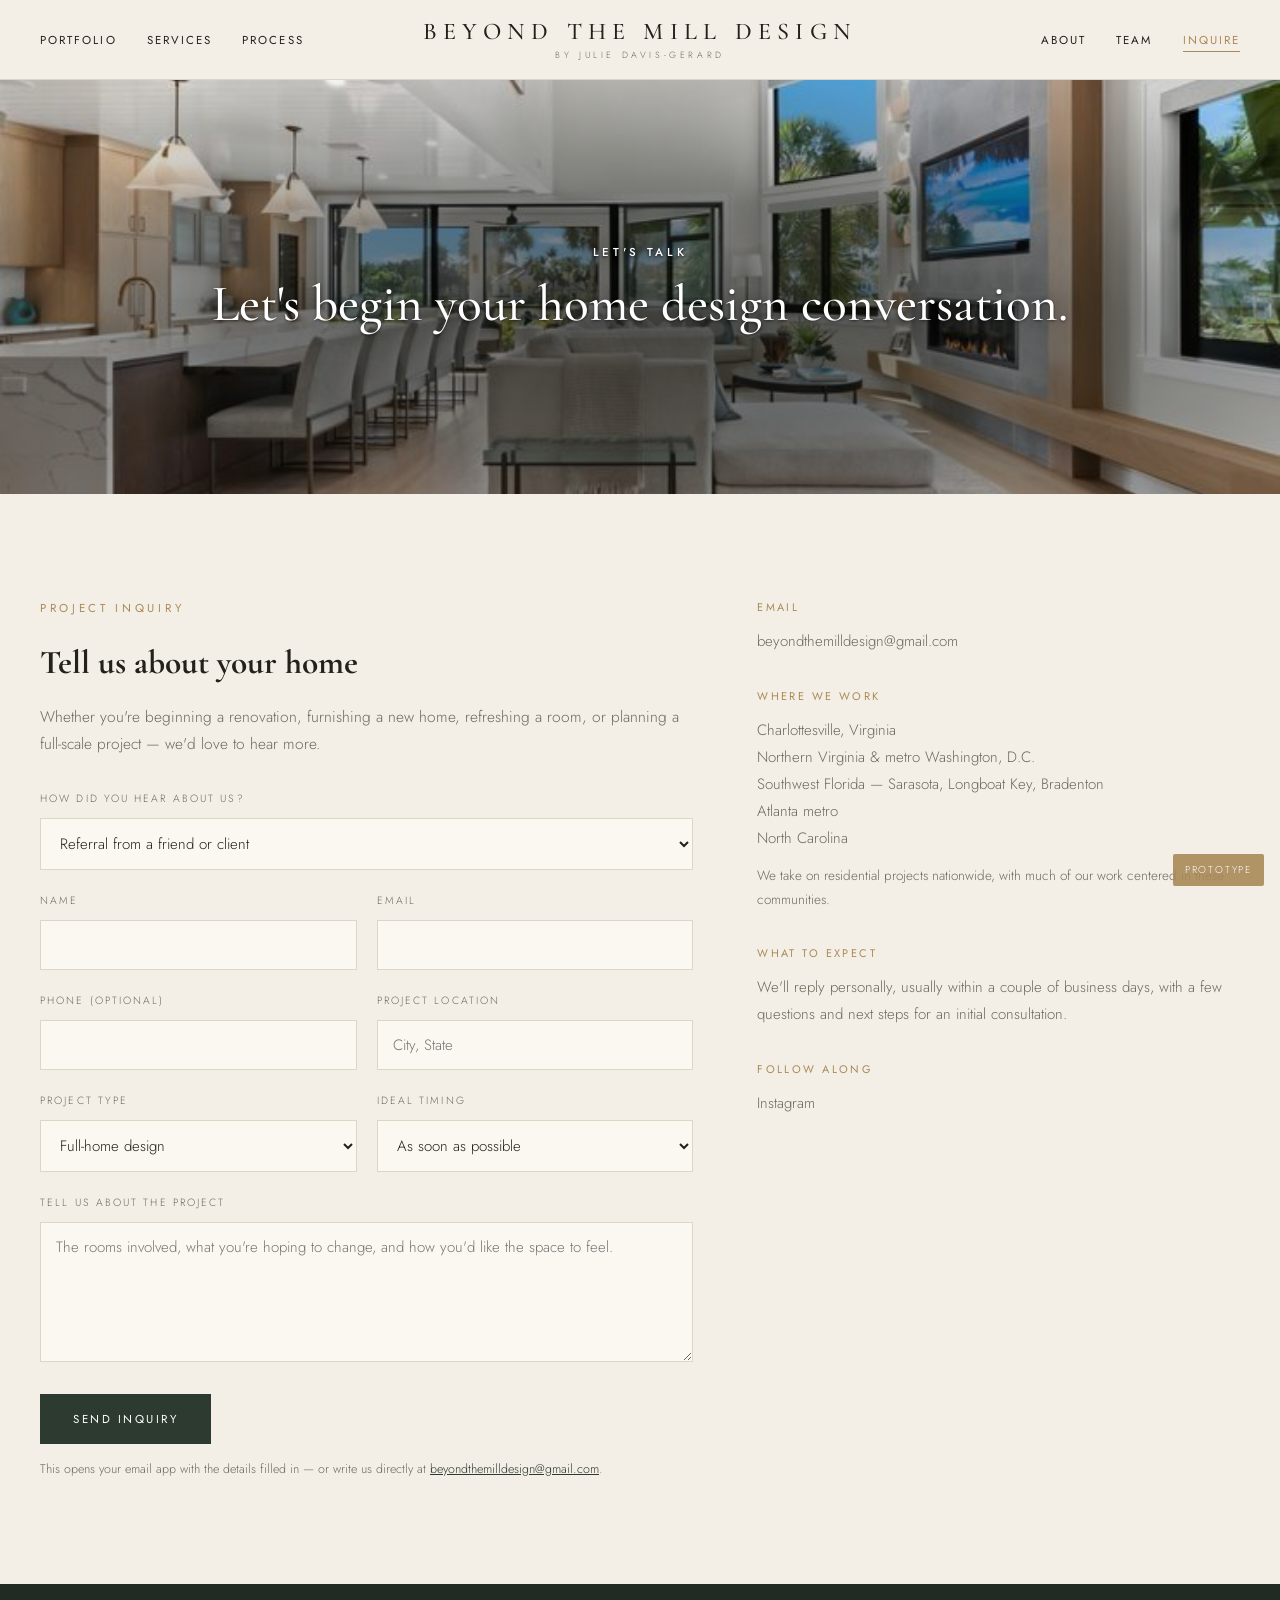
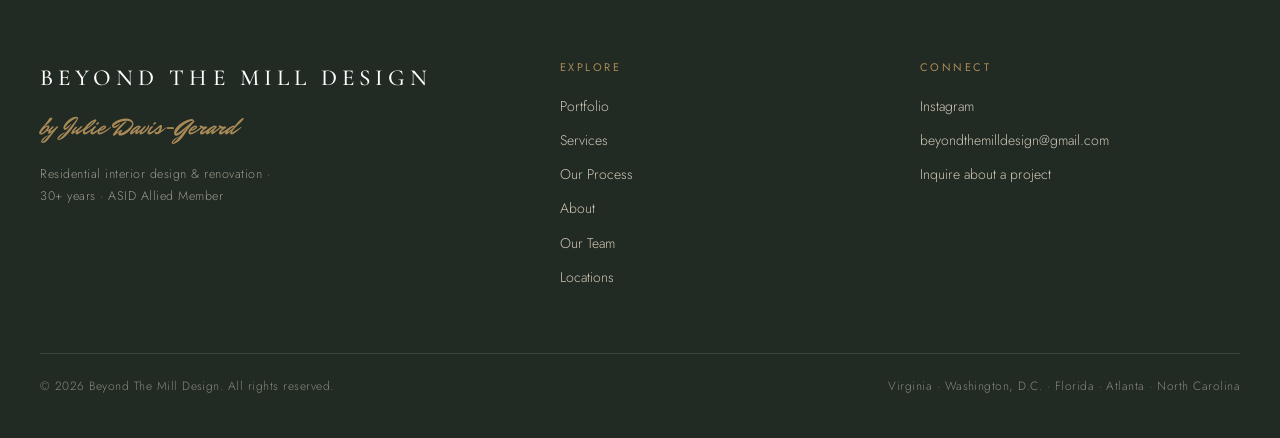
<file: contact.html>
<!DOCTYPE html>
<html lang="en">
<head>
<meta charset="utf-8" />
<meta name="viewport" content="width=device-width, initial-scale=1" />
<title>Inquire — Beyond The Mill Design</title>
<link rel="preconnect" href="https://fonts.googleapis.com">
<link rel="preconnect" href="https://fonts.gstatic.com" crossorigin>
<link href="https://fonts.googleapis.com/css2?family=Cormorant+Garamond:ital,wght@0,400;0,500;0,600;1,400;1,500&family=Jost:wght@300;400;500&family=Mr+Dafoe&display=swap" rel="stylesheet">
<link rel="stylesheet" href="styles.css">
</head>
<body>

<header>
  <nav class="nav">
    <ul>
      <li><a href="portfolio.html">Portfolio</a></li>
      <li><a href="services.html">Services</a></li>
      <li><a href="index.html#process">Process</a></li>
    </ul>
    <div class="brand"><a href="index.html">
      <div class="name">BEYOND THE MILL DESIGN</div>
      <div class="sub">by Julie Davis-Gerard</div>
    </a></div>
    <ul class="right">
      <li><a href="about.html">About</a></li>
      <li><a href="team.html">Team</a></li>
      <li><a class="inq active" href="contact.html">Inquire</a></li>
    </ul>
  </nav>
</header>

<div class="banner">
  <img src="img/welcome-1.jpg" alt="Open-concept living room and kitchen">
  <div class="scrim"></div>
  <div class="inner">
    <div class="eyebrow">Let's talk</div>
    <h1 class="serif">Let's begin your home design conversation.</h1>
  </div>
</div>

<section class="services">
  <div class="wrap">
    <div class="contact-grid">
      <div>
        <div class="eyebrow">Project inquiry</div>
        <h2 class="serif" style="font-size:clamp(26px,2.6vw,34px);margin:14px 0 10px">Tell us about your home</h2>
        <p style="color:var(--muted);font-size:15.5px;margin-bottom:32px">Whether you're beginning a renovation, furnishing a new home, refreshing a room, or planning a full-scale project — we'd love to hear more.</p>

        <form id="inquiry">
          <div class="field">
            <label for="heard">How did you hear about us?</label>
            <select id="heard" name="heard">
              <option>Referral from a friend or client</option>
              <option>Builder, architect, or trade partner</option>
              <option>Instagram</option>
              <option>Google or web search</option>
              <option>Publication or press</option>
              <option>Returning client</option>
              <option>Other</option>
            </select>
          </div>
          <div class="field-row">
            <div class="field">
              <label for="name">Name</label>
              <input id="name" name="name" type="text" required>
            </div>
            <div class="field">
              <label for="email">Email</label>
              <input id="email" name="email" type="email" required>
            </div>
          </div>
          <div class="field-row">
            <div class="field">
              <label for="phone">Phone (optional)</label>
              <input id="phone" name="phone" type="tel">
            </div>
            <div class="field">
              <label for="location">Project location</label>
              <input id="location" name="location" type="text" placeholder="City, State">
            </div>
          </div>
          <div class="field-row">
            <div class="field">
              <label for="type">Project type</label>
              <select id="type" name="type">
                <option>Full-home design</option>
                <option>Renovation or remodel</option>
                <option>Kitchen or bath</option>
                <option>Furnishings &amp; styling</option>
                <option>Custom millwork or furniture</option>
                <option>Not sure yet</option>
              </select>
            </div>
            <div class="field">
              <label for="timing">Ideal timing</label>
              <select id="timing" name="timing">
                <option>As soon as possible</option>
                <option>Within 3 months</option>
                <option>3–6 months</option>
                <option>6+ months / planning ahead</option>
              </select>
            </div>
          </div>
          <div class="field">
            <label for="message">Tell us about the project</label>
            <textarea id="message" name="message" placeholder="The rooms involved, what you're hoping to change, and how you'd like the space to feel."></textarea>
          </div>
          <button class="btn solid" type="submit">Send Inquiry</button>
          <p class="form-note">This opens your email app with the details filled in — or write us directly at <a href="mailto:beyondthemilldesign@gmail.com" style="color:var(--ever)">beyondthemilldesign@gmail.com</a>.</p>
        </form>
      </div>

      <div>
        <div class="info-block">
          <h4>Email</h4>
          <a href="mailto:beyondthemilldesign@gmail.com">beyondthemilldesign@gmail.com</a>
        </div>
        <div class="info-block">
          <h4>Where we work</h4>
          <p>Charlottesville, Virginia</p>
          <p>Northern Virginia &amp; metro Washington, D.C.</p>
          <p>Southwest Florida — Sarasota, Longboat Key, Bradenton</p>
          <p>Atlanta metro</p>
          <p>North Carolina</p>
          <p style="margin-top:12px;font-size:13.5px">We take on residential projects nationwide, with much of our work centered in these communities.</p>
        </div>
        <div class="info-block">
          <h4>What to expect</h4>
          <p>We'll reply personally, usually within a couple of business days, with a few questions and next steps for an initial consultation.</p>
        </div>
        <div class="info-block">
          <h4>Follow along</h4>
          <a href="#">Instagram</a>
        </div>
      </div>
    </div>
  </div>
</section>

<footer>
  <div class="fgrid">
    <div>
      <div class="name">BEYOND THE MILL DESIGN</div>
      <div class="by">by Julie Davis-Gerard</div>
      <div class="tag">Residential interior design &amp; renovation · 30+ years · ASID Allied Member</div>
    </div>
    <div>
      <h4>Explore</h4>
      <a href="portfolio.html">Portfolio</a>
      <a href="services.html">Services</a>
      <a href="index.html#process">Our Process</a>
      <a href="about.html">About</a>
      <a href="team.html">Our Team</a>
      <a href="index.html#locations">Locations</a>
    </div>
    <div>
      <h4>Connect</h4>
      <a href="#">Instagram</a>
      <a href="mailto:beyondthemilldesign@gmail.com">beyondthemilldesign@gmail.com</a>
      <a href="contact.html">Inquire about a project</a>
    </div>
  </div>
  <div class="fbar">
    <span>© 2026 Beyond The Mill Design. All rights reserved.</span>
    <span>Virginia · Washington, D.C. · Florida · Atlanta · North Carolina</span>
  </div>
</footer>

<div class="badge">Prototype</div>

<script>
document.getElementById('inquiry').addEventListener('submit', function(e){
  e.preventDefault();
  var v = function(id){ return (document.getElementById(id).value || '').trim(); };
  var body = [
    'How they heard about us: ' + v('heard'),
    'Name: ' + v('name'),
    'Email: ' + v('email'),
    'Phone: ' + v('phone'),
    'Project location: ' + v('location'),
    'Project type: ' + v('type'),
    'Ideal timing: ' + v('timing'),
    '',
    'About the project:',
    v('message')
  ].join('\n');
  window.location.href = 'mailto:beyondthemilldesign@gmail.com'
    + '?subject=' + encodeURIComponent('Project inquiry — ' + (v('name') || 'Website'))
    + '&body=' + encodeURIComponent(body);
});
</script>

</body>
</html>
</file>
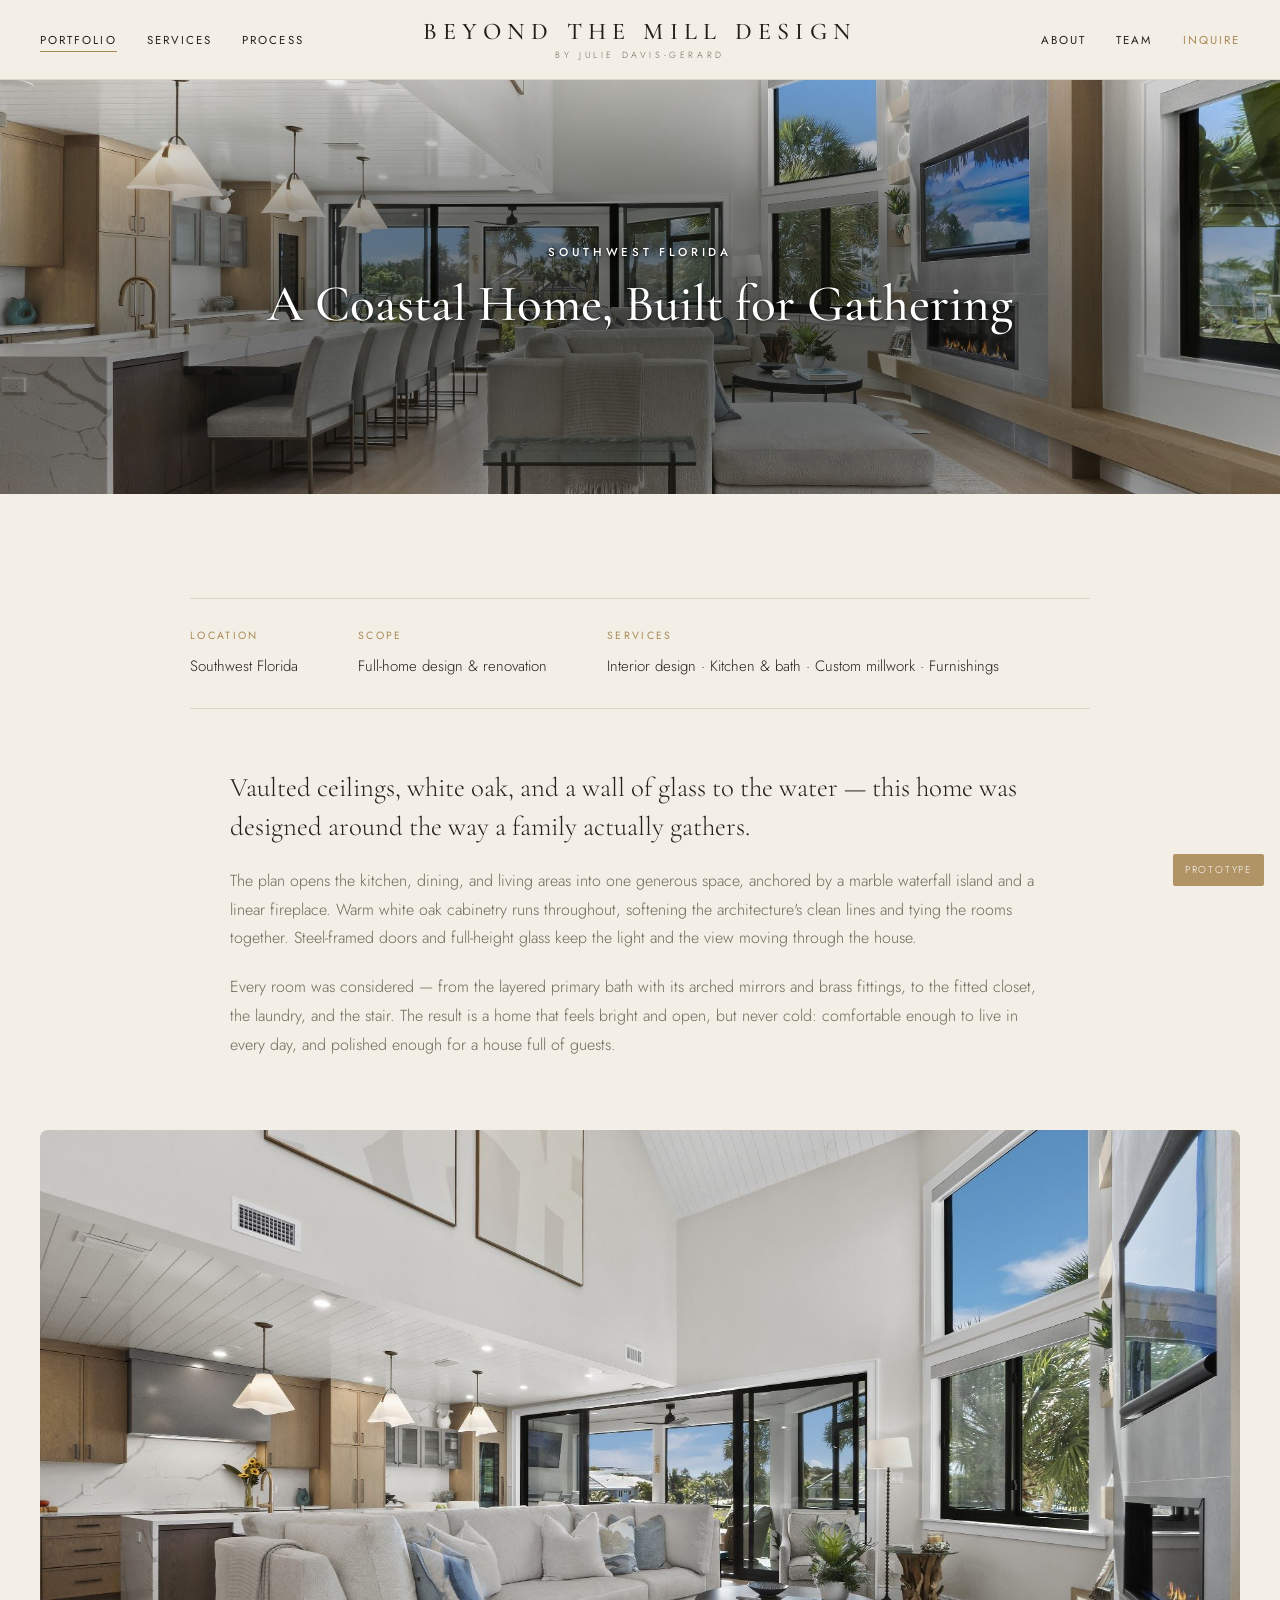
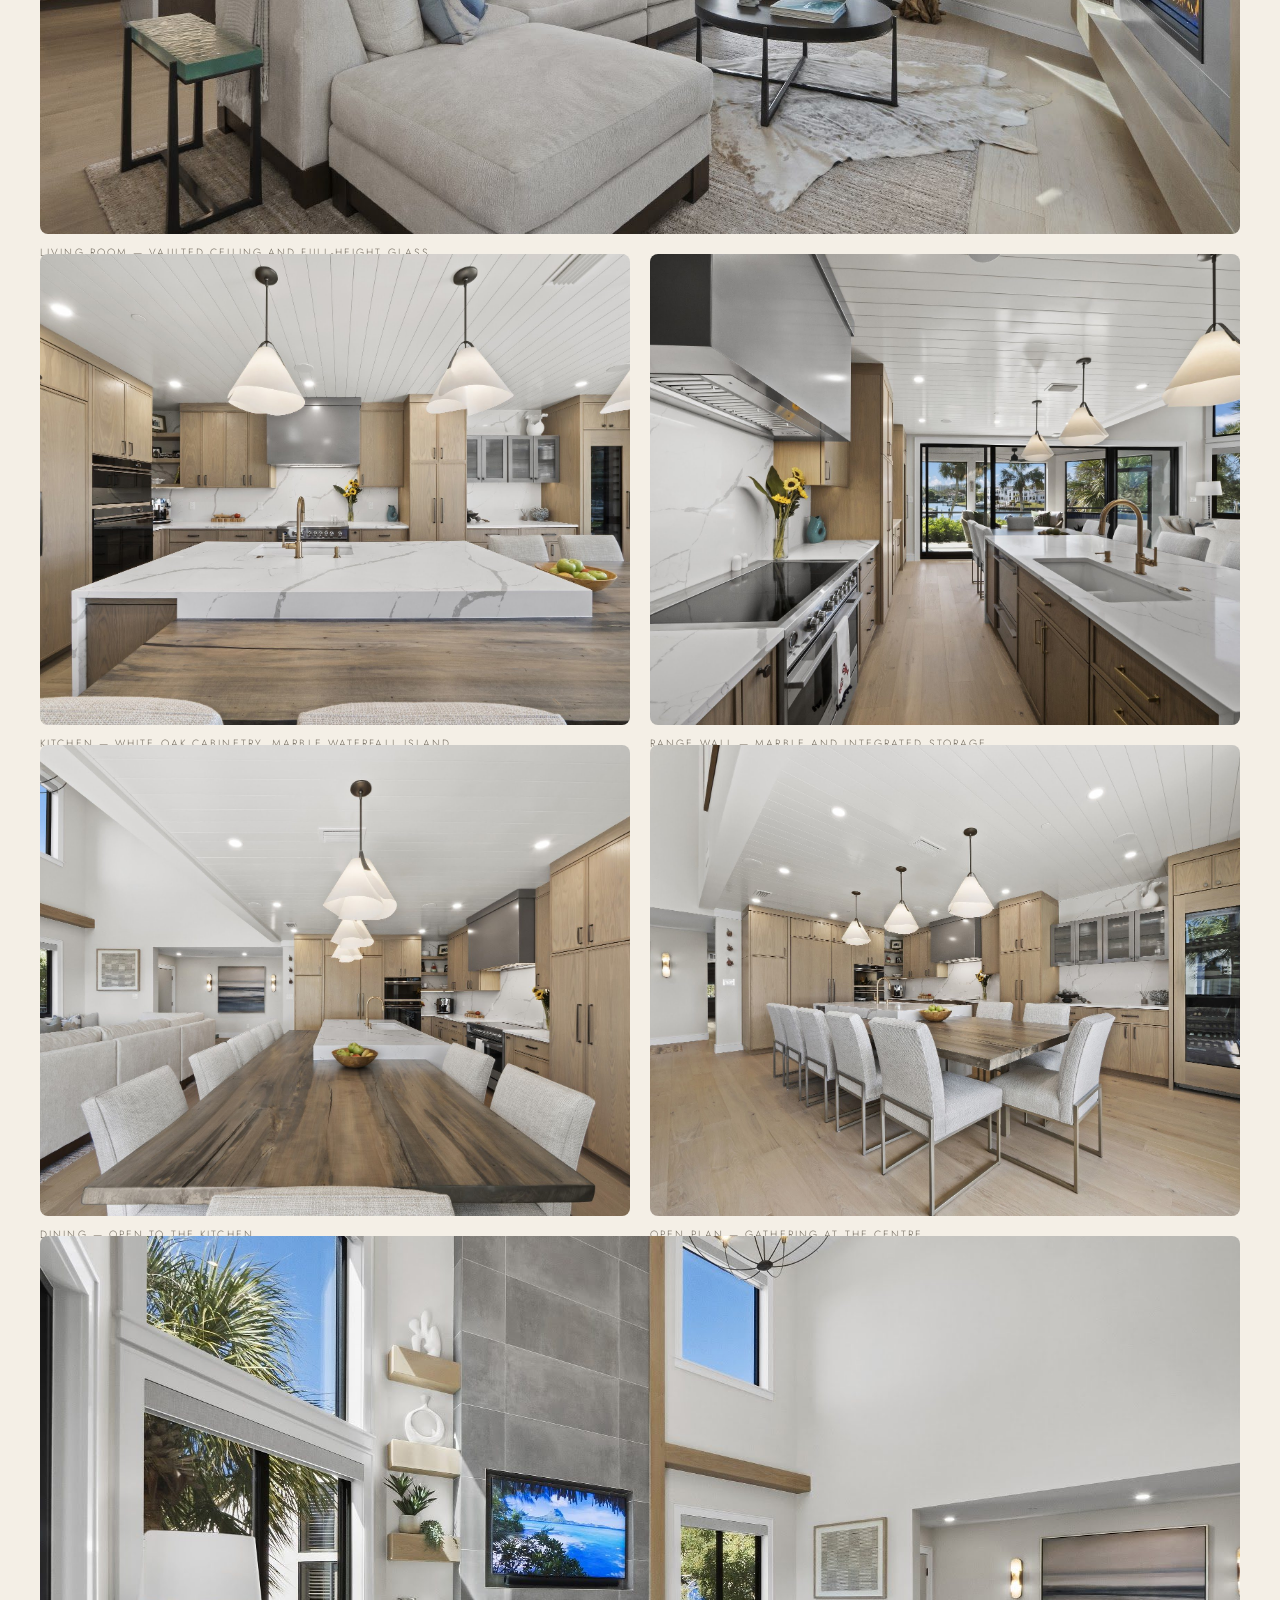
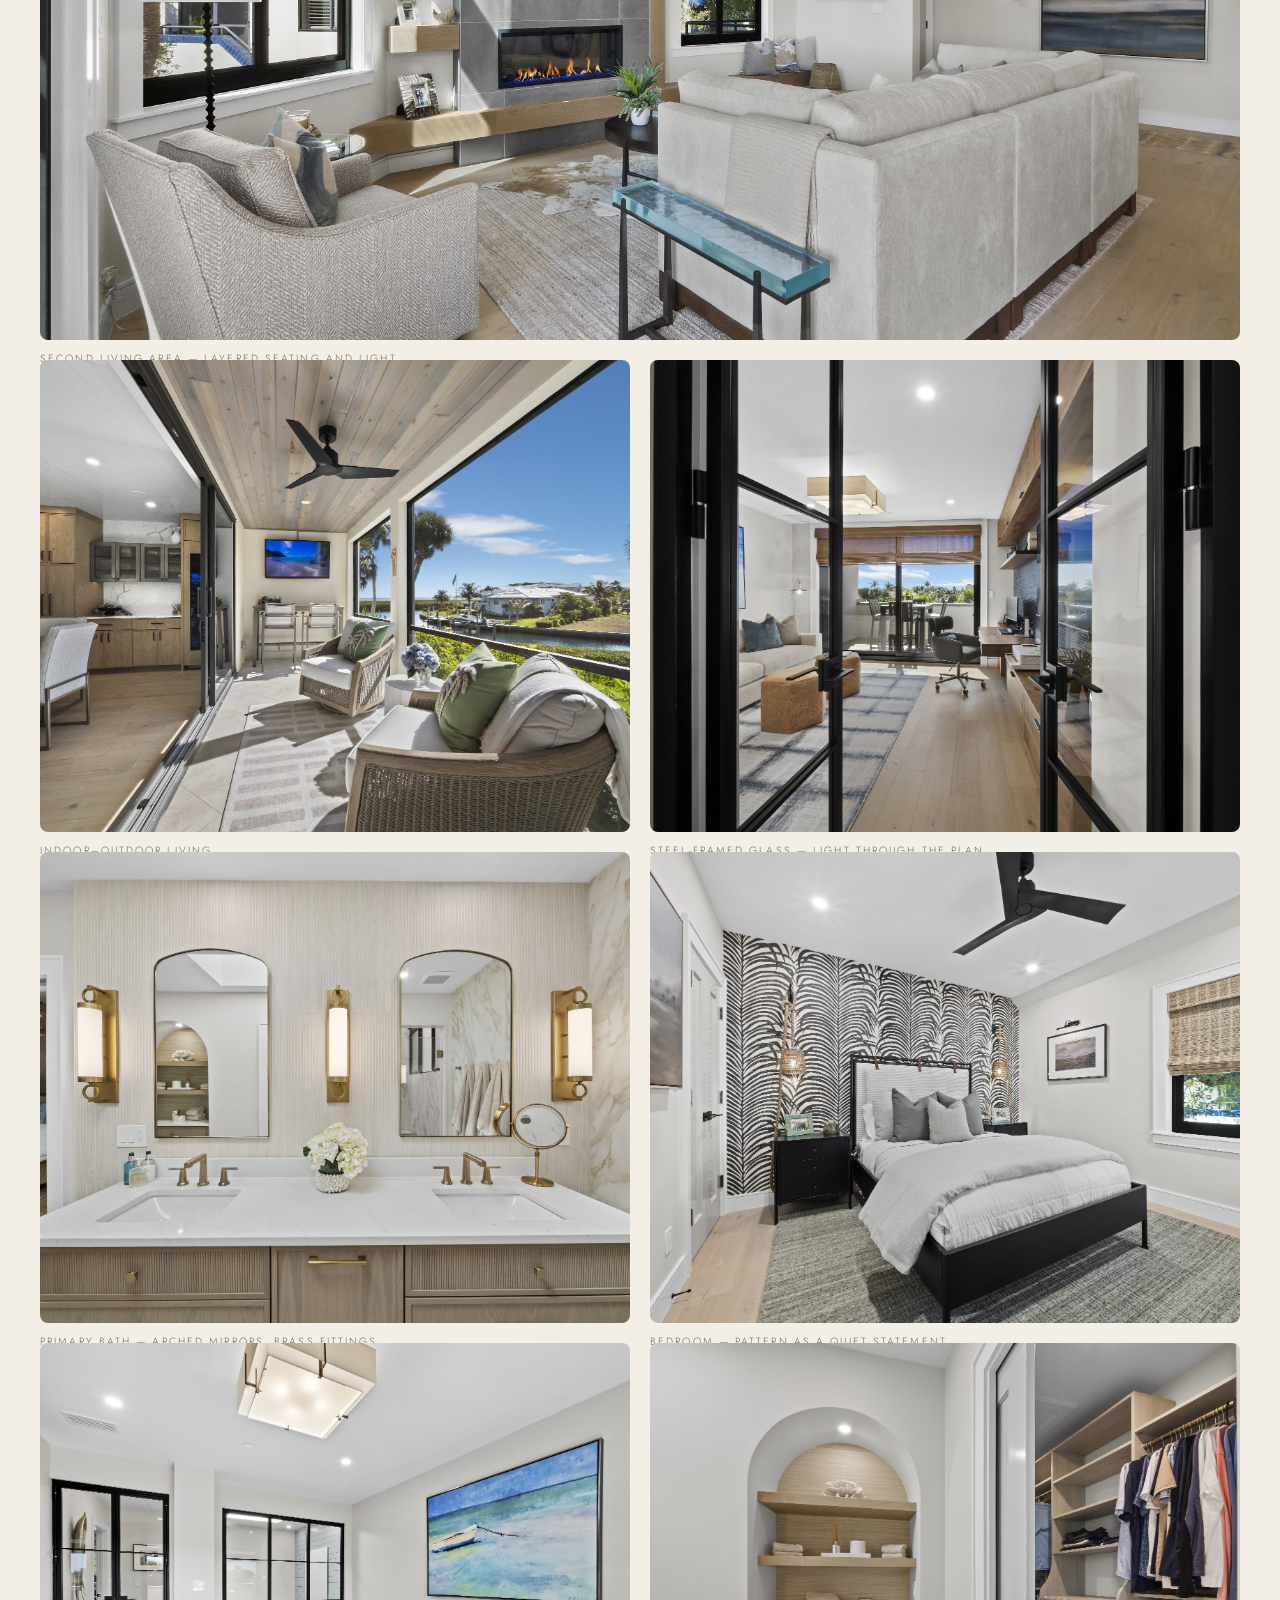
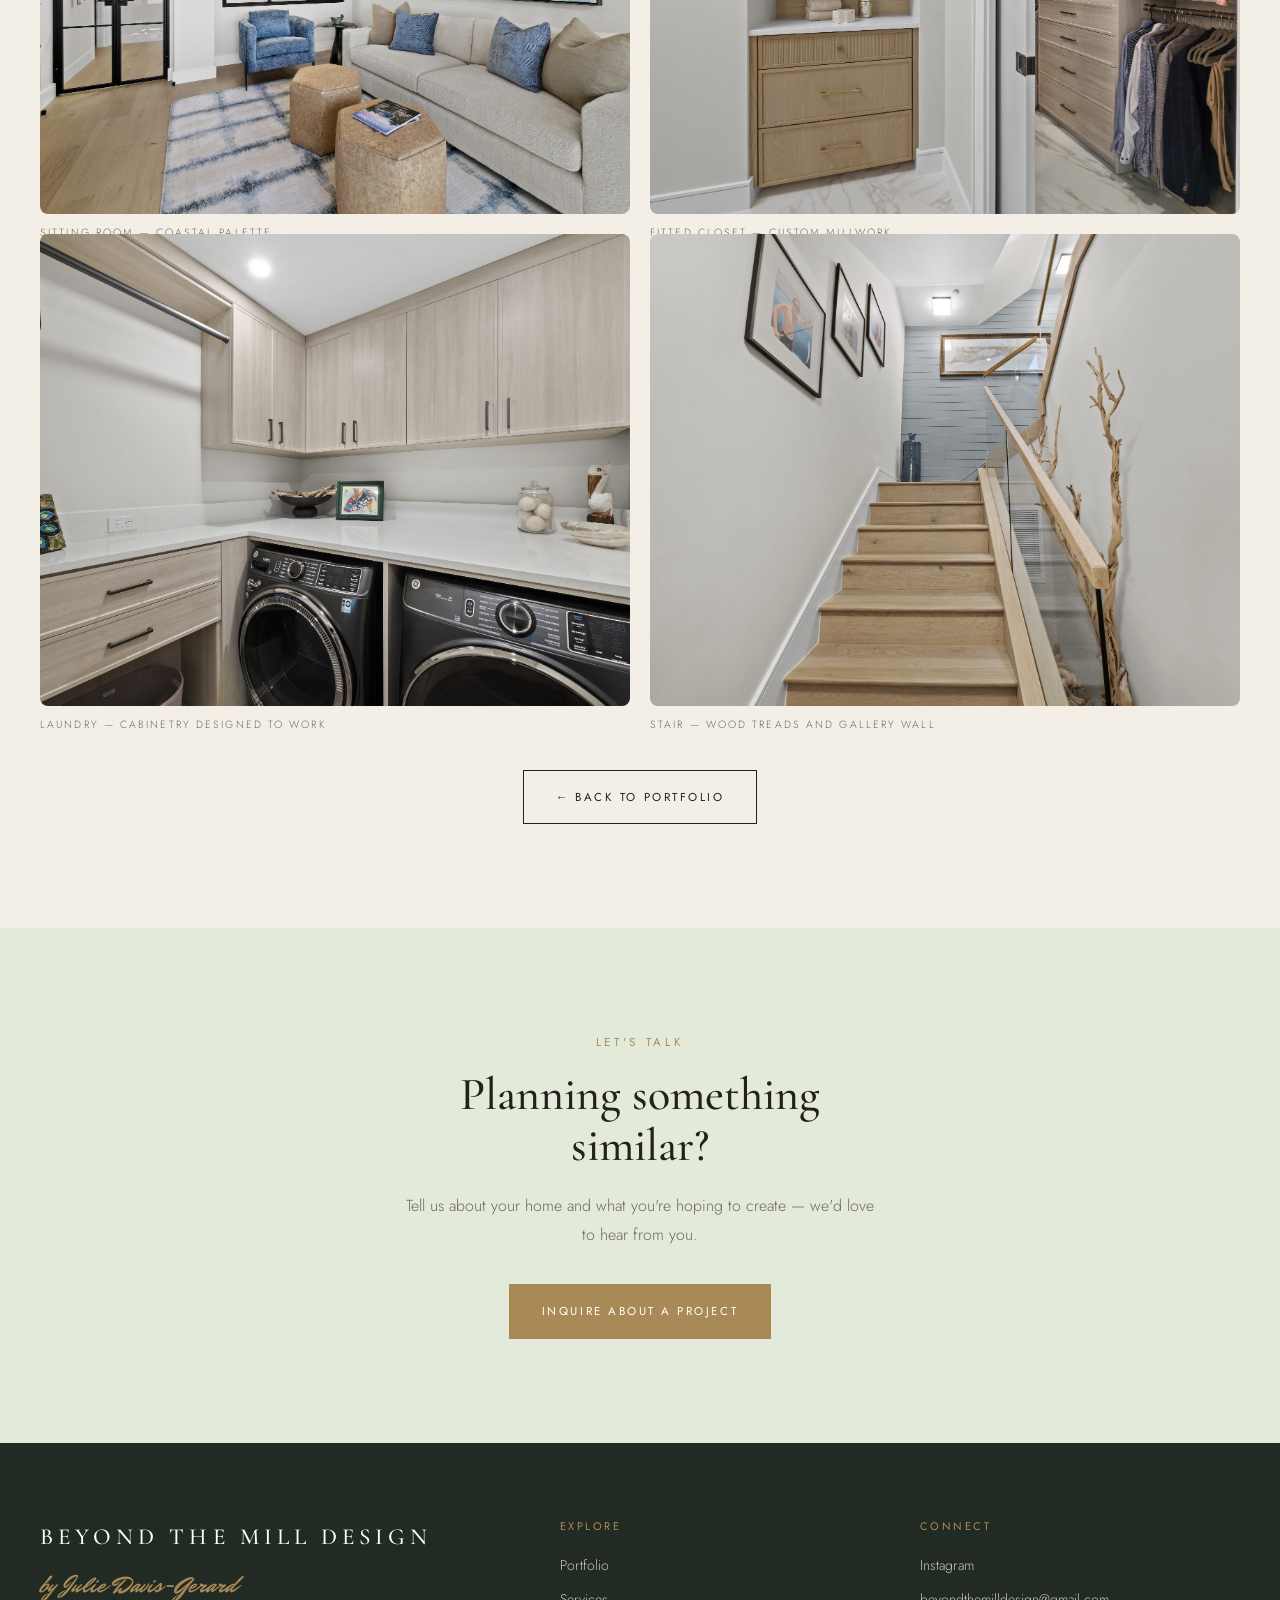
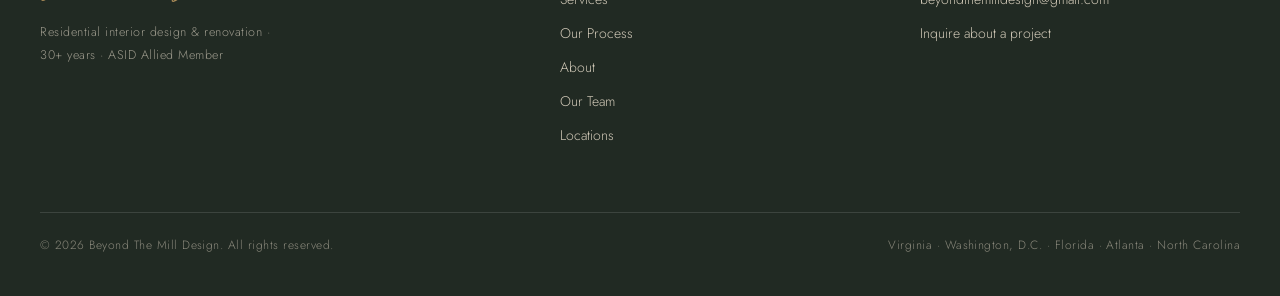
<file: florida-project.html>
<!DOCTYPE html>
<html lang="en">
<head>
<meta charset="utf-8" />
<meta name="viewport" content="width=device-width, initial-scale=1" />
<title>Southwest Florida Coastal Home — Beyond The Mill Design</title>
<link rel="preconnect" href="https://fonts.googleapis.com">
<link rel="preconnect" href="https://fonts.gstatic.com" crossorigin>
<link href="https://fonts.googleapis.com/css2?family=Cormorant+Garamond:ital,wght@0,400;0,500;0,600;1,400;1,500&family=Jost:wght@300;400;500&family=Mr+Dafoe&display=swap" rel="stylesheet">
<link rel="stylesheet" href="styles.css">
</head>
<body>

<header>
  <nav class="nav">
    <ul>
      <li><a class="active" href="portfolio.html">Portfolio</a></li>
      <li><a href="services.html">Services</a></li>
      <li><a href="index.html#process">Process</a></li>
    </ul>
    <div class="brand"><a href="index.html">
      <div class="name">BEYOND THE MILL DESIGN</div>
      <div class="sub">by Julie Davis-Gerard</div>
    </a></div>
    <ul class="right">
      <li><a href="about.html">About</a></li>
      <li><a href="team.html">Team</a></li>
      <li><a class="inq" href="contact.html">Inquire</a></li>
    </ul>
  </nav>
</header>

<div class="banner">
  <img src="img/florida/hero.jpg" alt="Open-concept living and kitchen with vaulted ceiling and water views">
  <div class="scrim"></div>
  <div class="inner">
    <div class="eyebrow">Southwest Florida</div>
    <h1 class="serif">A Coastal Home, Built for Gathering</h1>
  </div>
</div>

<section class="services">
  <div class="wrap">
    <div class="proj-meta">
      <div><h4>Location</h4><p>Southwest Florida</p></div>
      <div><h4>Scope</h4><p>Full-home design &amp; renovation</p></div>
      <div><h4>Services</h4><p>Interior design · Kitchen &amp; bath · Custom millwork · Furnishings</p></div>
    </div>

    <div class="narrow prose" style="margin-bottom:70px">
      <p class="lead-in">Vaulted ceilings, white oak, and a wall of glass to the water — this home was designed around the way a family actually gathers.</p>
      <p>The plan opens the kitchen, dining, and living areas into one generous space, anchored by a marble waterfall island and a linear fireplace. Warm white oak cabinetry runs throughout, softening the architecture's clean lines and tying the rooms together. Steel-framed doors and full-height glass keep the light and the view moving through the house.</p>
      <p>Every room was considered — from the layered primary bath with its arched mirrors and brass fittings, to the fitted closet, the laundry, and the stair. The result is a home that feels bright and open, but never cold: comfortable enough to live in every day, and polished enough for a house full of guests.</p>
    </div>

    <div class="gallery">
      <figure class="full">
        <img src="img/florida/living-1.jpg" alt="Living room with sectional, fireplace, and vaulted ceiling">
        <figcaption>Living room — vaulted ceiling and full-height glass</figcaption>
      </figure>
      <figure>
        <img src="img/florida/kitchen-oak.jpg" alt="White oak kitchen with marble waterfall island">
        <figcaption>Kitchen — white oak cabinetry, marble waterfall island</figcaption>
      </figure>
      <figure>
        <img src="img/florida/kitchen-range.jpg" alt="Kitchen range wall with marble backsplash">
        <figcaption>Range wall — marble and integrated storage</figcaption>
      </figure>
      <figure>
        <img src="img/florida/dining-kitchen.jpg" alt="Dining area open to the kitchen">
        <figcaption>Dining — open to the kitchen</figcaption>
      </figure>
      <figure>
        <img src="img/florida/dining-wide.jpg" alt="Wide view of dining and kitchen">
        <figcaption>Open plan — gathering at the centre</figcaption>
      </figure>
      <figure class="full">
        <img src="img/florida/living-2.jpg" alt="Second living area with fireplace and windows">
        <figcaption>Second living area — layered seating and light</figcaption>
      </figure>
      <figure>
        <img src="img/florida/indoor-outdoor.jpg" alt="Indoor outdoor living with water view">
        <figcaption>Indoor–outdoor living</figcaption>
      </figure>
      <figure>
        <img src="img/florida/steel-doors.jpg" alt="Steel-framed glass doors">
        <figcaption>Steel-framed glass — light through the plan</figcaption>
      </figure>
      <figure>
        <img src="img/florida/bath-vanity.jpg" alt="Primary bath double vanity with arched mirrors">
        <figcaption>Primary bath — arched mirrors, brass fittings</figcaption>
      </figure>
      <figure>
        <img src="img/florida/bedroom.jpg" alt="Bedroom with patterned feature wall">
        <figcaption>Bedroom — pattern as a quiet statement</figcaption>
      </figure>
      <figure>
        <img src="img/florida/living-blue.jpg" alt="Sitting room with coastal art">
        <figcaption>Sitting room — coastal palette</figcaption>
      </figure>
      <figure>
        <img src="img/florida/closet.jpg" alt="Fitted walk-in closet with custom millwork">
        <figcaption>Fitted closet — custom millwork</figcaption>
      </figure>
      <figure>
        <img src="img/florida/laundry.jpg" alt="Laundry room with custom cabinetry">
        <figcaption>Laundry — cabinetry designed to work</figcaption>
      </figure>
      <figure>
        <img src="img/florida/stair.jpg" alt="Staircase with wood treads and gallery wall">
        <figcaption>Stair — wood treads and gallery wall</figcaption>
      </figure>
    </div>

    <div class="center" style="margin-top:64px"><a class="btn" href="portfolio.html">← Back to portfolio</a></div>
  </div>
</section>

<section class="cta">
  <div class="wrap">
    <div class="eyebrow">Let's talk</div>
    <h2 class="serif">Planning something similar?</h2>
    <p>Tell us about your home and what you're hoping to create — we'd love to hear from you.</p>
    <a class="btn fill" href="contact.html">Inquire About a Project</a>
  </div>
</section>

<footer>
  <div class="fgrid">
    <div>
      <div class="name">BEYOND THE MILL DESIGN</div>
      <div class="by">by Julie Davis-Gerard</div>
      <div class="tag">Residential interior design &amp; renovation · 30+ years · ASID Allied Member</div>
    </div>
    <div>
      <h4>Explore</h4>
      <a href="portfolio.html">Portfolio</a>
      <a href="services.html">Services</a>
      <a href="index.html#process">Our Process</a>
      <a href="about.html">About</a>
      <a href="team.html">Our Team</a>
      <a href="index.html#locations">Locations</a>
    </div>
    <div>
      <h4>Connect</h4>
      <a href="#">Instagram</a>
      <a href="mailto:beyondthemilldesign@gmail.com">beyondthemilldesign@gmail.com</a>
      <a href="contact.html">Inquire about a project</a>
    </div>
  </div>
  <div class="fbar">
    <span>© 2026 Beyond The Mill Design. All rights reserved.</span>
    <span>Virginia · Washington, D.C. · Florida · Atlanta · North Carolina</span>
  </div>
</footer>

<div class="badge">Prototype</div>

</body>
</html>
</file>
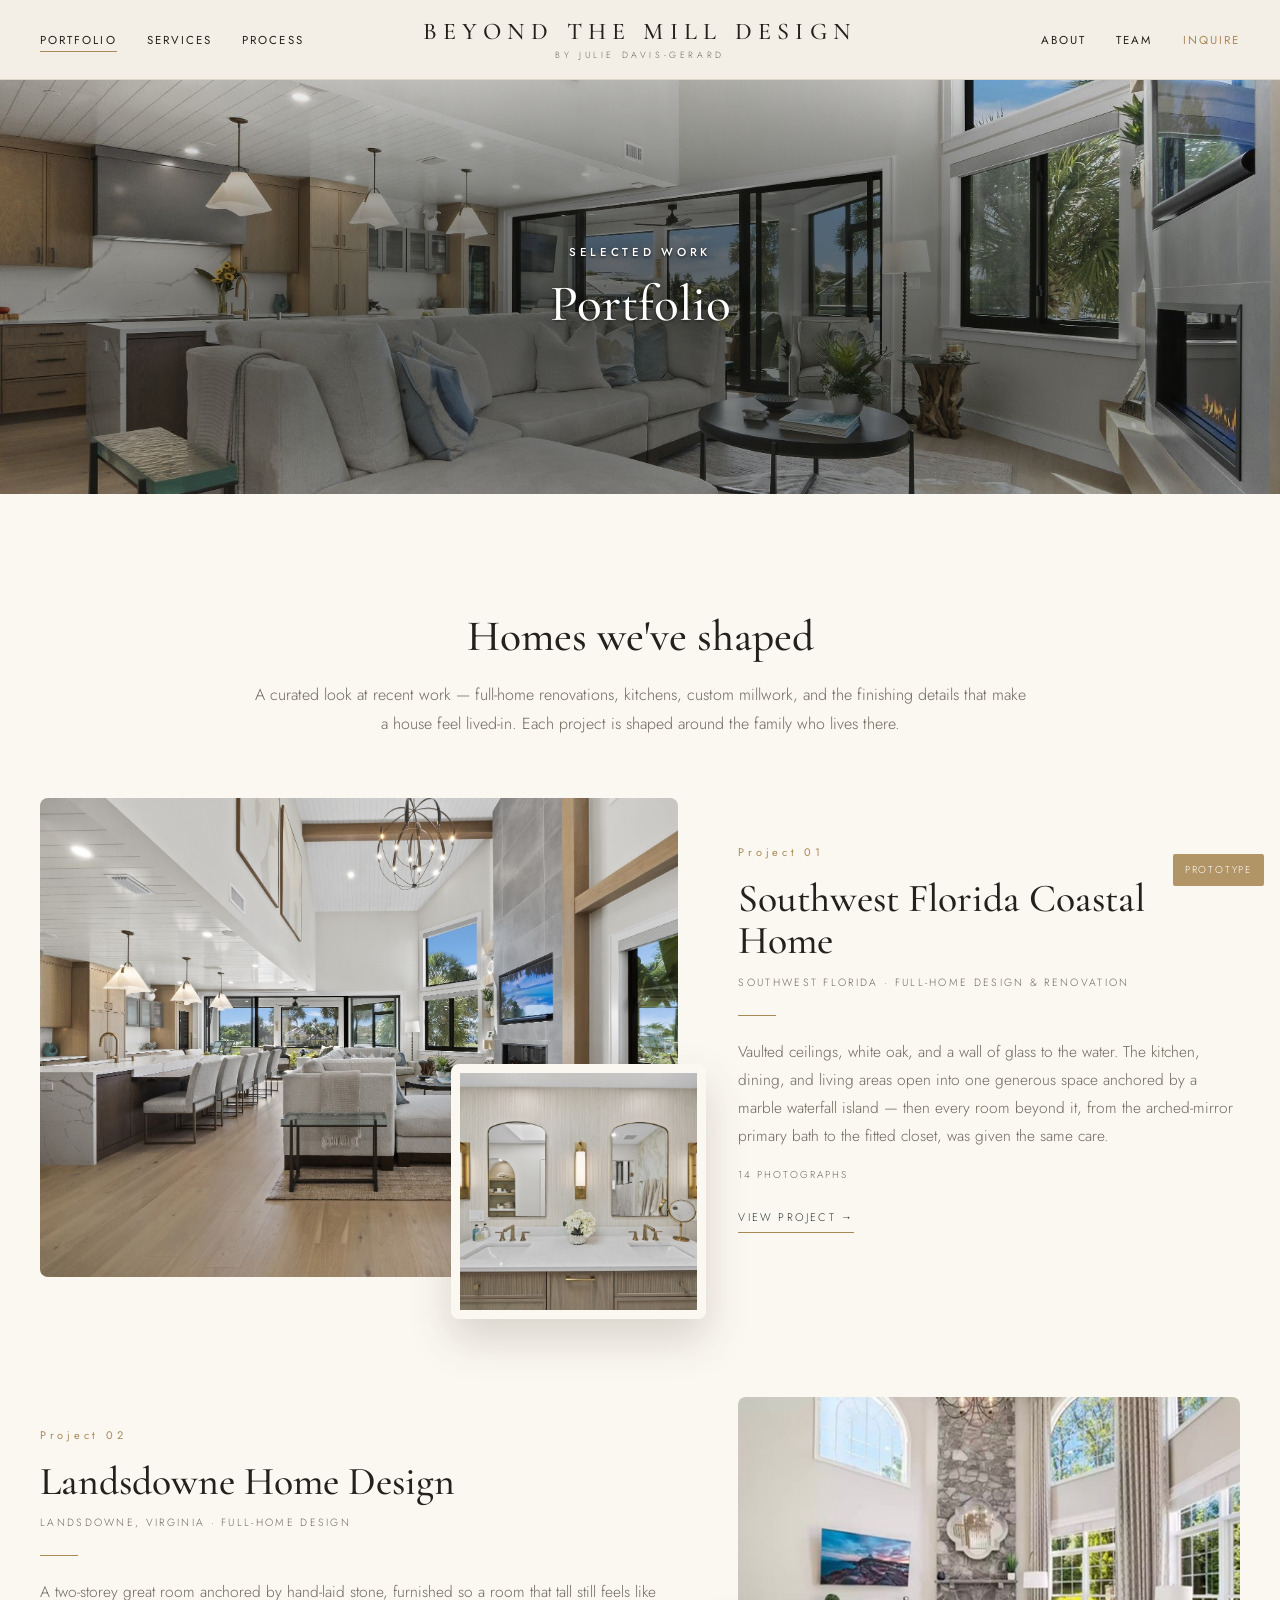
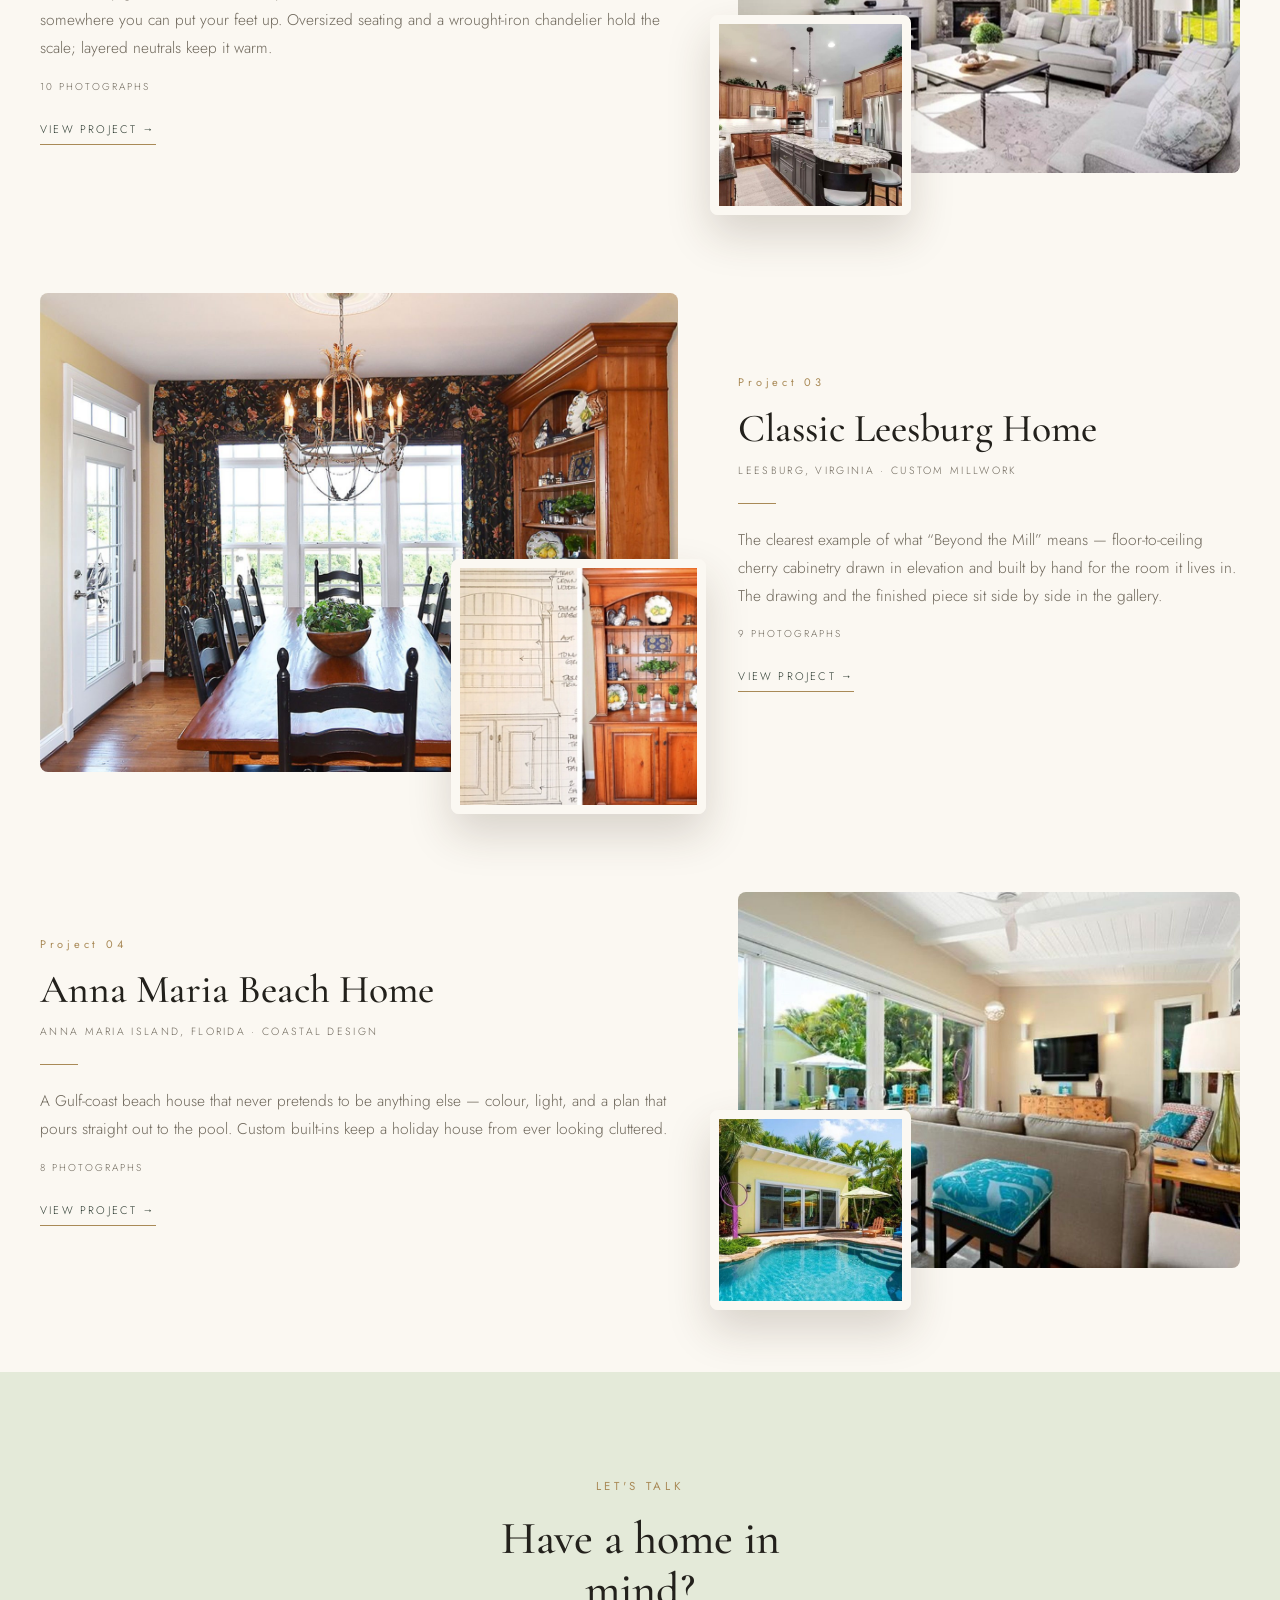
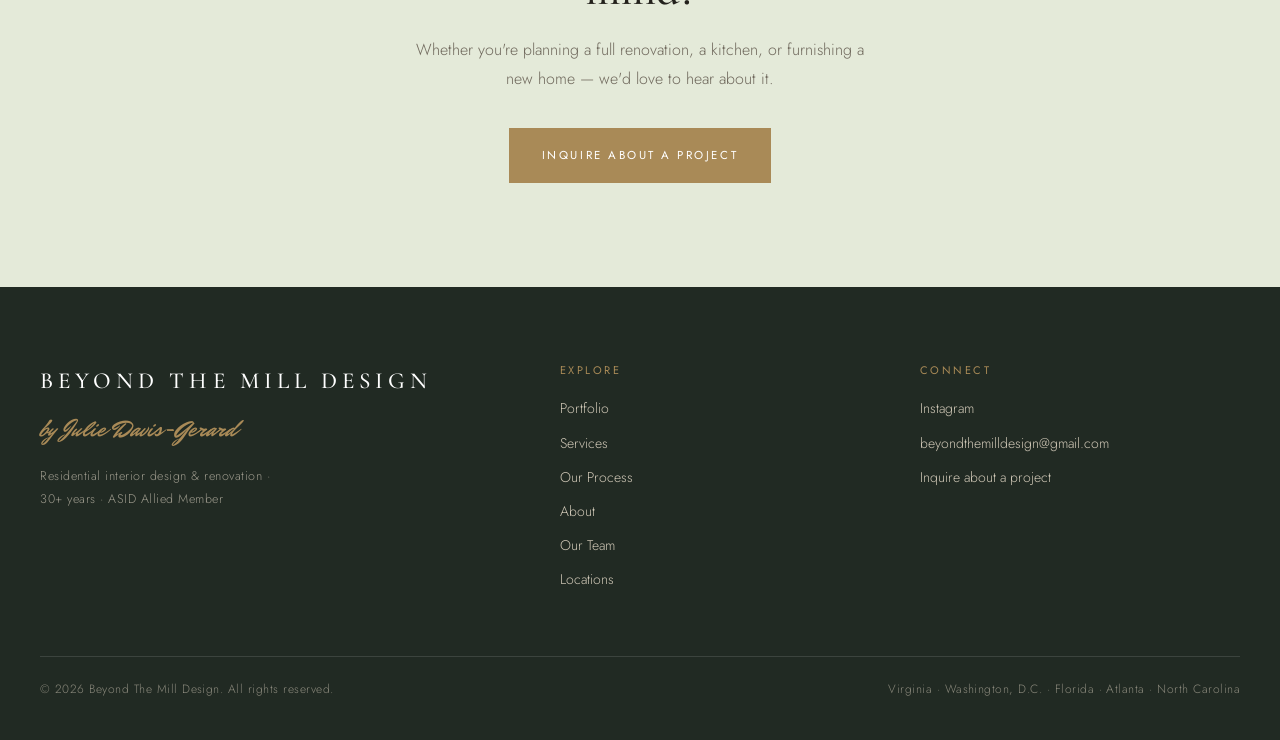
<file: portfolio.html>
<!DOCTYPE html>
<html lang="en">
<head>
<meta charset="utf-8" />
<meta name="viewport" content="width=device-width, initial-scale=1" />
<title>Portfolio — Beyond The Mill Design</title>
<link rel="preconnect" href="https://fonts.googleapis.com">
<link rel="preconnect" href="https://fonts.gstatic.com" crossorigin>
<link href="https://fonts.googleapis.com/css2?family=Cormorant+Garamond:ital,wght@0,400;0,500;0,600;1,400;1,500&family=Jost:wght@300;400;500&family=Mr+Dafoe&display=swap" rel="stylesheet">
<link rel="stylesheet" href="styles.css">
</head>
<body>

<header>
  <nav class="nav">
    <ul>
      <li><a class="active" href="portfolio.html">Portfolio</a></li>
      <li><a href="services.html">Services</a></li>
      <li><a href="index.html#process">Process</a></li>
    </ul>
    <div class="brand"><a href="index.html">
      <div class="name">BEYOND THE MILL DESIGN</div>
      <div class="sub">by Julie Davis-Gerard</div>
    </a></div>
    <ul class="right">
      <li><a href="about.html">About</a></li>
      <li><a href="team.html">Team</a></li>
      <li><a class="inq" href="contact.html">Inquire</a></li>
    </ul>
  </nav>
</header>

<div class="banner">
  <img src="img/florida/living-1.jpg" alt="Living room with vaulted ceiling">
  <div class="scrim"></div>
  <div class="inner">
    <div class="eyebrow">Selected work</div>
    <h1 class="serif">Portfolio</h1>
  </div>
</div>

<section class="featured">
  <div class="wrap">
    <div class="sec-head">
      <h2 class="serif">Homes we've shaped</h2>
      <p>A curated look at recent work &mdash; full-home renovations, kitchens, custom millwork, and the finishing details that make a house feel lived-in. Each project is shaped around the family who lives there.</p>
    </div>
    <div class="proj-list">
      <a class="proj-item" href="florida-project.html">
        <div class="proj-media">
          <div class="main"><img src="img/florida/hero.jpg" alt="Southwest Florida Coastal Home"></div>
          <div class="inset"><img src="img/florida/bath-vanity.jpg" alt="Southwest Florida Coastal Home detail"></div>
        </div>
        <div class="proj-text">
          <div class="proj-num">Project 01</div>
          <h3 class="serif">Southwest Florida Coastal Home</h3>
          <div class="meta">Southwest Florida &middot; Full-home design &amp; renovation</div>
          <div class="rule-sm"></div>
          <p class="desc">Vaulted ceilings, white oak, and a wall of glass to the water. The kitchen, dining, and living areas open into one generous space anchored by a marble waterfall island &mdash; then every room beyond it, from the arched-mirror primary bath to the fitted closet, was given the same care.</p>
          <div class="count">14 photographs</div>
          <span class="more">View project &rarr;</span>
        </div>
      </a>
      <a class="proj-item flip" href="project-landsdowne.html">
        <div class="proj-media">
          <div class="main"><img src="img/projects/landsdowne/00.jpg" alt="Landsdowne Home Design"></div>
          <div class="inset"><img src="img/projects/landsdowne/06.jpg" alt="Landsdowne Home Design detail"></div>
        </div>
        <div class="proj-text">
          <div class="proj-num">Project 02</div>
          <h3 class="serif">Landsdowne Home Design</h3>
          <div class="meta">Landsdowne, Virginia &middot; Full-home design</div>
          <div class="rule-sm"></div>
          <p class="desc">A two-storey great room anchored by hand-laid stone, furnished so a room that tall still feels like somewhere you can put your feet up. Oversized seating and a wrought-iron chandelier hold the scale; layered neutrals keep it warm.</p>
          <div class="count">10 photographs</div>
          <span class="more">View project &rarr;</span>
        </div>
      </a>
      <a class="proj-item" href="project-leesburg.html">
        <div class="proj-media">
          <div class="main"><img src="img/projects/leesburg/03.jpg" alt="Classic Leesburg Home"></div>
          <div class="inset"><img src="img/projects/leesburg/02.jpg" alt="Classic Leesburg Home detail"></div>
        </div>
        <div class="proj-text">
          <div class="proj-num">Project 03</div>
          <h3 class="serif">Classic Leesburg Home</h3>
          <div class="meta">Leesburg, Virginia &middot; Custom millwork</div>
          <div class="rule-sm"></div>
          <p class="desc">The clearest example of what &ldquo;Beyond the Mill&rdquo; means &mdash; floor-to-ceiling cherry cabinetry drawn in elevation and built by hand for the room it lives in. The drawing and the finished piece sit side by side in the gallery.</p>
          <div class="count">9 photographs</div>
          <span class="more">View project &rarr;</span>
        </div>
      </a>
      <a class="proj-item flip" href="project-anna-maria.html">
        <div class="proj-media">
          <div class="main"><img src="img/projects/annamaria/00.jpg" alt="Anna Maria Beach Home"></div>
          <div class="inset"><img src="img/projects/annamaria/06.jpg" alt="Anna Maria Beach Home detail"></div>
        </div>
        <div class="proj-text">
          <div class="proj-num">Project 04</div>
          <h3 class="serif">Anna Maria Beach Home</h3>
          <div class="meta">Anna Maria Island, Florida &middot; Coastal design</div>
          <div class="rule-sm"></div>
          <p class="desc">A Gulf-coast beach house that never pretends to be anything else &mdash; colour, light, and a plan that pours straight out to the pool. Custom built-ins keep a holiday house from ever looking cluttered.</p>
          <div class="count">8 photographs</div>
          <span class="more">View project &rarr;</span>
        </div>
      </a>
    </div>
  </div>
</section>

<section class="cta">
  <div class="wrap">
    <div class="eyebrow">Let's talk</div>
    <h2 class="serif">Have a home in mind?</h2>
    <p>Whether you're planning a full renovation, a kitchen, or furnishing a new home &mdash; we'd love to hear about it.</p>
    <a class="btn fill" href="contact.html">Inquire About a Project</a>
  </div>
</section>

<footer>
  <div class="fgrid">
    <div>
      <div class="name">BEYOND THE MILL DESIGN</div>
      <div class="by">by Julie Davis-Gerard</div>
      <div class="tag">Residential interior design &amp; renovation &middot; 30+ years &middot; ASID Allied Member</div>
    </div>
    <div>
      <h4>Explore</h4>
      <a href="portfolio.html">Portfolio</a>
      <a href="services.html">Services</a>
      <a href="index.html#process">Our Process</a>
      <a href="about.html">About</a>
      <a href="team.html">Our Team</a>
      <a href="index.html#locations">Locations</a>
    </div>
    <div>
      <h4>Connect</h4>
      <a href="#">Instagram</a>
      <a href="mailto:beyondthemilldesign@gmail.com">beyondthemilldesign@gmail.com</a>
      <a href="contact.html">Inquire about a project</a>
    </div>
  </div>
  <div class="fbar">
    <span>&copy; 2026 Beyond The Mill Design. All rights reserved.</span>
    <span>Virginia &middot; Washington, D.C. &middot; Florida &middot; Atlanta &middot; North Carolina</span>
  </div>
</footer>

<div class="badge">Prototype</div>

</body>
</html>
</file>
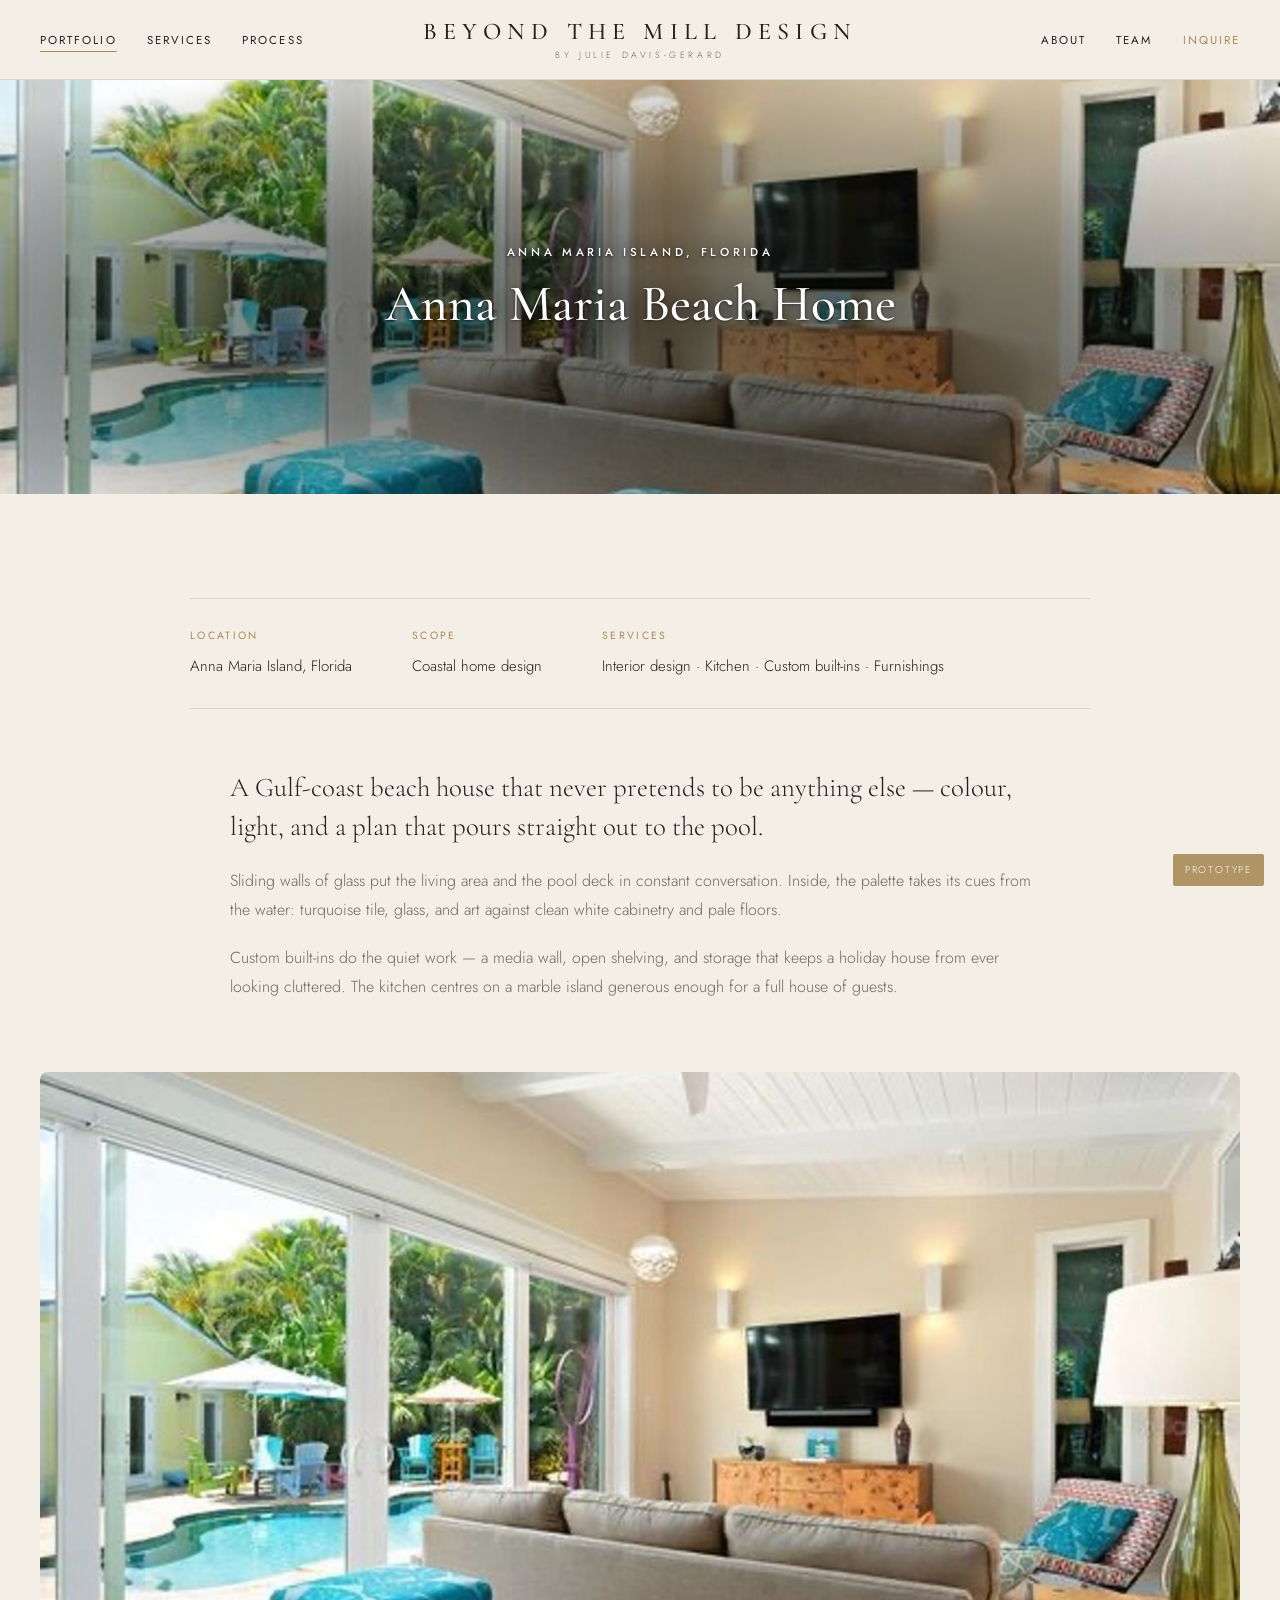
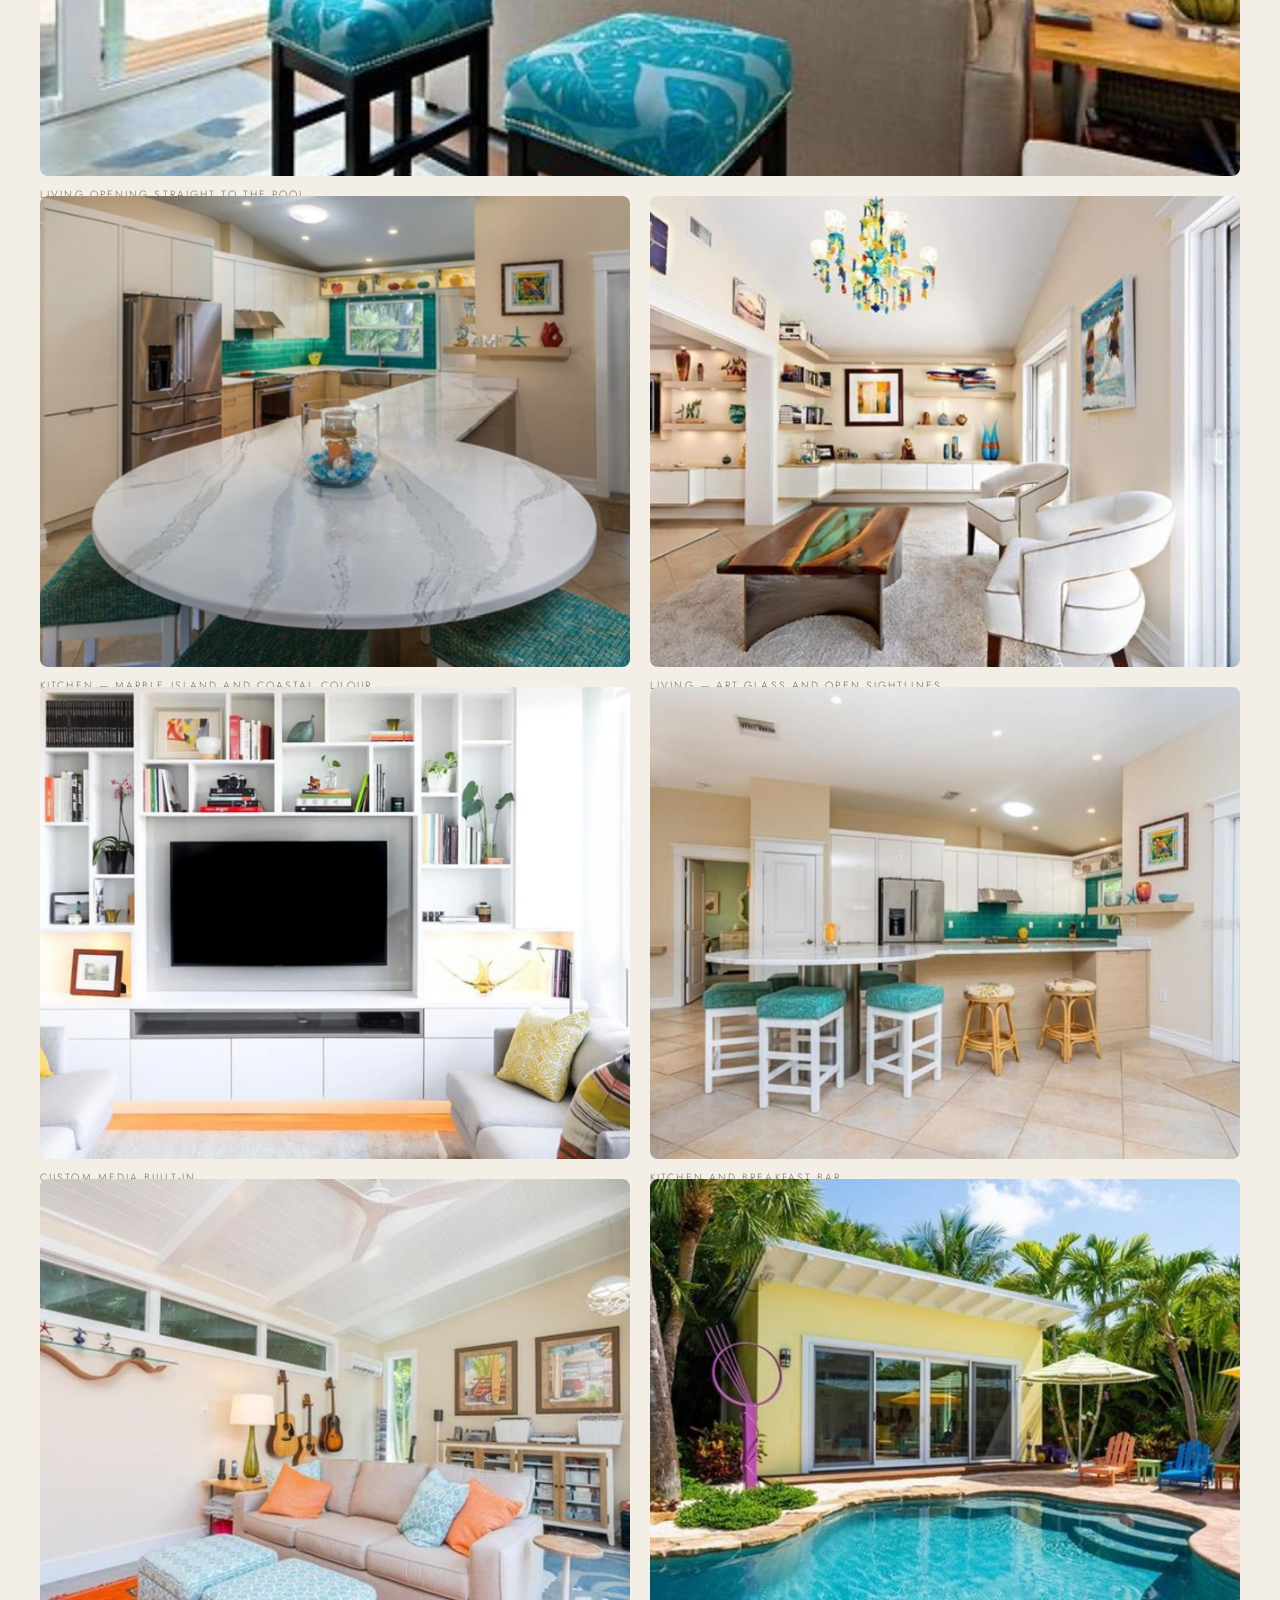
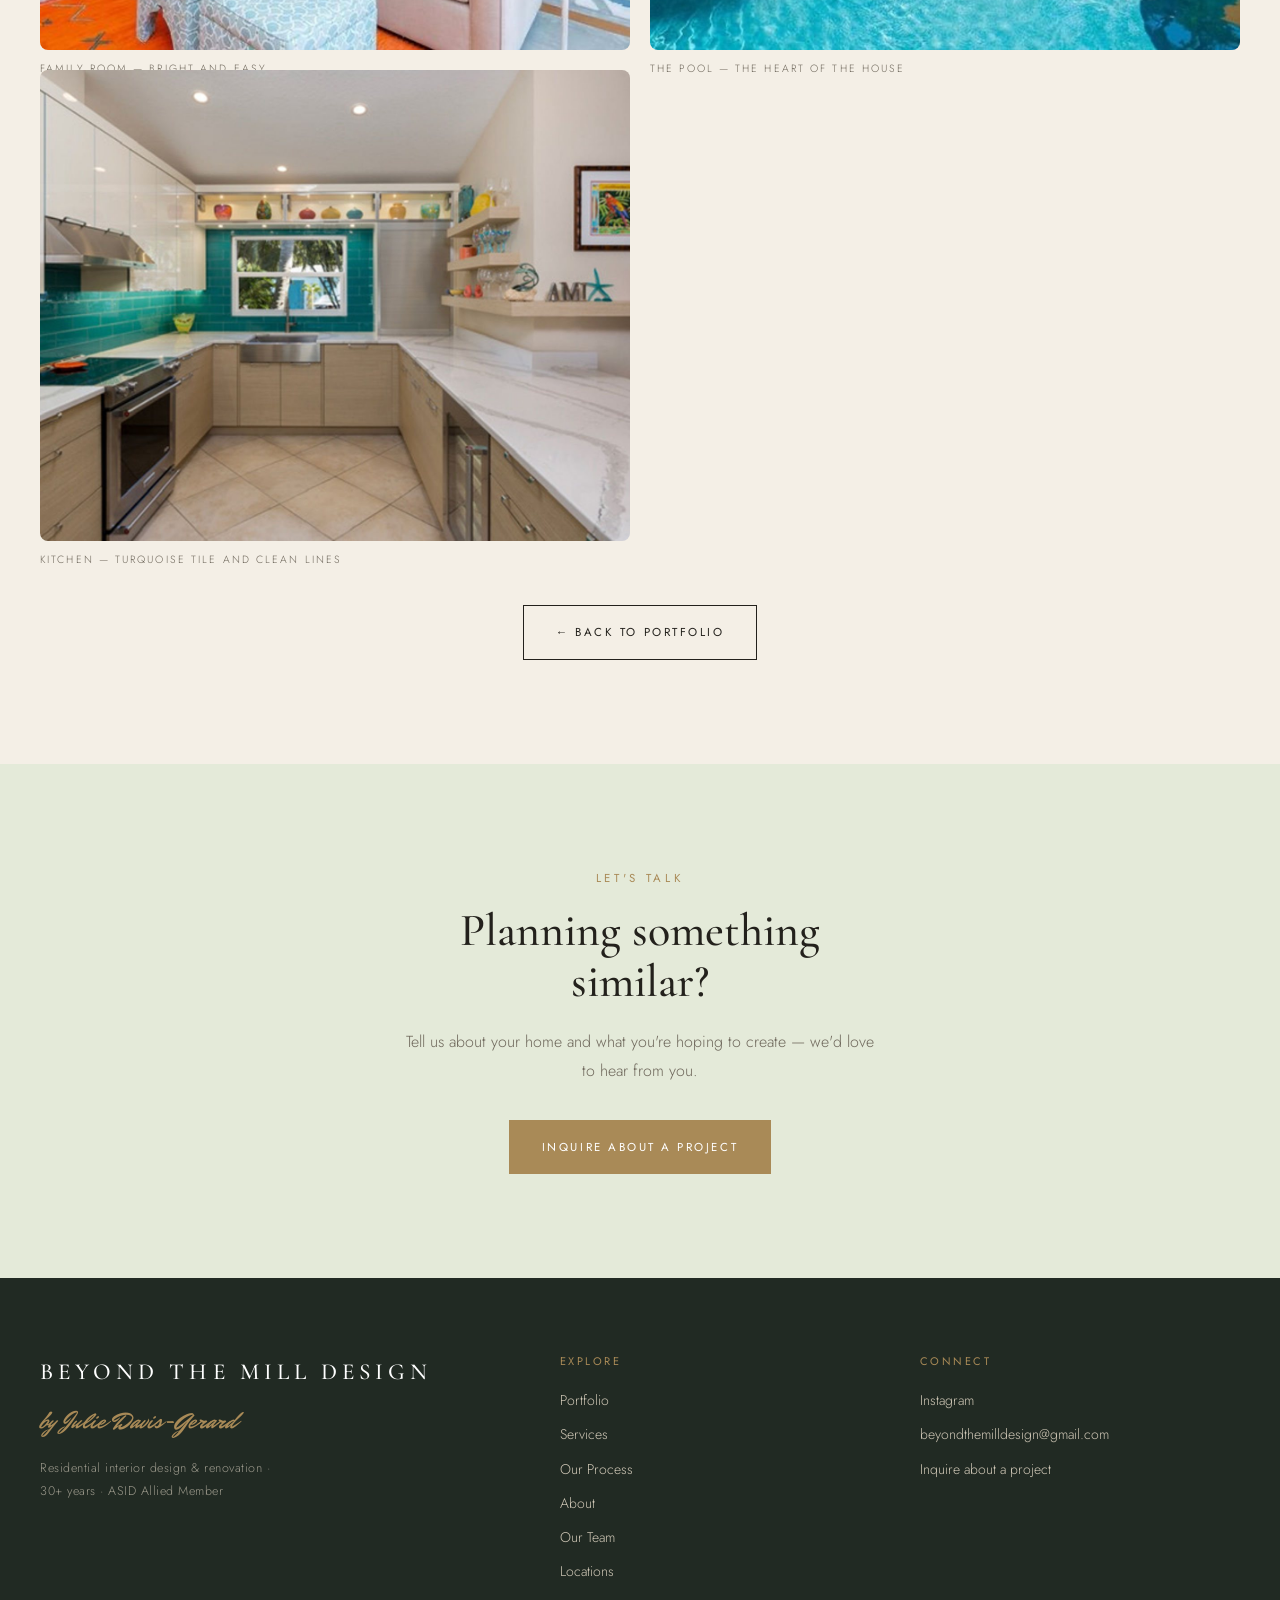
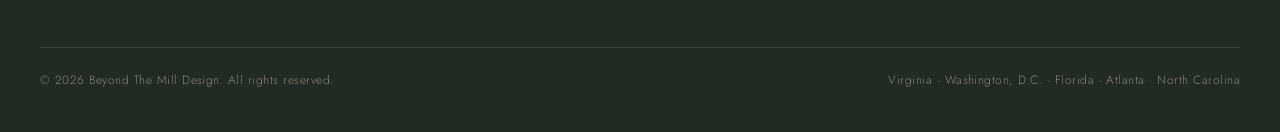
<file: project-anna-maria.html>
<!DOCTYPE html>
<html lang="en">
<head>
<meta charset="utf-8" />
<meta name="viewport" content="width=device-width, initial-scale=1" />
<title>Anna Maria Beach Home — Beyond The Mill Design</title>
<link rel="preconnect" href="https://fonts.googleapis.com">
<link rel="preconnect" href="https://fonts.gstatic.com" crossorigin>
<link href="https://fonts.googleapis.com/css2?family=Cormorant+Garamond:ital,wght@0,400;0,500;0,600;1,400;1,500&family=Jost:wght@300;400;500&family=Mr+Dafoe&display=swap" rel="stylesheet">
<link rel="stylesheet" href="styles.css">
</head>
<body>

<header>
  <nav class="nav">
    <ul>
      <li><a class="active" href="portfolio.html">Portfolio</a></li>
      <li><a href="services.html">Services</a></li>
      <li><a href="index.html#process">Process</a></li>
    </ul>
    <div class="brand"><a href="index.html">
      <div class="name">BEYOND THE MILL DESIGN</div>
      <div class="sub">by Julie Davis-Gerard</div>
    </a></div>
    <ul class="right">
      <li><a href="about.html">About</a></li>
      <li><a href="team.html">Team</a></li>
      <li><a class="inq" href="contact.html">Inquire</a></li>
    </ul>
  </nav>
</header>

<div class="banner">
  <img src="img/projects/annamaria/00.jpg" alt="Anna Maria Beach Home">
  <div class="scrim"></div>
  <div class="inner">
    <div class="eyebrow">Anna Maria Island, Florida</div>
    <h1 class="serif">Anna Maria Beach Home</h1>
  </div>
</div>

<section class="services">
  <div class="wrap">
    <div class="proj-meta">
      <div><h4>Location</h4><p>Anna Maria Island, Florida</p></div>
      <div><h4>Scope</h4><p>Coastal home design</p></div>
      <div><h4>Services</h4><p>Interior design &middot; Kitchen &middot; Custom built-ins &middot; Furnishings</p></div>
    </div>

    <div class="narrow prose" style="margin-bottom:70px">
      <p class="lead-in">A Gulf-coast beach house that never pretends to be anything else &mdash; colour, light, and a plan that pours straight out to the pool.</p>
      <p>Sliding walls of glass put the living area and the pool deck in constant conversation. Inside, the palette takes its cues from the water: turquoise tile, glass, and art against clean white cabinetry and pale floors.</p>
      <p>Custom built-ins do the quiet work &mdash; a media wall, open shelving, and storage that keeps a holiday house from ever looking cluttered. The kitchen centres on a marble island generous enough for a full house of guests.</p>
    </div>

    <div class="gallery">
      <figure class="full">
        <img src="img/projects/annamaria/00.jpg" alt="Living opening straight to the pool">
        <figcaption>Living opening straight to the pool</figcaption>
      </figure>
      <figure>
        <img src="img/projects/annamaria/01.jpg" alt="Kitchen &mdash; marble island and coastal colour">
        <figcaption>Kitchen &mdash; marble island and coastal colour</figcaption>
      </figure>
      <figure>
        <img src="img/projects/annamaria/02.jpg" alt="Living &mdash; art glass and open sightlines">
        <figcaption>Living &mdash; art glass and open sightlines</figcaption>
      </figure>
      <figure>
        <img src="img/projects/annamaria/03.jpg" alt="Custom media built-in">
        <figcaption>Custom media built-in</figcaption>
      </figure>
      <figure>
        <img src="img/projects/annamaria/04.jpg" alt="Kitchen and breakfast bar">
        <figcaption>Kitchen and breakfast bar</figcaption>
      </figure>
      <figure>
        <img src="img/projects/annamaria/05.jpg" alt="Family room &mdash; bright and easy">
        <figcaption>Family room &mdash; bright and easy</figcaption>
      </figure>
      <figure>
        <img src="img/projects/annamaria/06.jpg" alt="The pool &mdash; the heart of the house">
        <figcaption>The pool &mdash; the heart of the house</figcaption>
      </figure>
      <figure>
        <img src="img/projects/annamaria/07.jpg" alt="Kitchen &mdash; turquoise tile and clean lines">
        <figcaption>Kitchen &mdash; turquoise tile and clean lines</figcaption>
      </figure>
    </div>

    <div class="center" style="margin-top:64px"><a class="btn" href="portfolio.html">&larr; Back to portfolio</a></div>
  </div>
</section>

<section class="cta">
  <div class="wrap">
    <div class="eyebrow">Let's talk</div>
    <h2 class="serif">Planning something similar?</h2>
    <p>Tell us about your home and what you're hoping to create &mdash; we'd love to hear from you.</p>
    <a class="btn fill" href="contact.html">Inquire About a Project</a>
  </div>
</section>

<footer>
  <div class="fgrid">
    <div>
      <div class="name">BEYOND THE MILL DESIGN</div>
      <div class="by">by Julie Davis-Gerard</div>
      <div class="tag">Residential interior design &amp; renovation &middot; 30+ years &middot; ASID Allied Member</div>
    </div>
    <div>
      <h4>Explore</h4>
      <a href="portfolio.html">Portfolio</a>
      <a href="services.html">Services</a>
      <a href="index.html#process">Our Process</a>
      <a href="about.html">About</a>
      <a href="team.html">Our Team</a>
      <a href="index.html#locations">Locations</a>
    </div>
    <div>
      <h4>Connect</h4>
      <a href="#">Instagram</a>
      <a href="mailto:beyondthemilldesign@gmail.com">beyondthemilldesign@gmail.com</a>
      <a href="contact.html">Inquire about a project</a>
    </div>
  </div>
  <div class="fbar">
    <span>&copy; 2026 Beyond The Mill Design. All rights reserved.</span>
    <span>Virginia &middot; Washington, D.C. &middot; Florida &middot; Atlanta &middot; North Carolina</span>
  </div>
</footer>

<div class="badge">Prototype</div>

</body>
</html>
</file>
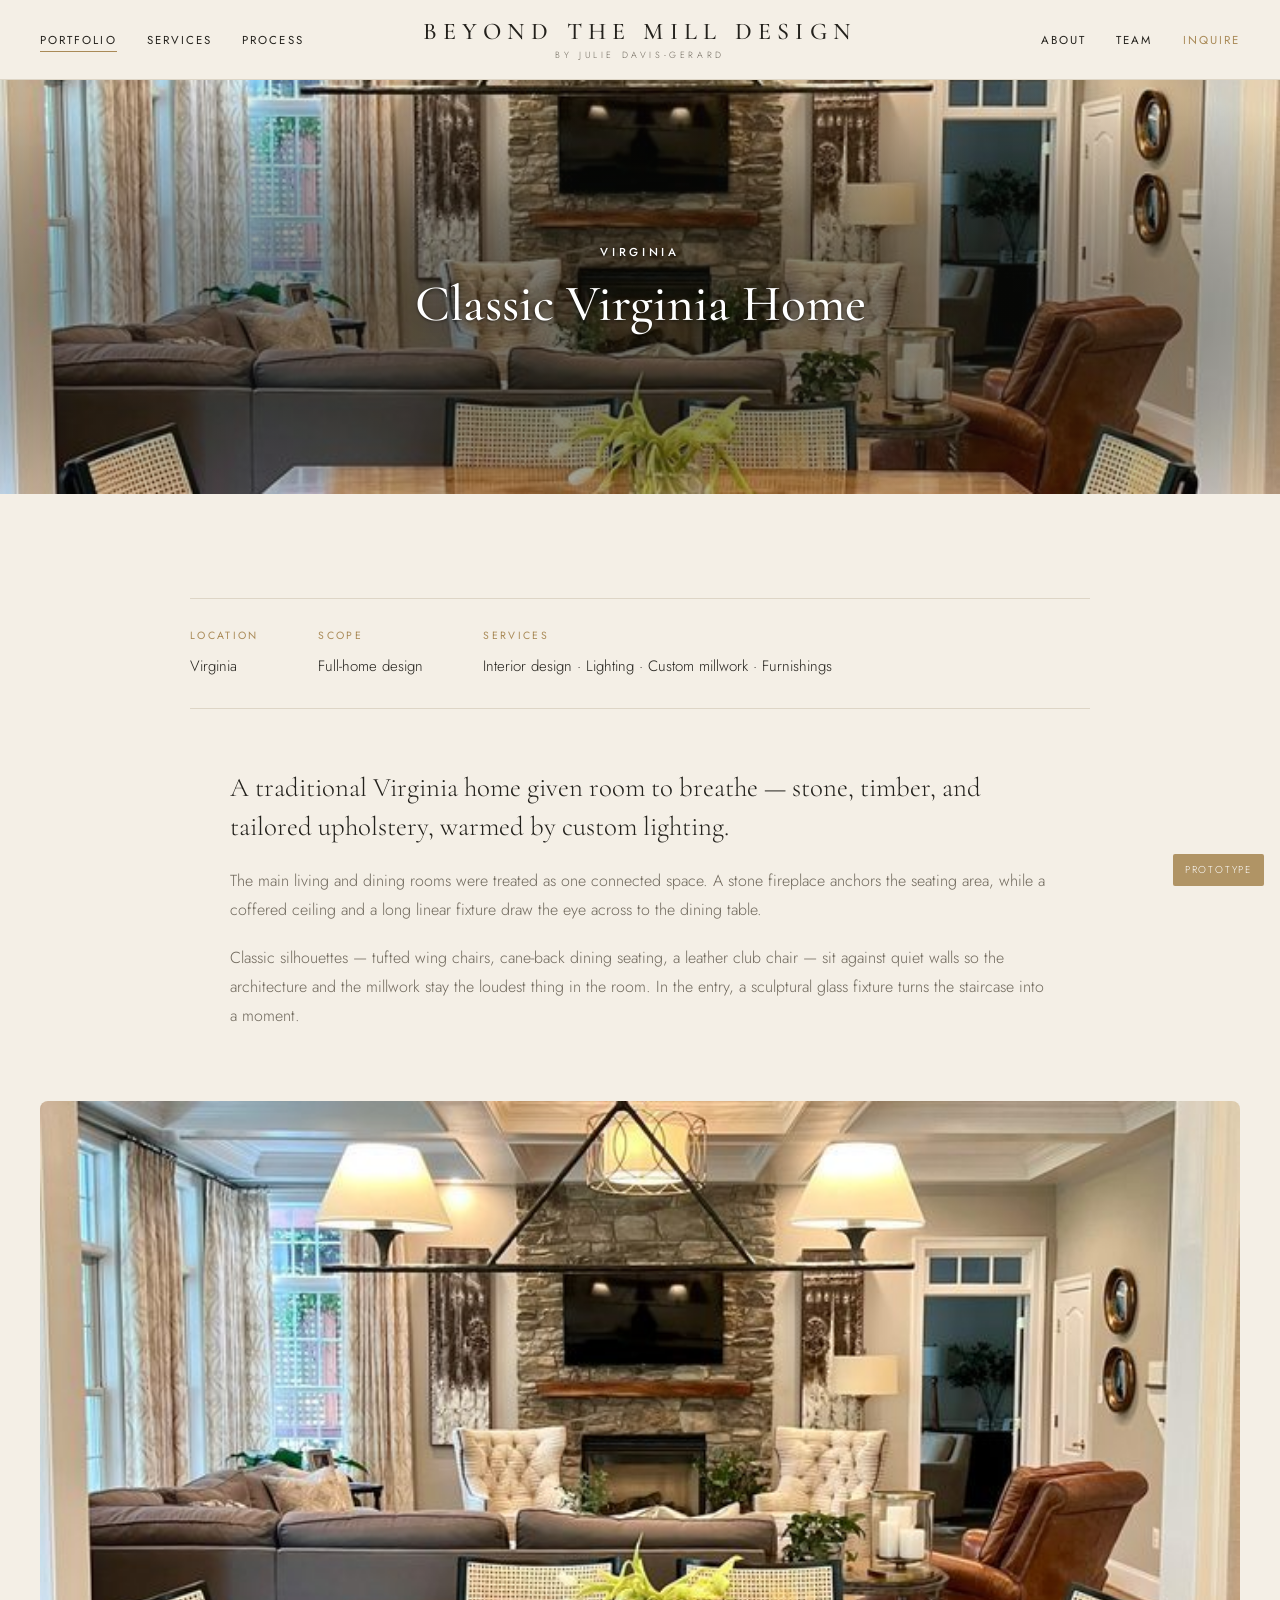
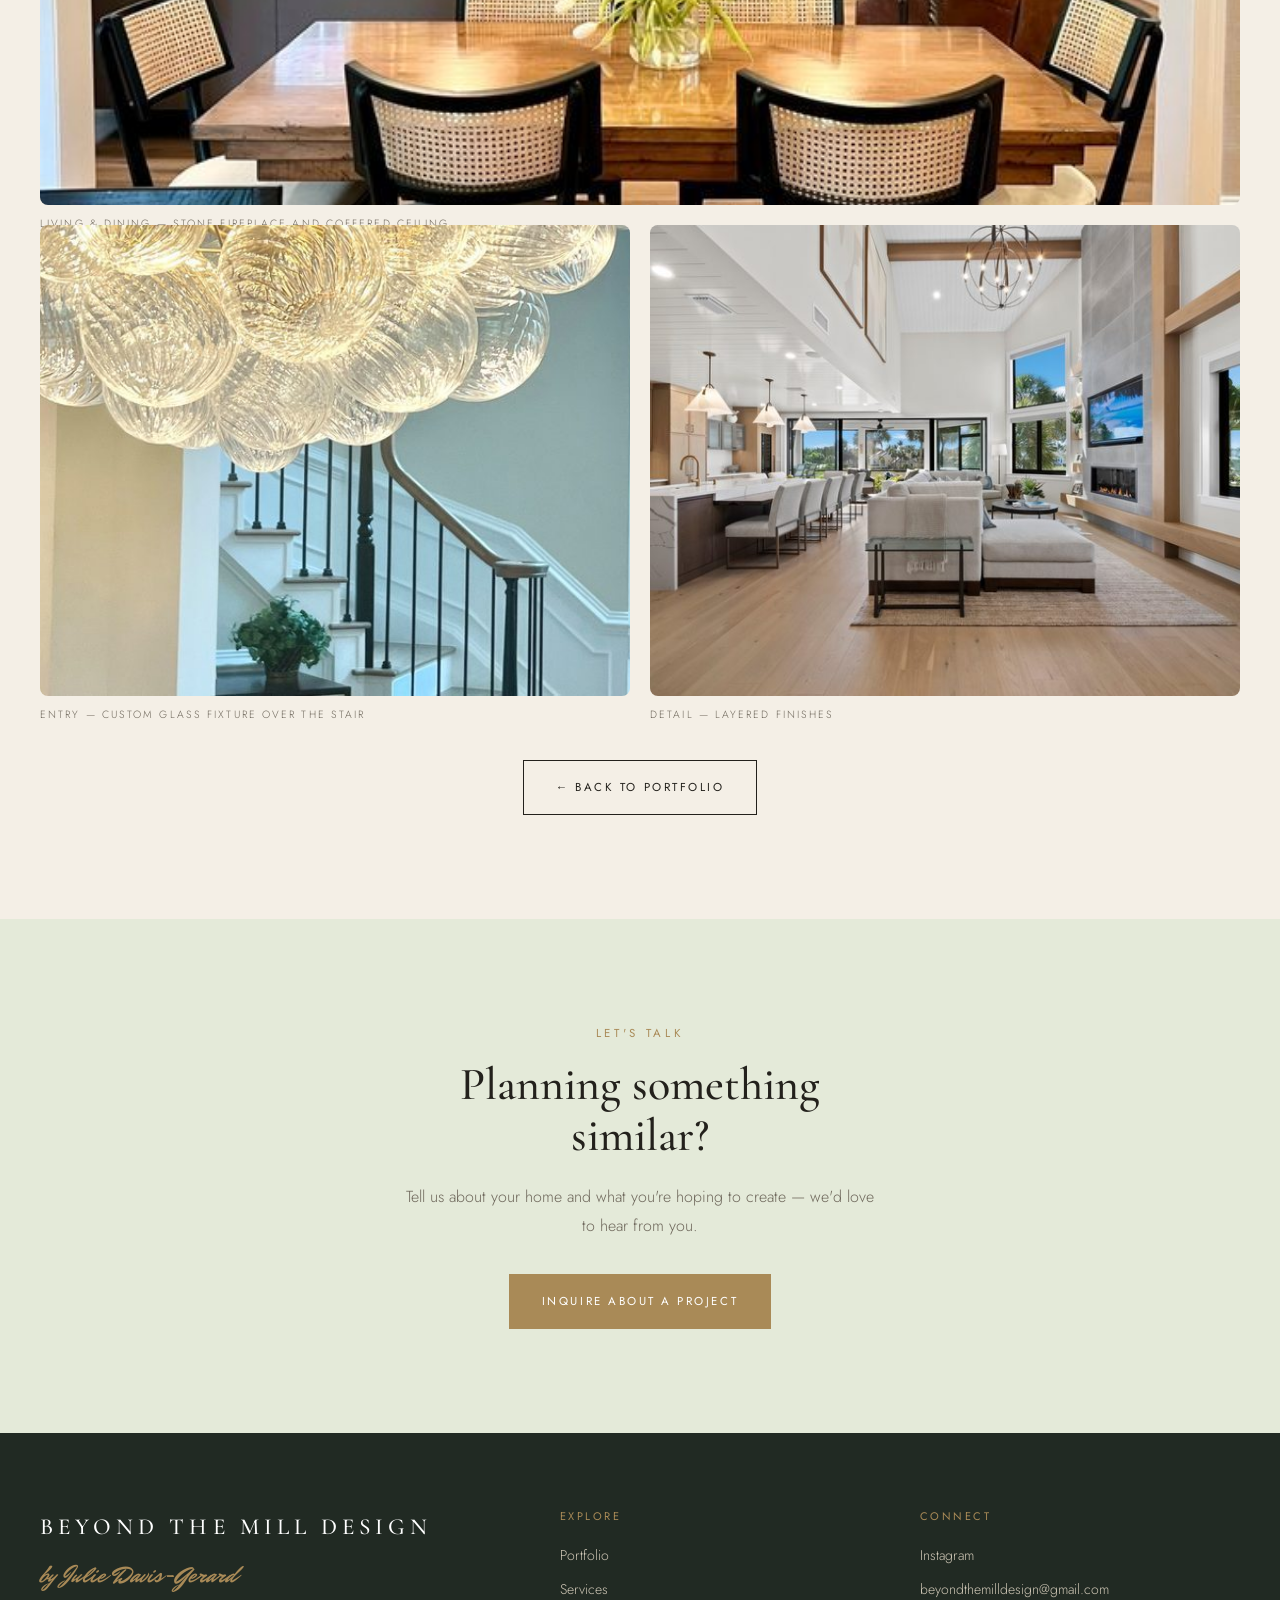
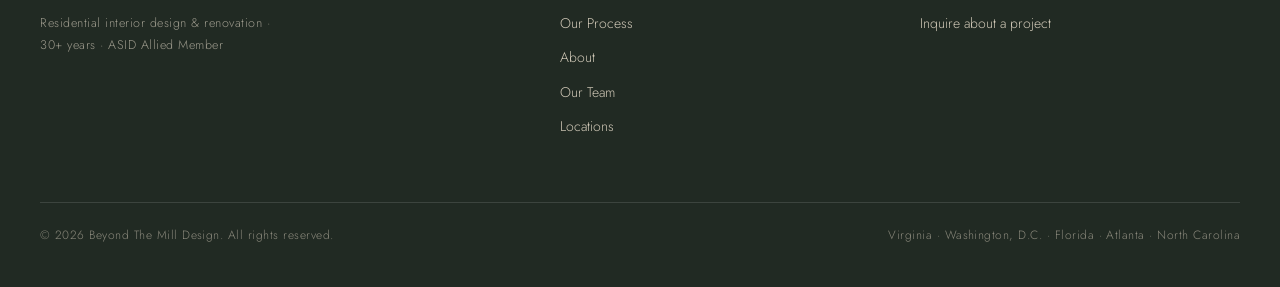
<file: project-classic-va.html>
<!DOCTYPE html>
<html lang="en">
<head>
<meta charset="utf-8" />
<meta name="viewport" content="width=device-width, initial-scale=1" />
<title>Classic Virginia Home — Beyond The Mill Design</title>
<link rel="preconnect" href="https://fonts.googleapis.com">
<link rel="preconnect" href="https://fonts.gstatic.com" crossorigin>
<link href="https://fonts.googleapis.com/css2?family=Cormorant+Garamond:ital,wght@0,400;0,500;0,600;1,400;1,500&family=Jost:wght@300;400;500&family=Mr+Dafoe&display=swap" rel="stylesheet">
<link rel="stylesheet" href="styles.css">
</head>
<body>

<header>
  <nav class="nav">
    <ul>
      <li><a class="active" href="portfolio.html">Portfolio</a></li>
      <li><a href="services.html">Services</a></li>
      <li><a href="index.html#process">Process</a></li>
    </ul>
    <div class="brand"><a href="index.html">
      <div class="name">BEYOND THE MILL DESIGN</div>
      <div class="sub">by Julie Davis-Gerard</div>
    </a></div>
    <ul class="right">
      <li><a href="about.html">About</a></li>
      <li><a href="team.html">Team</a></li>
      <li><a class="inq" href="contact.html">Inquire</a></li>
    </ul>
  </nav>
</header>

<div class="banner">
  <img src="img/feat-1.jpg" alt="Classic Virginia Home">
  <div class="scrim"></div>
  <div class="inner">
    <div class="eyebrow">Virginia</div>
    <h1 class="serif">Classic Virginia Home</h1>
  </div>
</div>

<section class="services">
  <div class="wrap">
    <div class="proj-meta">
      <div><h4>Location</h4><p>Virginia</p></div>
      <div><h4>Scope</h4><p>Full-home design</p></div>
      <div><h4>Services</h4><p>Interior design &middot; Lighting &middot; Custom millwork &middot; Furnishings</p></div>
    </div>

    <div class="narrow prose" style="margin-bottom:70px">
      <p class="lead-in">A traditional Virginia home given room to breathe &mdash; stone, timber, and tailored upholstery, warmed by custom lighting.</p>
      <p>The main living and dining rooms were treated as one connected space. A stone fireplace anchors the seating area, while a coffered ceiling and a long linear fixture draw the eye across to the dining table.</p>
      <p>Classic silhouettes &mdash; tufted wing chairs, cane-back dining seating, a leather club chair &mdash; sit against quiet walls so the architecture and the millwork stay the loudest thing in the room. In the entry, a sculptural glass fixture turns the staircase into a moment.</p>
    </div>

    <div class="gallery">
      <figure class="full">
        <img src="img/feat-1.jpg" alt="Living &amp; dining &mdash; stone fireplace and coffered ceiling">
        <figcaption>Living &amp; dining &mdash; stone fireplace and coffered ceiling</figcaption>
      </figure>
      <figure>
        <img src="img/welcome-3.jpg" alt="Entry &mdash; custom glass fixture over the stair">
        <figcaption>Entry &mdash; custom glass fixture over the stair</figcaption>
      </figure>
      <figure>
        <img src="img/extra-2.jpg" alt="Detail &mdash; layered finishes">
        <figcaption>Detail &mdash; layered finishes</figcaption>
      </figure>
    </div>

    <div class="center" style="margin-top:64px"><a class="btn" href="portfolio.html">&larr; Back to portfolio</a></div>
  </div>
</section>

<section class="cta">
  <div class="wrap">
    <div class="eyebrow">Let's talk</div>
    <h2 class="serif">Planning something similar?</h2>
    <p>Tell us about your home and what you're hoping to create &mdash; we'd love to hear from you.</p>
    <a class="btn fill" href="contact.html">Inquire About a Project</a>
  </div>
</section>

<footer>
  <div class="fgrid">
    <div>
      <div class="name">BEYOND THE MILL DESIGN</div>
      <div class="by">by Julie Davis-Gerard</div>
      <div class="tag">Residential interior design &amp; renovation &middot; 30+ years &middot; ASID Allied Member</div>
    </div>
    <div>
      <h4>Explore</h4>
      <a href="portfolio.html">Portfolio</a>
      <a href="services.html">Services</a>
      <a href="index.html#process">Our Process</a>
      <a href="about.html">About</a>
      <a href="team.html">Our Team</a>
      <a href="index.html#locations">Locations</a>
    </div>
    <div>
      <h4>Connect</h4>
      <a href="#">Instagram</a>
      <a href="mailto:beyondthemilldesign@gmail.com">beyondthemilldesign@gmail.com</a>
      <a href="contact.html">Inquire about a project</a>
    </div>
  </div>
  <div class="fbar">
    <span>&copy; 2026 Beyond The Mill Design. All rights reserved.</span>
    <span>Virginia &middot; Washington, D.C. &middot; Florida &middot; Atlanta &middot; North Carolina</span>
  </div>
</footer>

<div class="badge">Prototype</div>

</body>
</html>
</file>
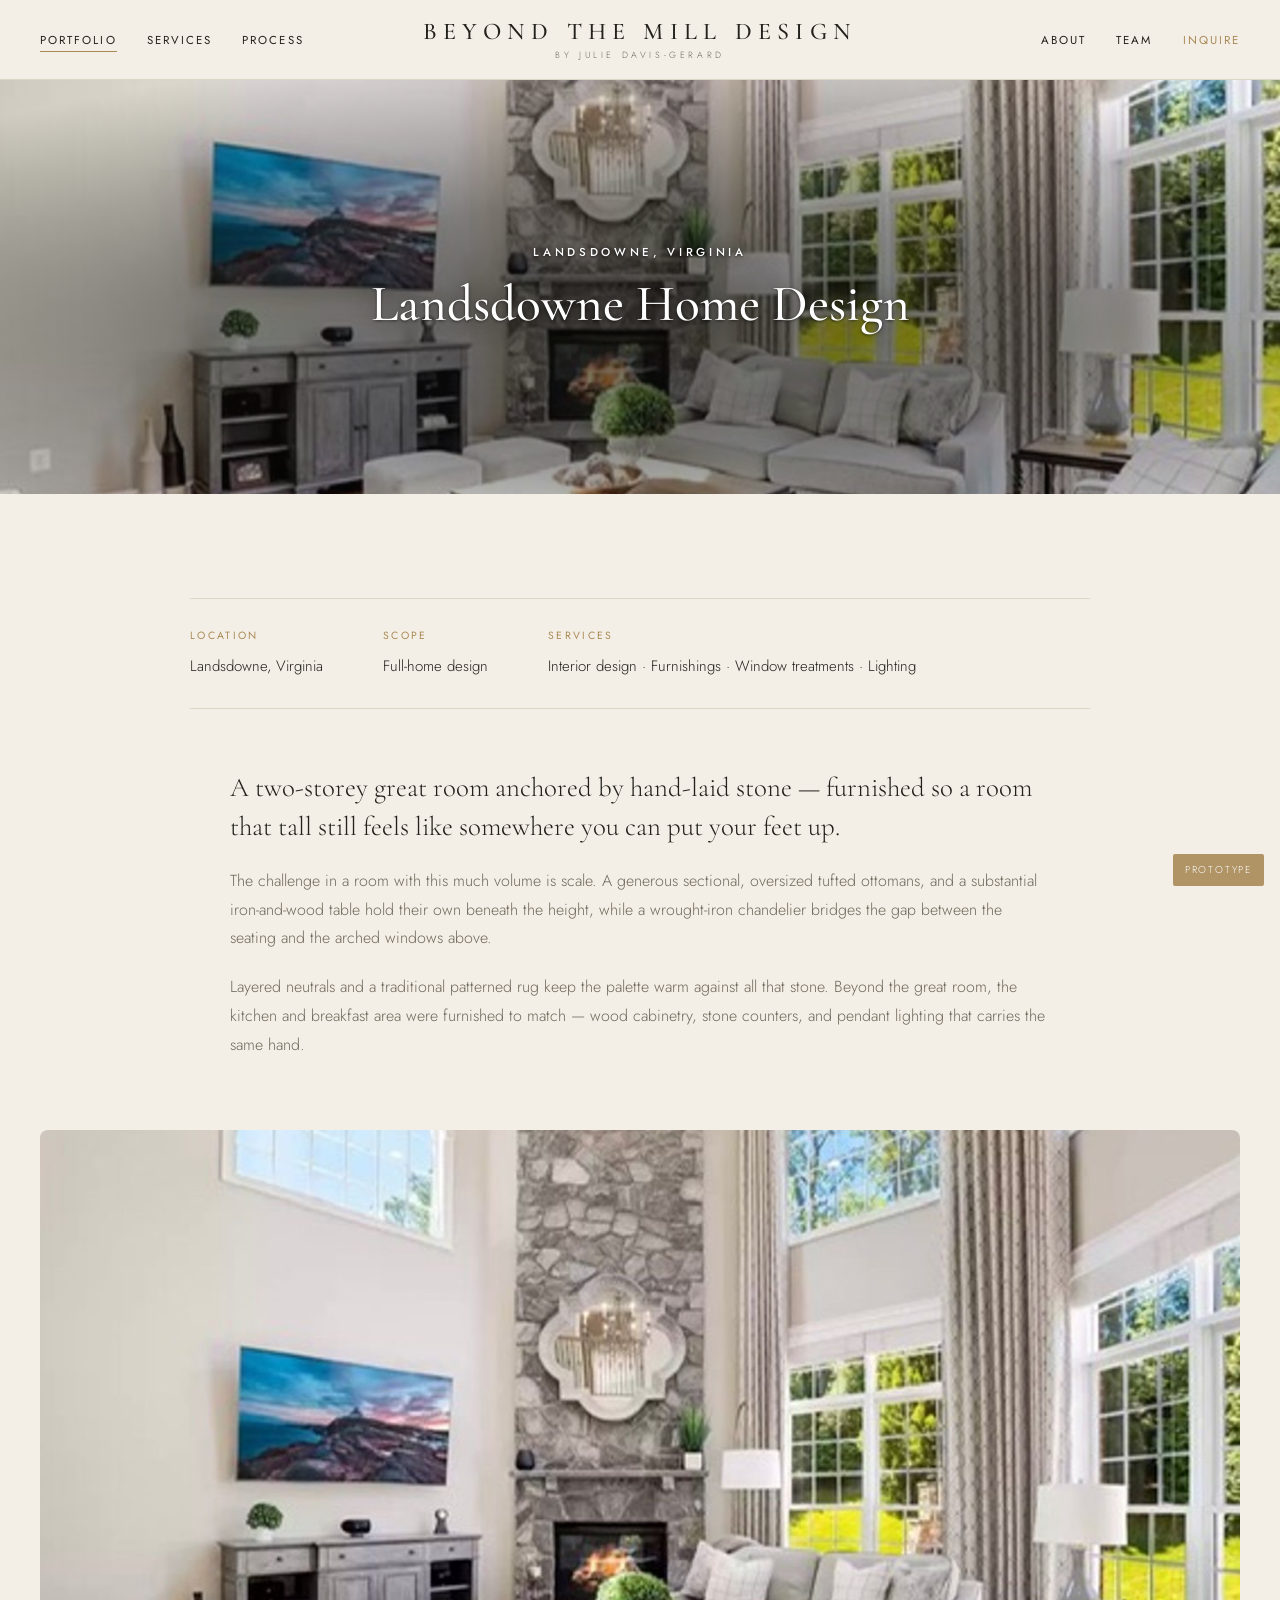
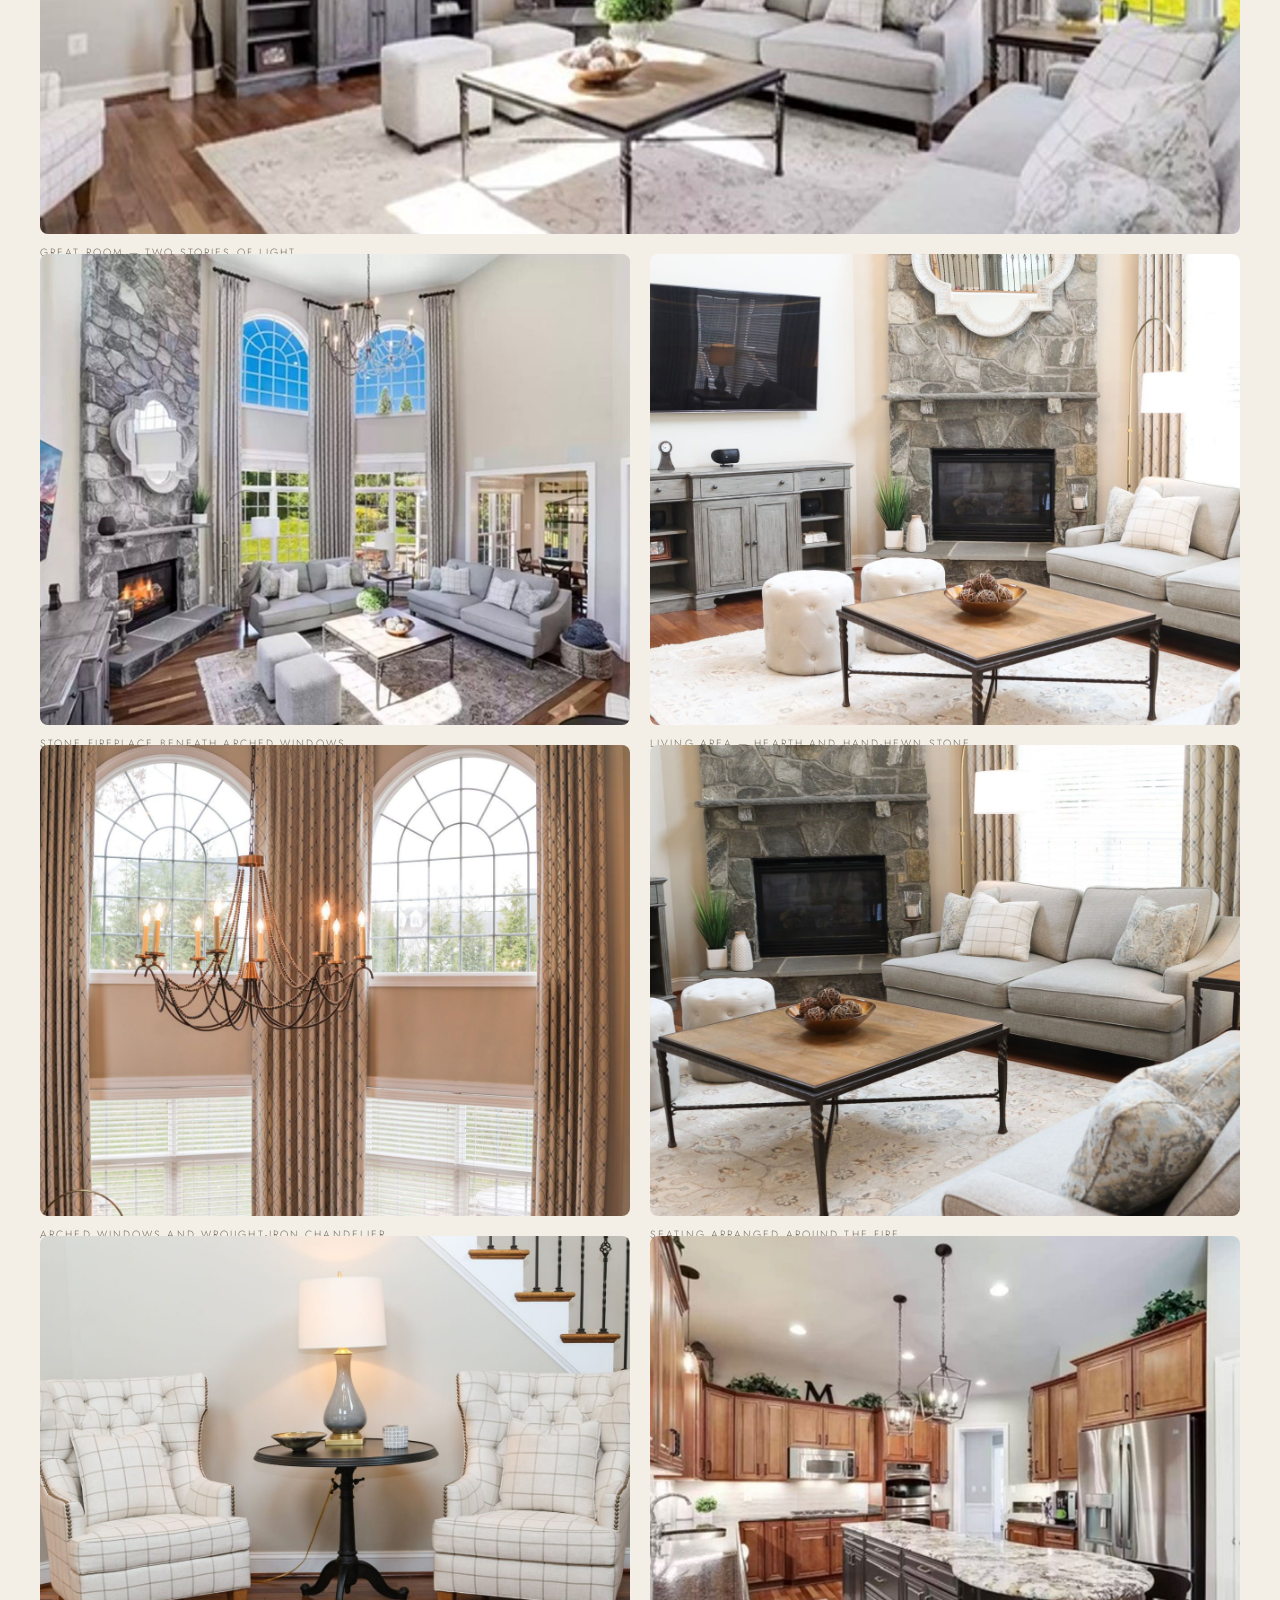
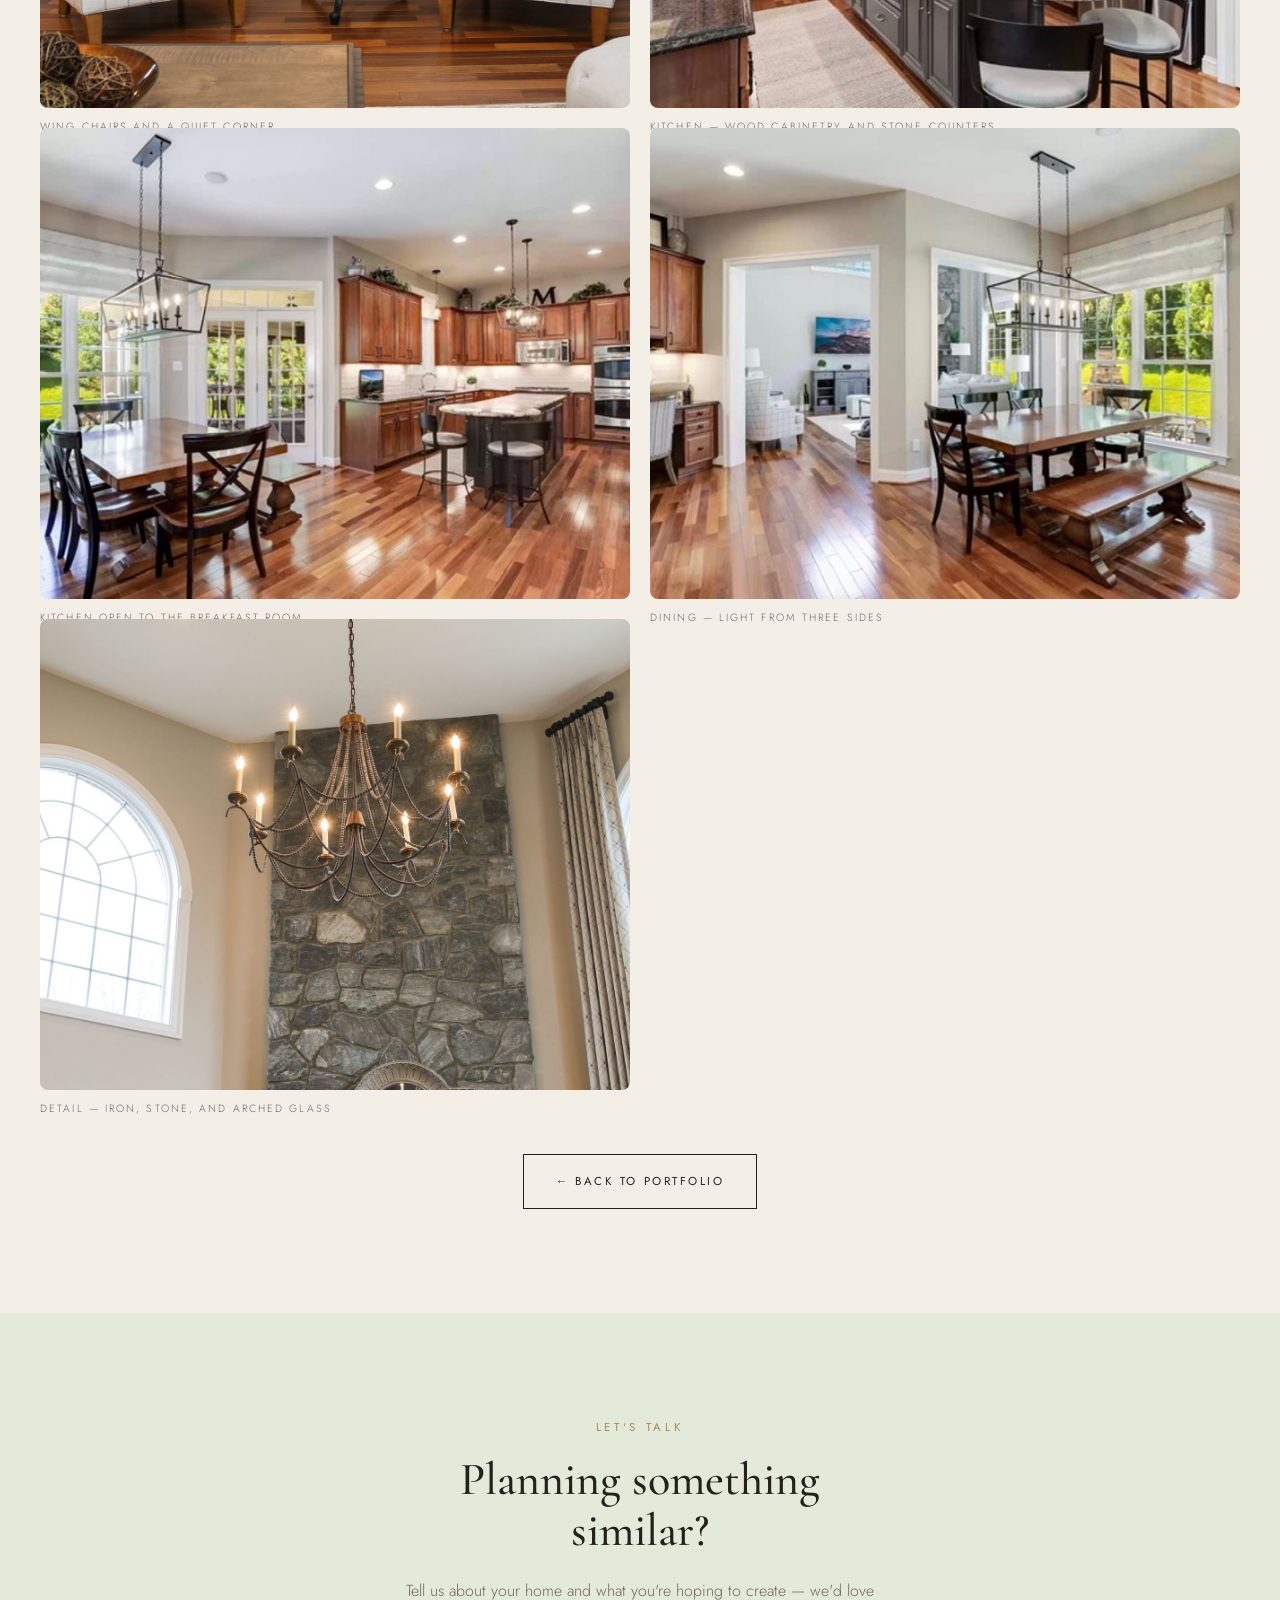
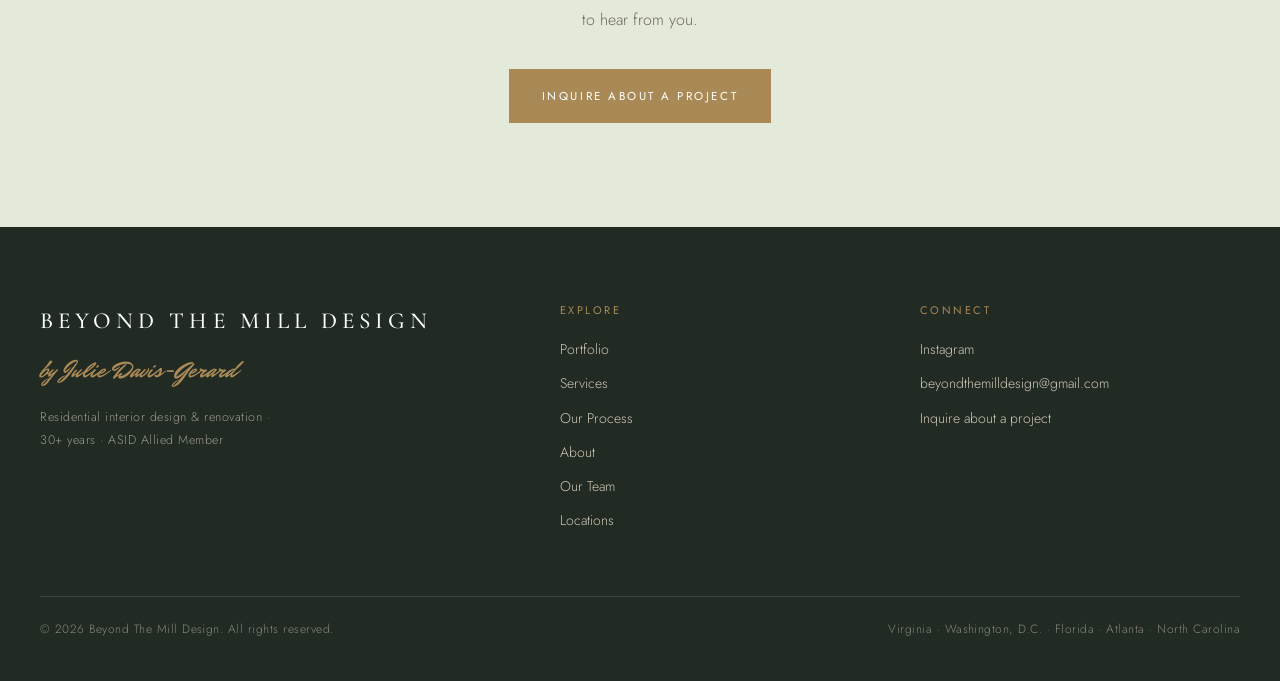
<file: project-landsdowne.html>
<!DOCTYPE html>
<html lang="en">
<head>
<meta charset="utf-8" />
<meta name="viewport" content="width=device-width, initial-scale=1" />
<title>Landsdowne Home Design — Beyond The Mill Design</title>
<link rel="preconnect" href="https://fonts.googleapis.com">
<link rel="preconnect" href="https://fonts.gstatic.com" crossorigin>
<link href="https://fonts.googleapis.com/css2?family=Cormorant+Garamond:ital,wght@0,400;0,500;0,600;1,400;1,500&family=Jost:wght@300;400;500&family=Mr+Dafoe&display=swap" rel="stylesheet">
<link rel="stylesheet" href="styles.css">
</head>
<body>

<header>
  <nav class="nav">
    <ul>
      <li><a class="active" href="portfolio.html">Portfolio</a></li>
      <li><a href="services.html">Services</a></li>
      <li><a href="index.html#process">Process</a></li>
    </ul>
    <div class="brand"><a href="index.html">
      <div class="name">BEYOND THE MILL DESIGN</div>
      <div class="sub">by Julie Davis-Gerard</div>
    </a></div>
    <ul class="right">
      <li><a href="about.html">About</a></li>
      <li><a href="team.html">Team</a></li>
      <li><a class="inq" href="contact.html">Inquire</a></li>
    </ul>
  </nav>
</header>

<div class="banner">
  <img src="img/projects/landsdowne/00.jpg" alt="Landsdowne Home Design">
  <div class="scrim"></div>
  <div class="inner">
    <div class="eyebrow">Landsdowne, Virginia</div>
    <h1 class="serif">Landsdowne Home Design</h1>
  </div>
</div>

<section class="services">
  <div class="wrap">
    <div class="proj-meta">
      <div><h4>Location</h4><p>Landsdowne, Virginia</p></div>
      <div><h4>Scope</h4><p>Full-home design</p></div>
      <div><h4>Services</h4><p>Interior design &middot; Furnishings &middot; Window treatments &middot; Lighting</p></div>
    </div>

    <div class="narrow prose" style="margin-bottom:70px">
      <p class="lead-in">A two-storey great room anchored by hand-laid stone &mdash; furnished so a room that tall still feels like somewhere you can put your feet up.</p>
      <p>The challenge in a room with this much volume is scale. A generous sectional, oversized tufted ottomans, and a substantial iron-and-wood table hold their own beneath the height, while a wrought-iron chandelier bridges the gap between the seating and the arched windows above.</p>
      <p>Layered neutrals and a traditional patterned rug keep the palette warm against all that stone. Beyond the great room, the kitchen and breakfast area were furnished to match &mdash; wood cabinetry, stone counters, and pendant lighting that carries the same hand.</p>
    </div>

    <div class="gallery">
      <figure class="full">
        <img src="img/projects/landsdowne/00.jpg" alt="Great room &mdash; two stories of light">
        <figcaption>Great room &mdash; two stories of light</figcaption>
      </figure>
      <figure>
        <img src="img/projects/landsdowne/01.jpg" alt="Stone fireplace beneath arched windows">
        <figcaption>Stone fireplace beneath arched windows</figcaption>
      </figure>
      <figure>
        <img src="img/projects/landsdowne/02.jpg" alt="Living area &mdash; hearth and hand-hewn stone">
        <figcaption>Living area &mdash; hearth and hand-hewn stone</figcaption>
      </figure>
      <figure>
        <img src="img/projects/landsdowne/03.jpg" alt="Arched windows and wrought-iron chandelier">
        <figcaption>Arched windows and wrought-iron chandelier</figcaption>
      </figure>
      <figure>
        <img src="img/projects/landsdowne/04.jpg" alt="Seating arranged around the fire">
        <figcaption>Seating arranged around the fire</figcaption>
      </figure>
      <figure>
        <img src="img/projects/landsdowne/05.jpg" alt="Wing chairs and a quiet corner">
        <figcaption>Wing chairs and a quiet corner</figcaption>
      </figure>
      <figure>
        <img src="img/projects/landsdowne/06.jpg" alt="Kitchen &mdash; wood cabinetry and stone counters">
        <figcaption>Kitchen &mdash; wood cabinetry and stone counters</figcaption>
      </figure>
      <figure>
        <img src="img/projects/landsdowne/07.jpg" alt="Kitchen open to the breakfast room">
        <figcaption>Kitchen open to the breakfast room</figcaption>
      </figure>
      <figure>
        <img src="img/projects/landsdowne/08.jpg" alt="Dining &mdash; light from three sides">
        <figcaption>Dining &mdash; light from three sides</figcaption>
      </figure>
      <figure>
        <img src="img/projects/landsdowne/09.jpg" alt="Detail &mdash; iron, stone, and arched glass">
        <figcaption>Detail &mdash; iron, stone, and arched glass</figcaption>
      </figure>
    </div>

    <div class="center" style="margin-top:64px"><a class="btn" href="portfolio.html">&larr; Back to portfolio</a></div>
  </div>
</section>

<section class="cta">
  <div class="wrap">
    <div class="eyebrow">Let's talk</div>
    <h2 class="serif">Planning something similar?</h2>
    <p>Tell us about your home and what you're hoping to create &mdash; we'd love to hear from you.</p>
    <a class="btn fill" href="contact.html">Inquire About a Project</a>
  </div>
</section>

<footer>
  <div class="fgrid">
    <div>
      <div class="name">BEYOND THE MILL DESIGN</div>
      <div class="by">by Julie Davis-Gerard</div>
      <div class="tag">Residential interior design &amp; renovation &middot; 30+ years &middot; ASID Allied Member</div>
    </div>
    <div>
      <h4>Explore</h4>
      <a href="portfolio.html">Portfolio</a>
      <a href="services.html">Services</a>
      <a href="index.html#process">Our Process</a>
      <a href="about.html">About</a>
      <a href="team.html">Our Team</a>
      <a href="index.html#locations">Locations</a>
    </div>
    <div>
      <h4>Connect</h4>
      <a href="#">Instagram</a>
      <a href="mailto:beyondthemilldesign@gmail.com">beyondthemilldesign@gmail.com</a>
      <a href="contact.html">Inquire about a project</a>
    </div>
  </div>
  <div class="fbar">
    <span>&copy; 2026 Beyond The Mill Design. All rights reserved.</span>
    <span>Virginia &middot; Washington, D.C. &middot; Florida &middot; Atlanta &middot; North Carolina</span>
  </div>
</footer>

<div class="badge">Prototype</div>

</body>
</html>
</file>
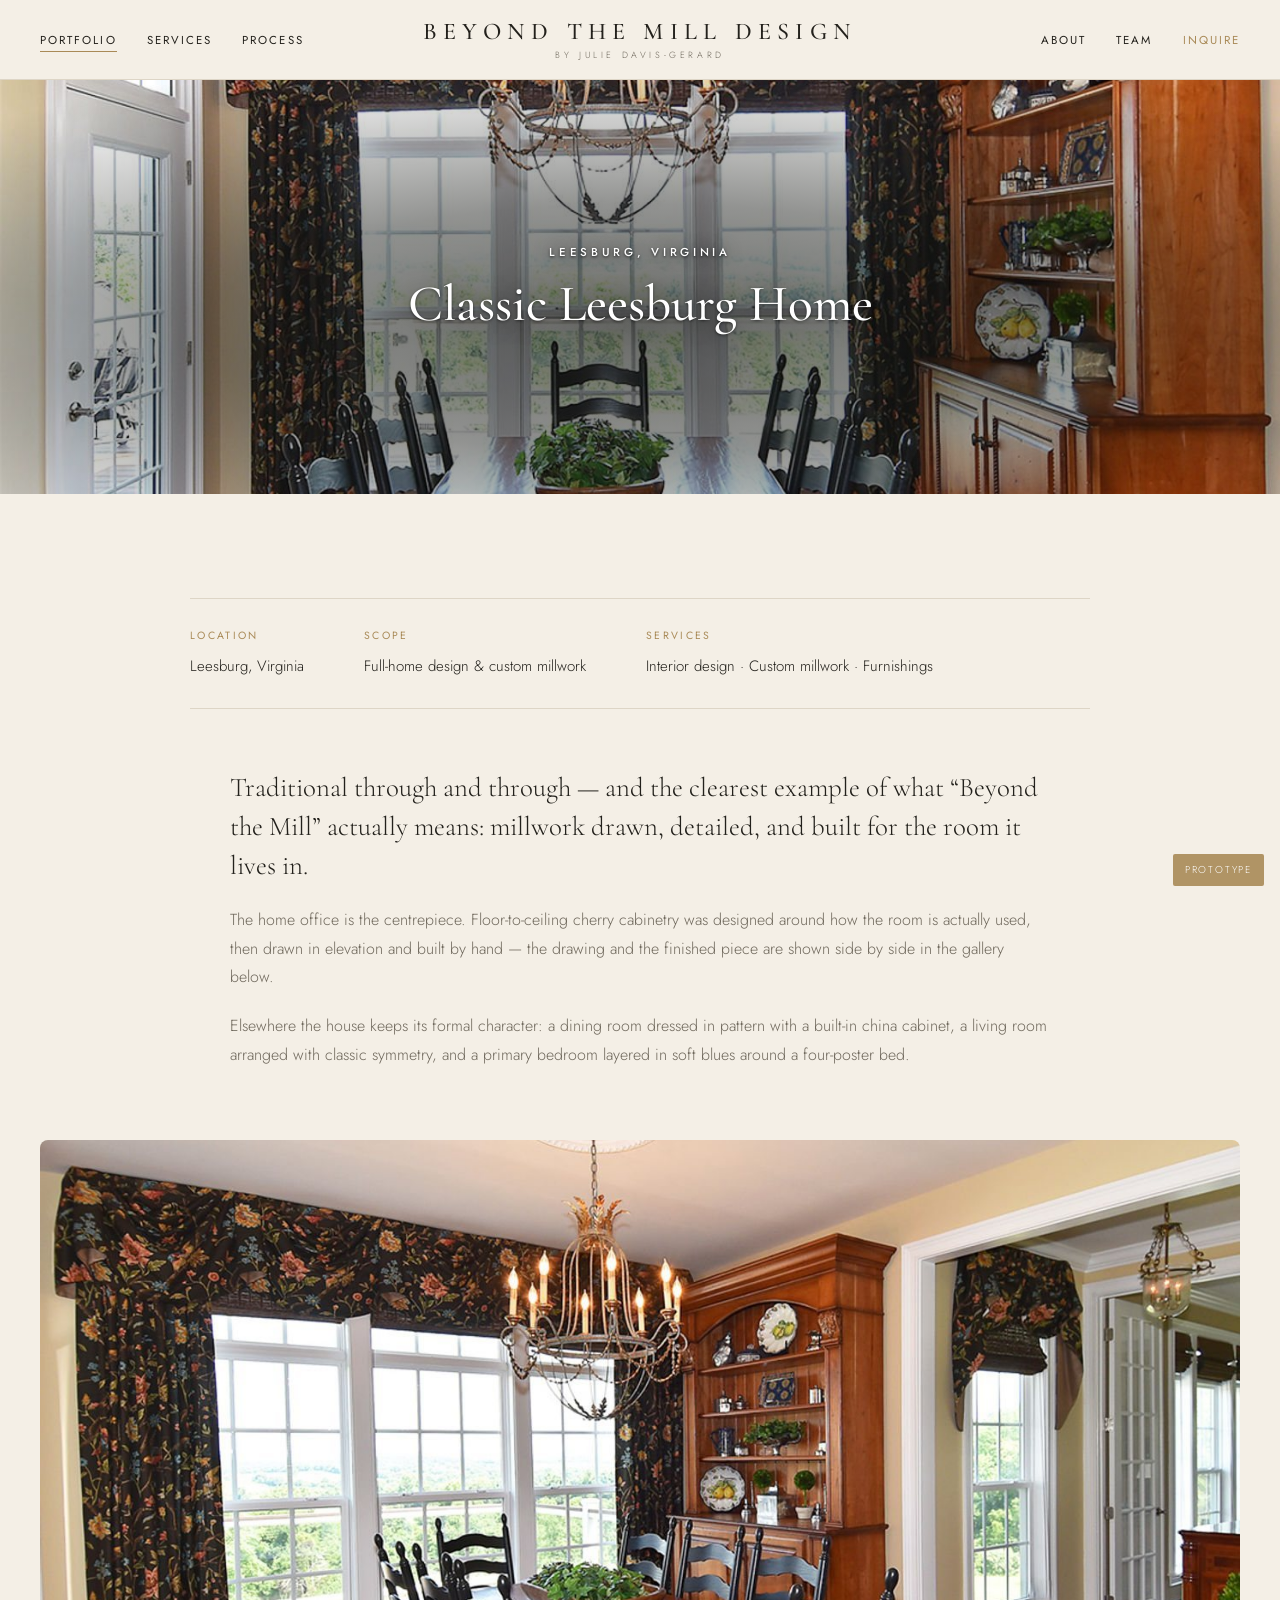
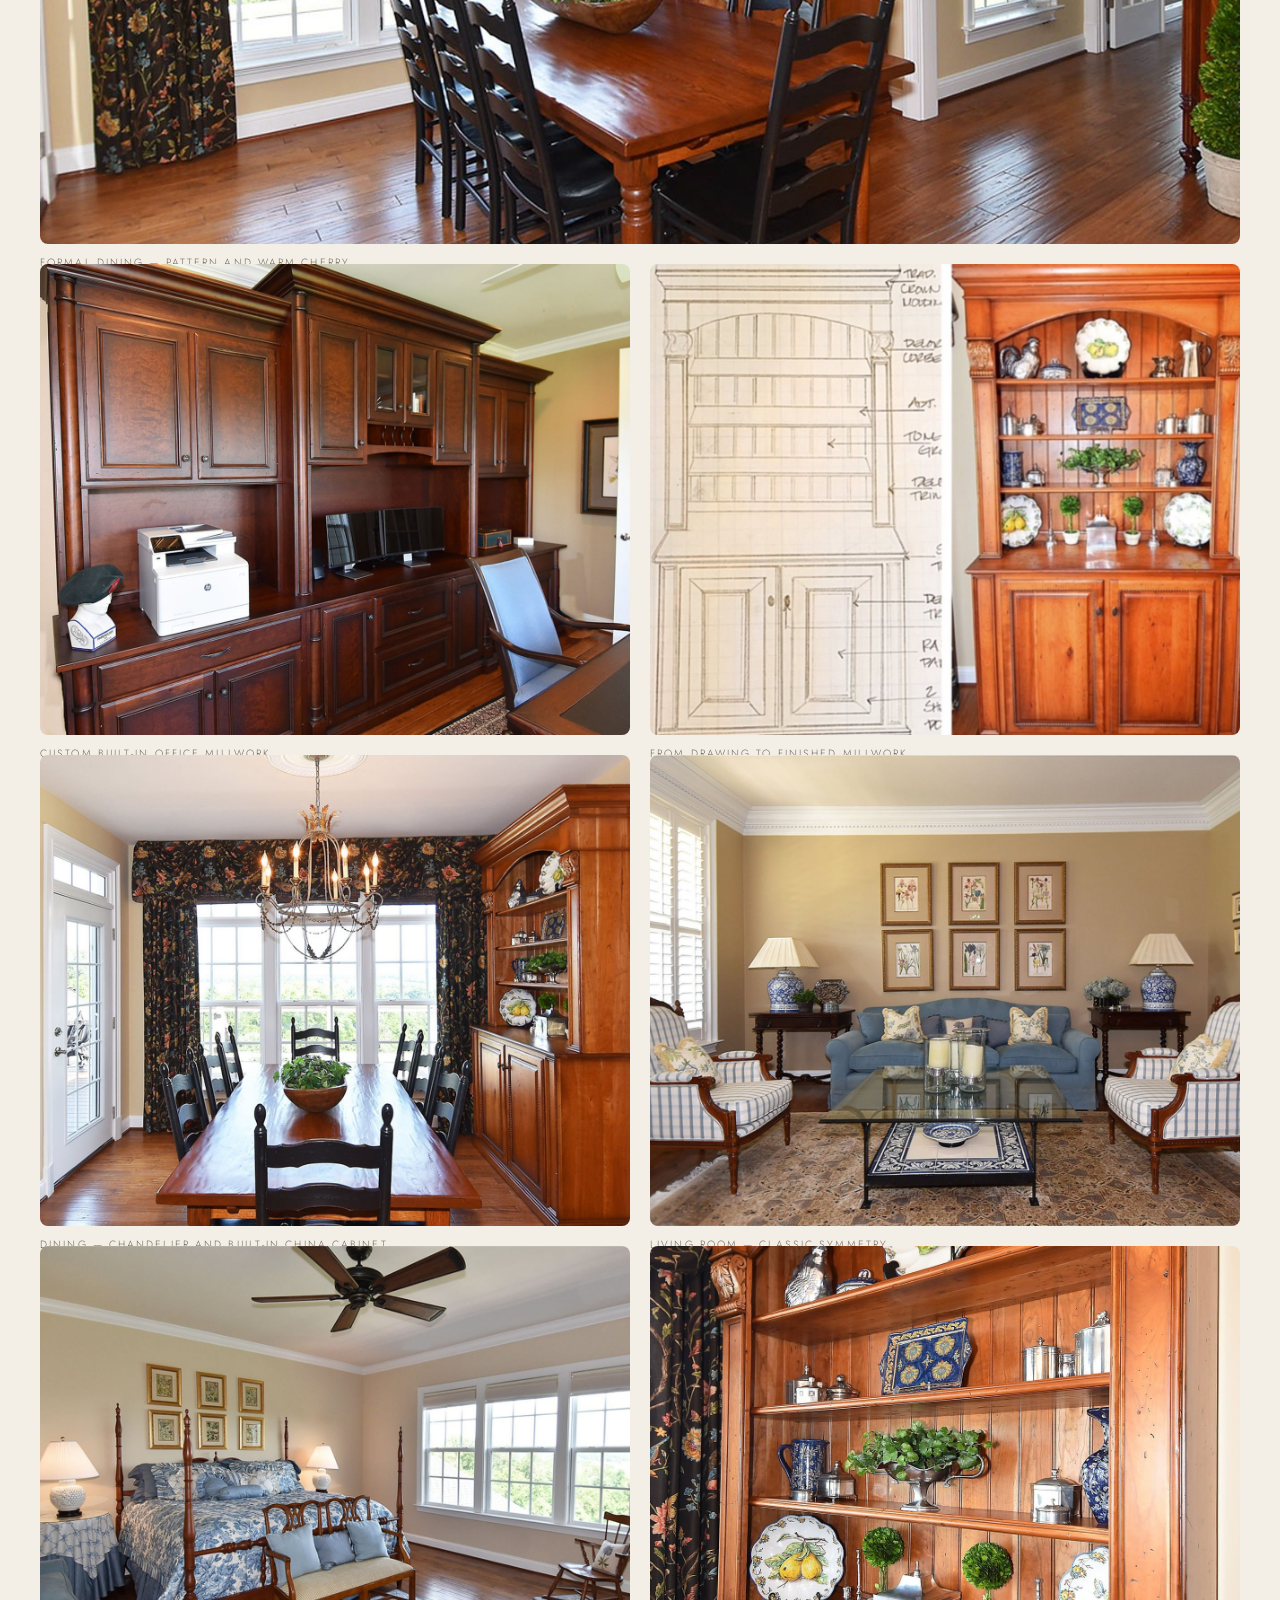
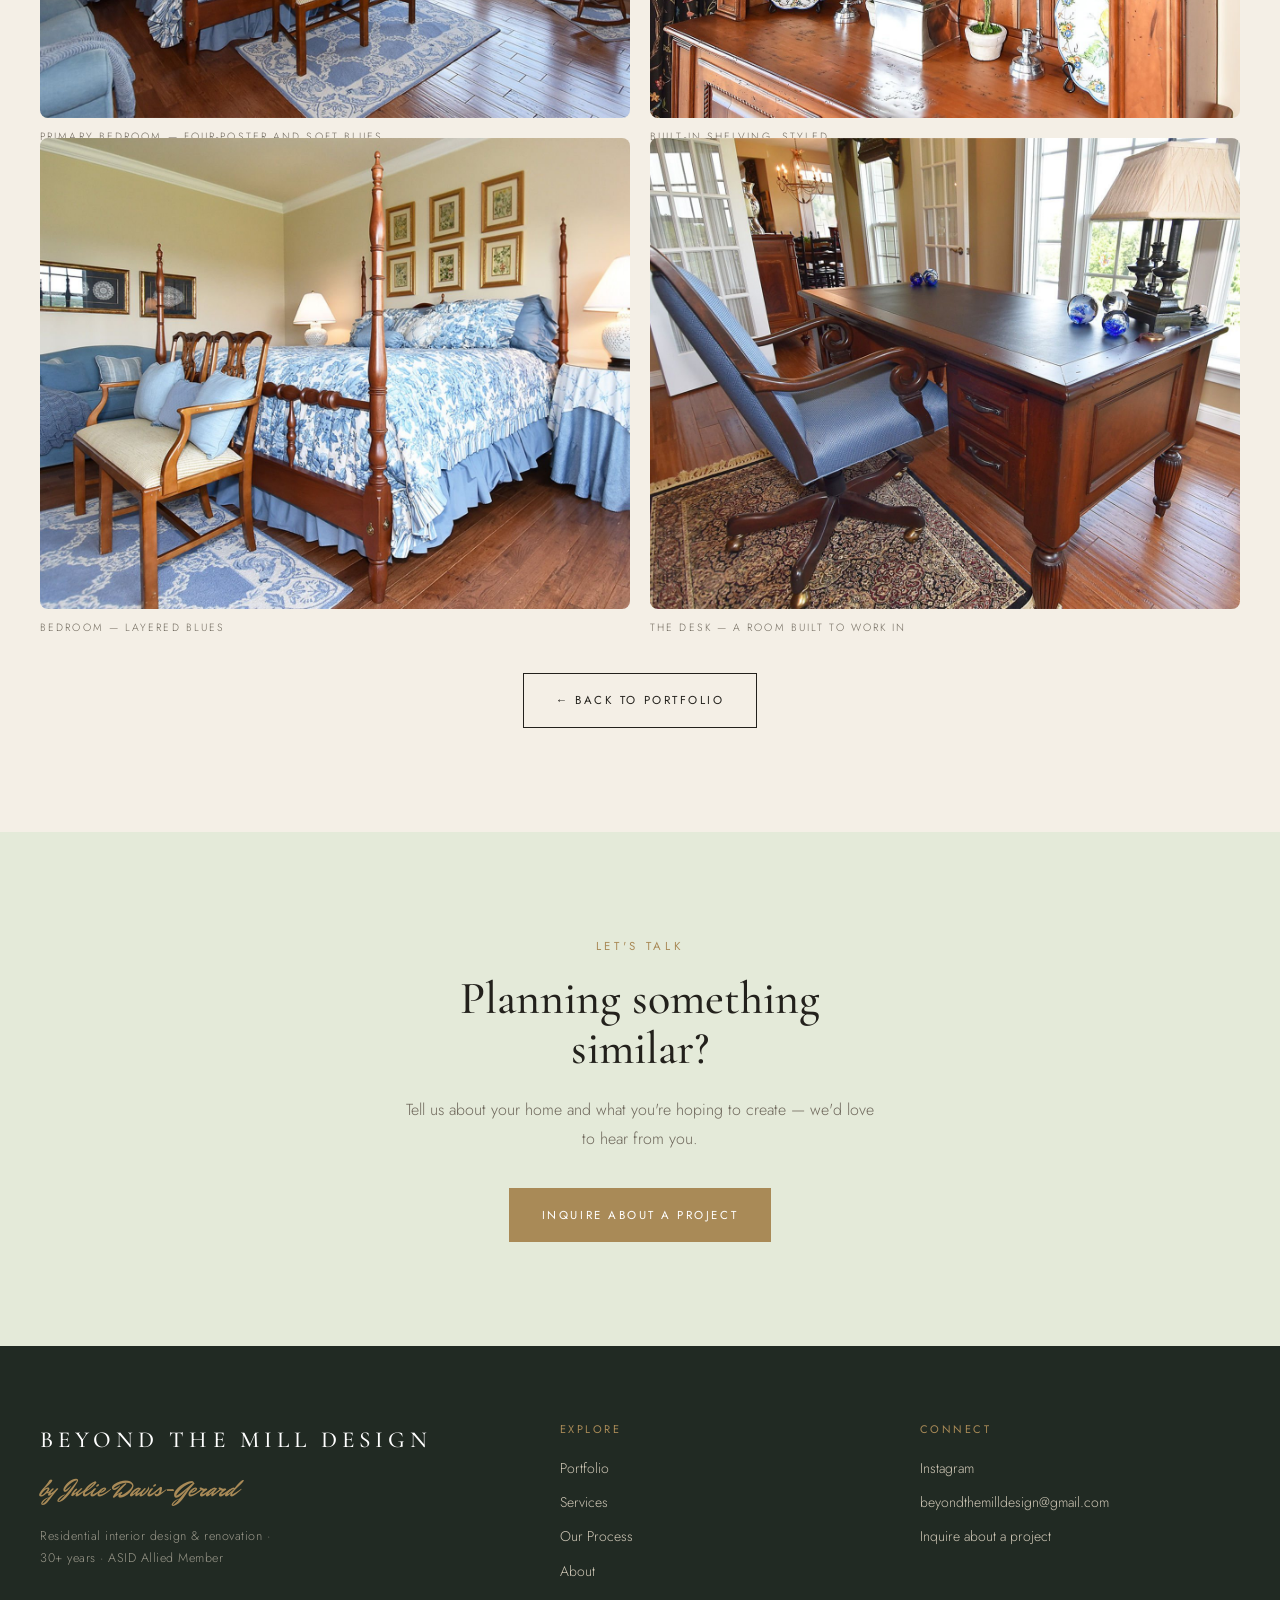
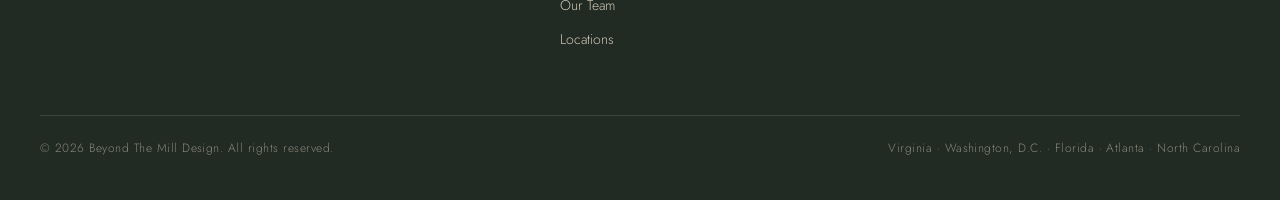
<file: project-leesburg.html>
<!DOCTYPE html>
<html lang="en">
<head>
<meta charset="utf-8" />
<meta name="viewport" content="width=device-width, initial-scale=1" />
<title>Classic Leesburg Home — Beyond The Mill Design</title>
<link rel="preconnect" href="https://fonts.googleapis.com">
<link rel="preconnect" href="https://fonts.gstatic.com" crossorigin>
<link href="https://fonts.googleapis.com/css2?family=Cormorant+Garamond:ital,wght@0,400;0,500;0,600;1,400;1,500&family=Jost:wght@300;400;500&family=Mr+Dafoe&display=swap" rel="stylesheet">
<link rel="stylesheet" href="styles.css">
</head>
<body>

<header>
  <nav class="nav">
    <ul>
      <li><a class="active" href="portfolio.html">Portfolio</a></li>
      <li><a href="services.html">Services</a></li>
      <li><a href="index.html#process">Process</a></li>
    </ul>
    <div class="brand"><a href="index.html">
      <div class="name">BEYOND THE MILL DESIGN</div>
      <div class="sub">by Julie Davis-Gerard</div>
    </a></div>
    <ul class="right">
      <li><a href="about.html">About</a></li>
      <li><a href="team.html">Team</a></li>
      <li><a class="inq" href="contact.html">Inquire</a></li>
    </ul>
  </nav>
</header>

<div class="banner">
  <img src="img/projects/leesburg/03.jpg" alt="Formal dining room with custom cherry china cabinet and chandelier">
  <div class="scrim"></div>
  <div class="inner">
    <div class="eyebrow">Leesburg, Virginia</div>
    <h1 class="serif">Classic Leesburg Home</h1>
  </div>
</div>

<section class="services">
  <div class="wrap">
    <div class="proj-meta">
      <div><h4>Location</h4><p>Leesburg, Virginia</p></div>
      <div><h4>Scope</h4><p>Full-home design &amp; custom millwork</p></div>
      <div><h4>Services</h4><p>Interior design &middot; Custom millwork &middot; Furnishings</p></div>
    </div>

    <div class="narrow prose" style="margin-bottom:70px">
      <p class="lead-in">Traditional through and through &mdash; and the clearest example of what &ldquo;Beyond the Mill&rdquo; actually means: millwork drawn, detailed, and built for the room it lives in.</p>
      <p>The home office is the centrepiece. Floor-to-ceiling cherry cabinetry was designed around how the room is actually used, then drawn in elevation and built by hand &mdash; the drawing and the finished piece are shown side by side in the gallery below.</p>
      <p>Elsewhere the house keeps its formal character: a dining room dressed in pattern with a built-in china cabinet, a living room arranged with classic symmetry, and a primary bedroom layered in soft blues around a four-poster bed.</p>
    </div>

    <div class="gallery">
      <figure class="full">
        <img src="img/projects/leesburg/00.jpg" alt="Formal dining &mdash; pattern and warm cherry">
        <figcaption>Formal dining &mdash; pattern and warm cherry</figcaption>
      </figure>
      <figure>
        <img src="img/projects/leesburg/01.jpg" alt="Custom built-in office millwork">
        <figcaption>Custom built-in office millwork</figcaption>
      </figure>
      <figure>
        <img src="img/projects/leesburg/02.jpg" alt="From drawing to finished millwork">
        <figcaption>From drawing to finished millwork</figcaption>
      </figure>
      <figure>
        <img src="img/projects/leesburg/03.jpg" alt="Dining &mdash; chandelier and built-in china cabinet">
        <figcaption>Dining &mdash; chandelier and built-in china cabinet</figcaption>
      </figure>
      <figure>
        <img src="img/projects/leesburg/04.jpg" alt="Living room &mdash; classic symmetry">
        <figcaption>Living room &mdash; classic symmetry</figcaption>
      </figure>
      <figure>
        <img src="img/projects/leesburg/05.jpg" alt="Primary bedroom &mdash; four-poster and soft blues">
        <figcaption>Primary bedroom &mdash; four-poster and soft blues</figcaption>
      </figure>
      <figure>
        <img src="img/projects/leesburg/06.jpg" alt="Built-in shelving, styled">
        <figcaption>Built-in shelving, styled</figcaption>
      </figure>
      <figure>
        <img src="img/projects/leesburg/07.jpg" alt="Bedroom &mdash; layered blues">
        <figcaption>Bedroom &mdash; layered blues</figcaption>
      </figure>
      <figure>
        <img src="img/projects/leesburg/08.jpg" alt="The desk &mdash; a room built to work in">
        <figcaption>The desk &mdash; a room built to work in</figcaption>
      </figure>
    </div>

    <div class="center" style="margin-top:64px"><a class="btn" href="portfolio.html">&larr; Back to portfolio</a></div>
  </div>
</section>

<section class="cta">
  <div class="wrap">
    <div class="eyebrow">Let's talk</div>
    <h2 class="serif">Planning something similar?</h2>
    <p>Tell us about your home and what you're hoping to create &mdash; we'd love to hear from you.</p>
    <a class="btn fill" href="contact.html">Inquire About a Project</a>
  </div>
</section>

<footer>
  <div class="fgrid">
    <div>
      <div class="name">BEYOND THE MILL DESIGN</div>
      <div class="by">by Julie Davis-Gerard</div>
      <div class="tag">Residential interior design &amp; renovation &middot; 30+ years &middot; ASID Allied Member</div>
    </div>
    <div>
      <h4>Explore</h4>
      <a href="portfolio.html">Portfolio</a>
      <a href="services.html">Services</a>
      <a href="index.html#process">Our Process</a>
      <a href="about.html">About</a>
      <a href="team.html">Our Team</a>
      <a href="index.html#locations">Locations</a>
    </div>
    <div>
      <h4>Connect</h4>
      <a href="#">Instagram</a>
      <a href="mailto:beyondthemilldesign@gmail.com">beyondthemilldesign@gmail.com</a>
      <a href="contact.html">Inquire about a project</a>
    </div>
  </div>
  <div class="fbar">
    <span>&copy; 2026 Beyond The Mill Design. All rights reserved.</span>
    <span>Virginia &middot; Washington, D.C. &middot; Florida &middot; Atlanta &middot; North Carolina</span>
  </div>
</footer>

<div class="badge">Prototype</div>

</body>
</html>
</file>
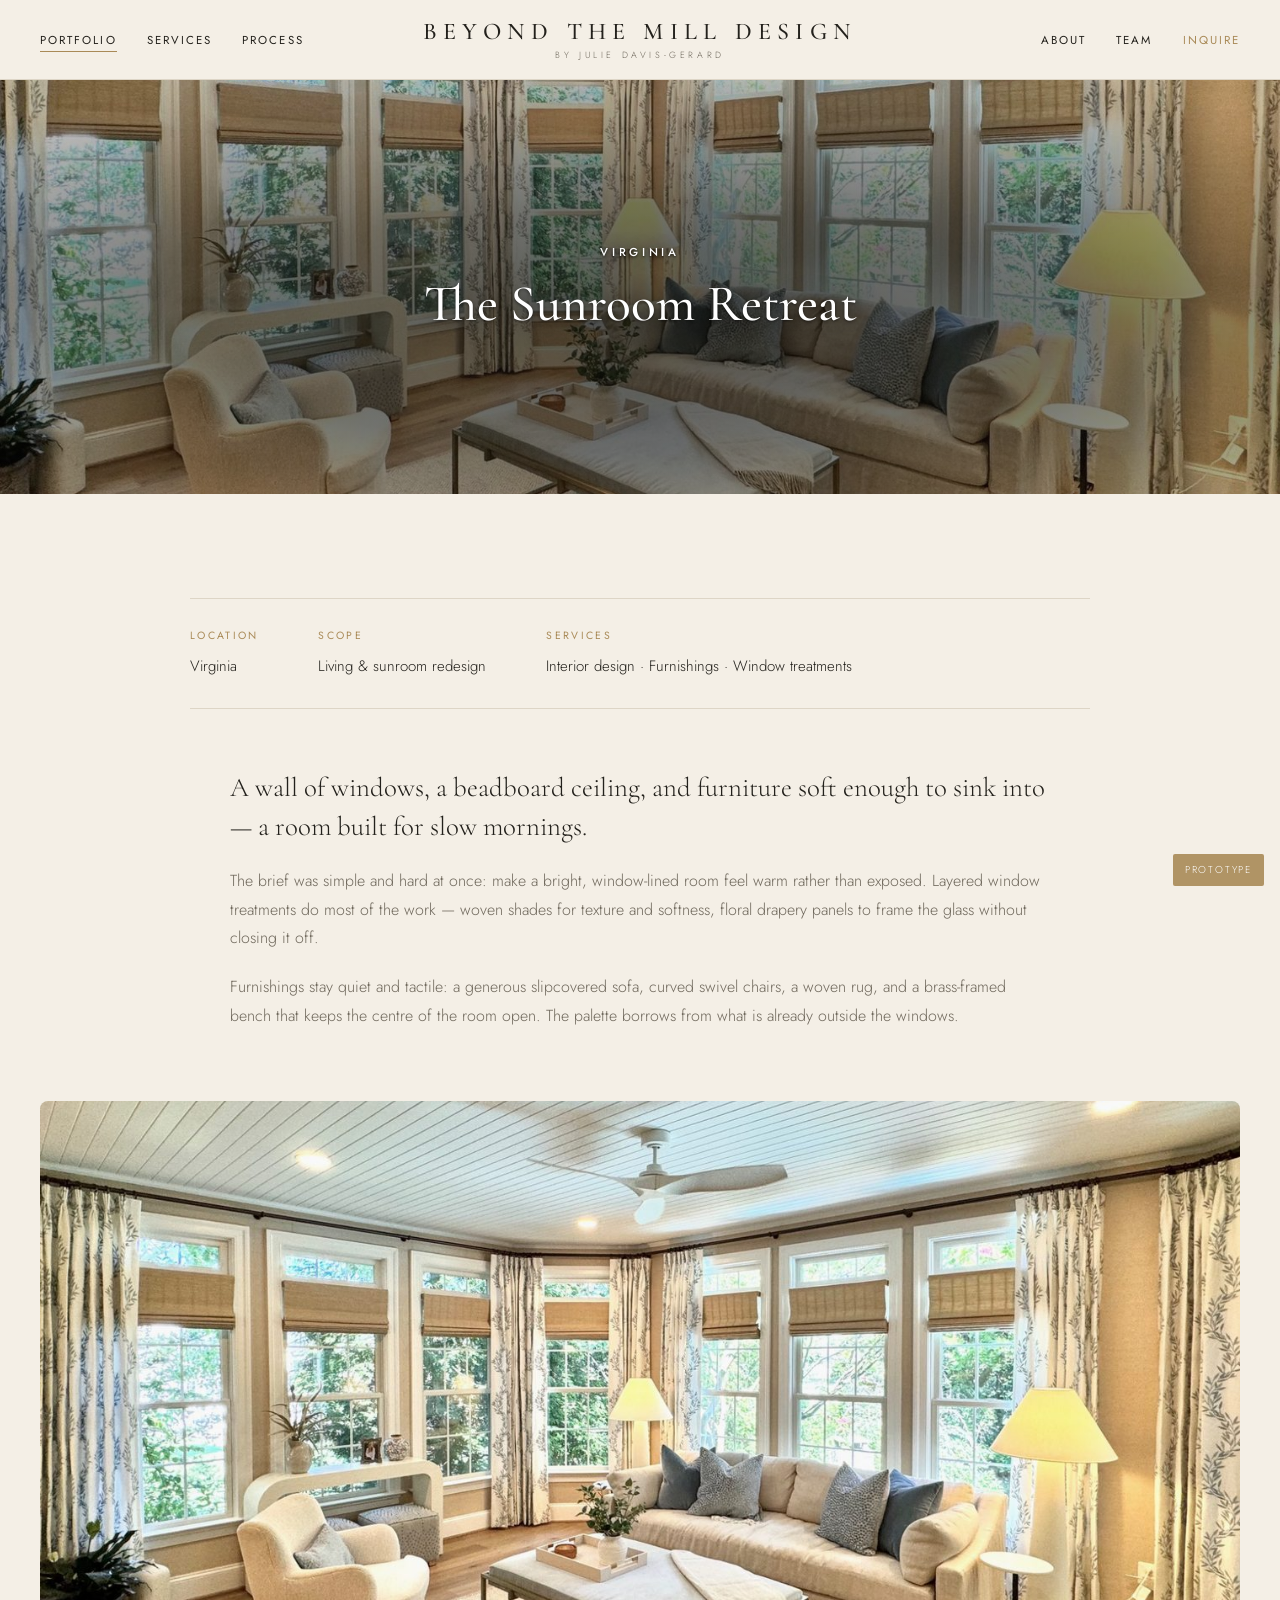
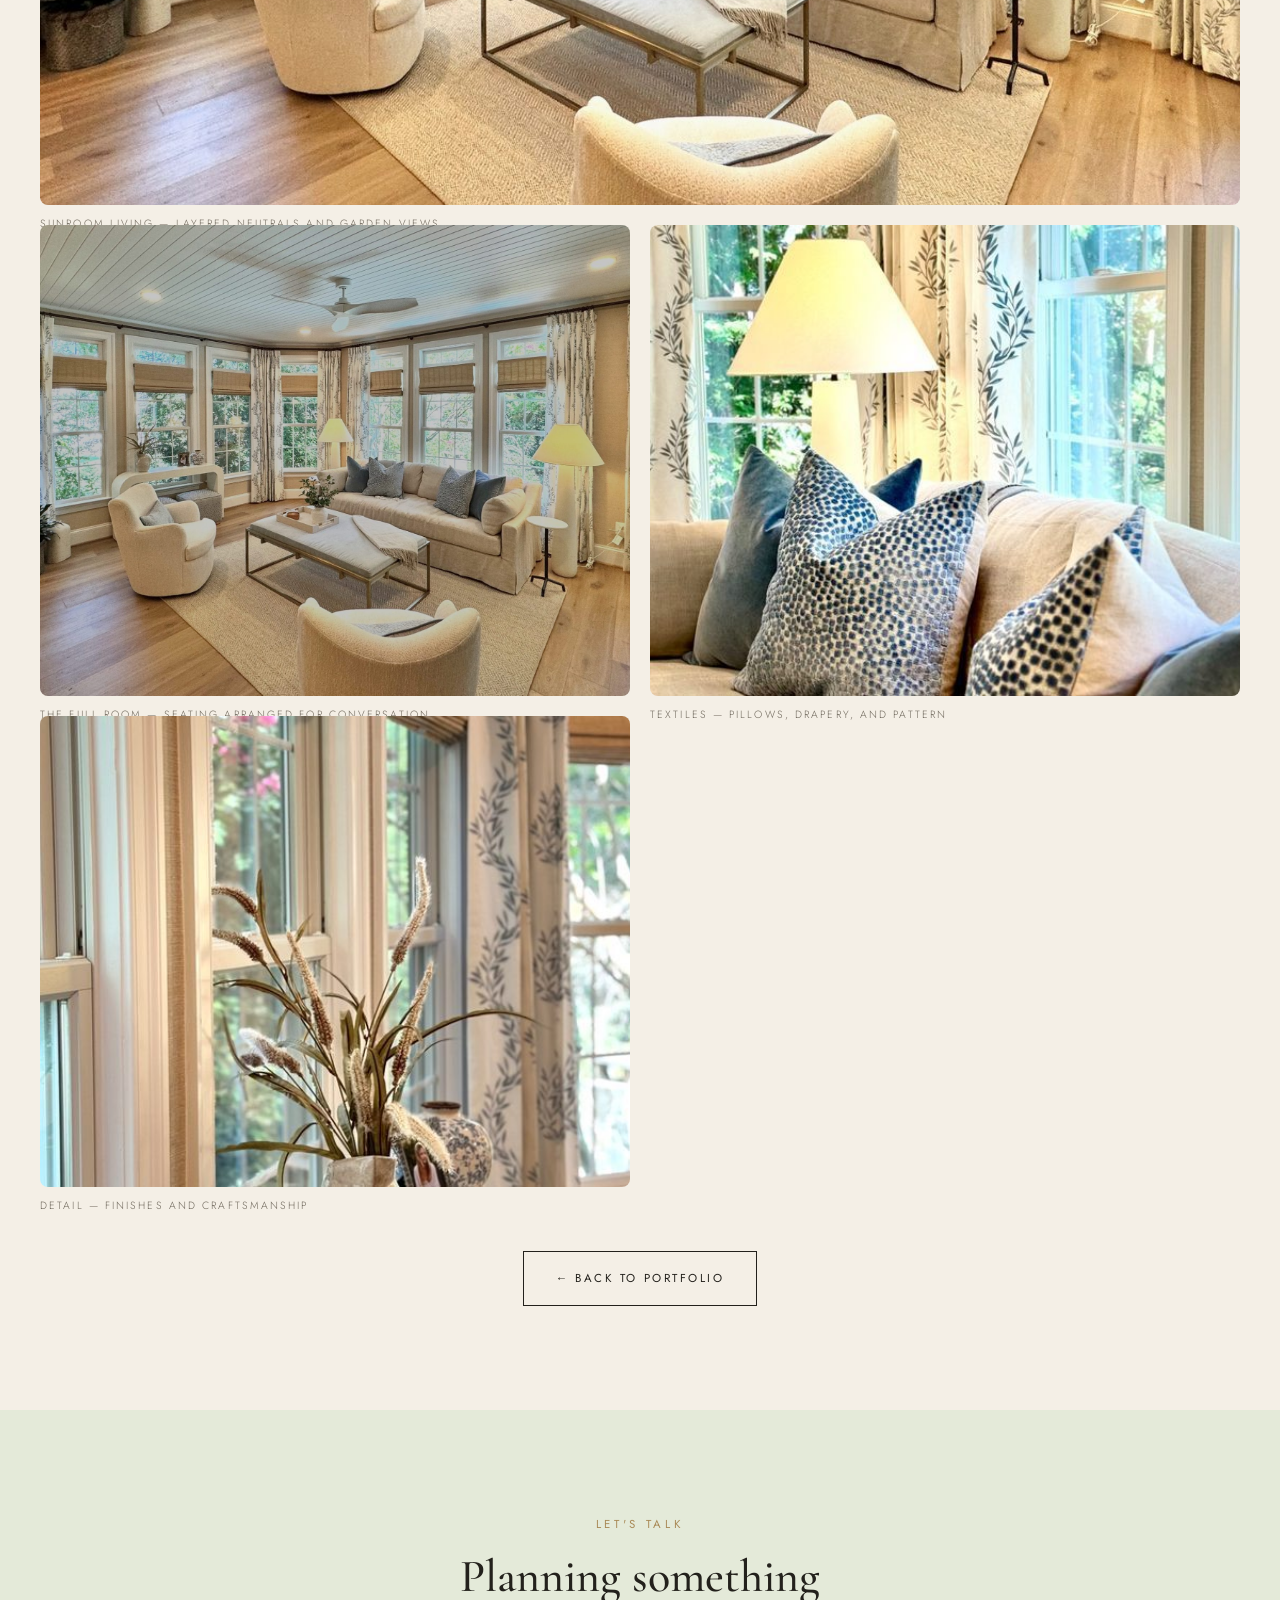
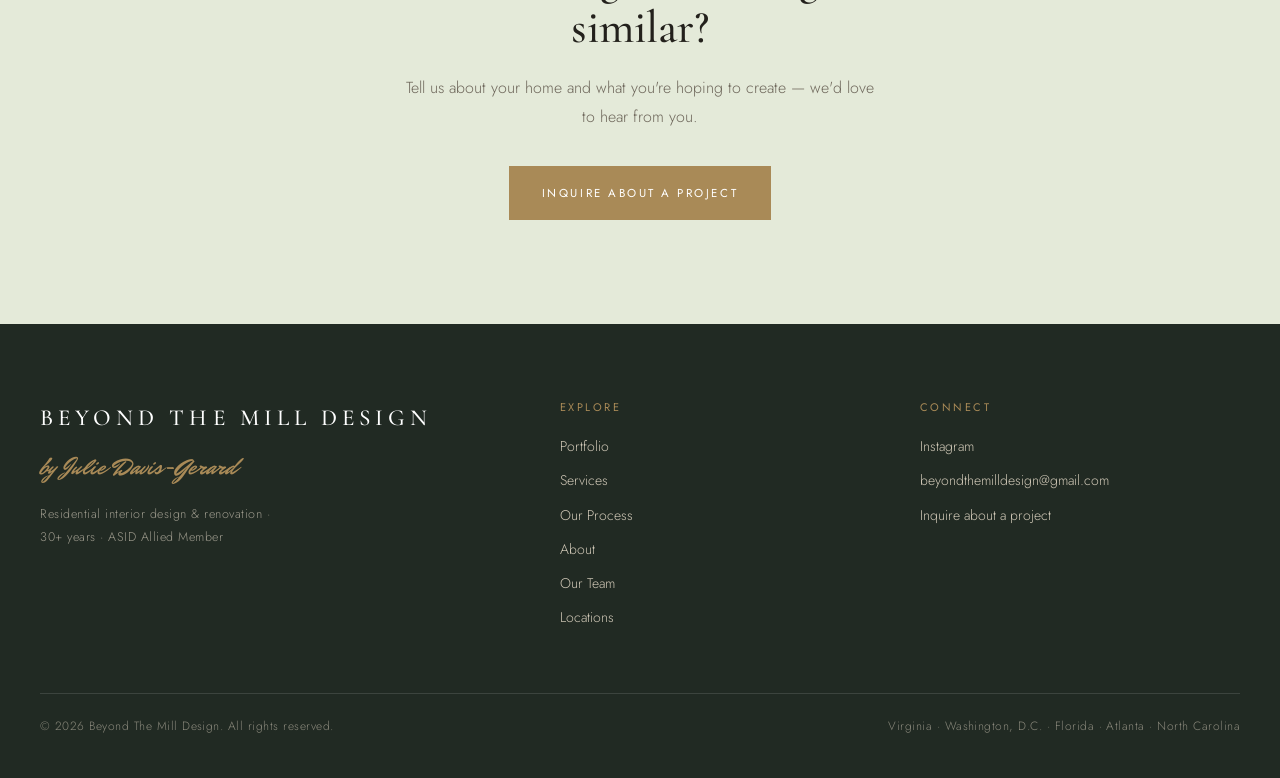
<file: project-sunroom.html>
<!DOCTYPE html>
<html lang="en">
<head>
<meta charset="utf-8" />
<meta name="viewport" content="width=device-width, initial-scale=1" />
<title>The Sunroom Retreat — Beyond The Mill Design</title>
<link rel="preconnect" href="https://fonts.googleapis.com">
<link rel="preconnect" href="https://fonts.gstatic.com" crossorigin>
<link href="https://fonts.googleapis.com/css2?family=Cormorant+Garamond:ital,wght@0,400;0,500;0,600;1,400;1,500&family=Jost:wght@300;400;500&family=Mr+Dafoe&display=swap" rel="stylesheet">
<link rel="stylesheet" href="styles.css">
</head>
<body>

<header>
  <nav class="nav">
    <ul>
      <li><a class="active" href="portfolio.html">Portfolio</a></li>
      <li><a href="services.html">Services</a></li>
      <li><a href="index.html#process">Process</a></li>
    </ul>
    <div class="brand"><a href="index.html">
      <div class="name">BEYOND THE MILL DESIGN</div>
      <div class="sub">by Julie Davis-Gerard</div>
    </a></div>
    <ul class="right">
      <li><a href="about.html">About</a></li>
      <li><a href="team.html">Team</a></li>
      <li><a class="inq" href="contact.html">Inquire</a></li>
    </ul>
  </nav>
</header>

<div class="banner">
  <img src="img/wide-living.jpg" alt="The Sunroom Retreat">
  <div class="scrim"></div>
  <div class="inner">
    <div class="eyebrow">Virginia</div>
    <h1 class="serif">The Sunroom Retreat</h1>
  </div>
</div>

<section class="services">
  <div class="wrap">
    <div class="proj-meta">
      <div><h4>Location</h4><p>Virginia</p></div>
      <div><h4>Scope</h4><p>Living &amp; sunroom redesign</p></div>
      <div><h4>Services</h4><p>Interior design &middot; Furnishings &middot; Window treatments</p></div>
    </div>

    <div class="narrow prose" style="margin-bottom:70px">
      <p class="lead-in">A wall of windows, a beadboard ceiling, and furniture soft enough to sink into &mdash; a room built for slow mornings.</p>
      <p>The brief was simple and hard at once: make a bright, window-lined room feel warm rather than exposed. Layered window treatments do most of the work &mdash; woven shades for texture and softness, floral drapery panels to frame the glass without closing it off.</p>
      <p>Furnishings stay quiet and tactile: a generous slipcovered sofa, curved swivel chairs, a woven rug, and a brass-framed bench that keeps the centre of the room open. The palette borrows from what is already outside the windows.</p>
    </div>

    <div class="gallery">
      <figure class="full">
        <img src="img/hero.jpg" alt="Sunroom living &mdash; layered neutrals and garden views">
        <figcaption>Sunroom living &mdash; layered neutrals and garden views</figcaption>
      </figure>
      <figure>
        <img src="img/wide-living.jpg" alt="The full room &mdash; seating arranged for conversation">
        <figcaption>The full room &mdash; seating arranged for conversation</figcaption>
      </figure>
      <figure>
        <img src="img/welcome-2.jpg" alt="Textiles &mdash; pillows, drapery, and pattern">
        <figcaption>Textiles &mdash; pillows, drapery, and pattern</figcaption>
      </figure>
      <figure>
        <img src="img/detail-1.jpg" alt="Detail &mdash; finishes and craftsmanship">
        <figcaption>Detail &mdash; finishes and craftsmanship</figcaption>
      </figure>
    </div>

    <div class="center" style="margin-top:64px"><a class="btn" href="portfolio.html">&larr; Back to portfolio</a></div>
  </div>
</section>

<section class="cta">
  <div class="wrap">
    <div class="eyebrow">Let's talk</div>
    <h2 class="serif">Planning something similar?</h2>
    <p>Tell us about your home and what you're hoping to create &mdash; we'd love to hear from you.</p>
    <a class="btn fill" href="contact.html">Inquire About a Project</a>
  </div>
</section>

<footer>
  <div class="fgrid">
    <div>
      <div class="name">BEYOND THE MILL DESIGN</div>
      <div class="by">by Julie Davis-Gerard</div>
      <div class="tag">Residential interior design &amp; renovation &middot; 30+ years &middot; ASID Allied Member</div>
    </div>
    <div>
      <h4>Explore</h4>
      <a href="portfolio.html">Portfolio</a>
      <a href="services.html">Services</a>
      <a href="index.html#process">Our Process</a>
      <a href="about.html">About</a>
      <a href="team.html">Our Team</a>
      <a href="index.html#locations">Locations</a>
    </div>
    <div>
      <h4>Connect</h4>
      <a href="#">Instagram</a>
      <a href="mailto:beyondthemilldesign@gmail.com">beyondthemilldesign@gmail.com</a>
      <a href="contact.html">Inquire about a project</a>
    </div>
  </div>
  <div class="fbar">
    <span>&copy; 2026 Beyond The Mill Design. All rights reserved.</span>
    <span>Virginia &middot; Washington, D.C. &middot; Florida &middot; Atlanta &middot; North Carolina</span>
  </div>
</footer>

<div class="badge">Prototype</div>

</body>
</html>
</file>
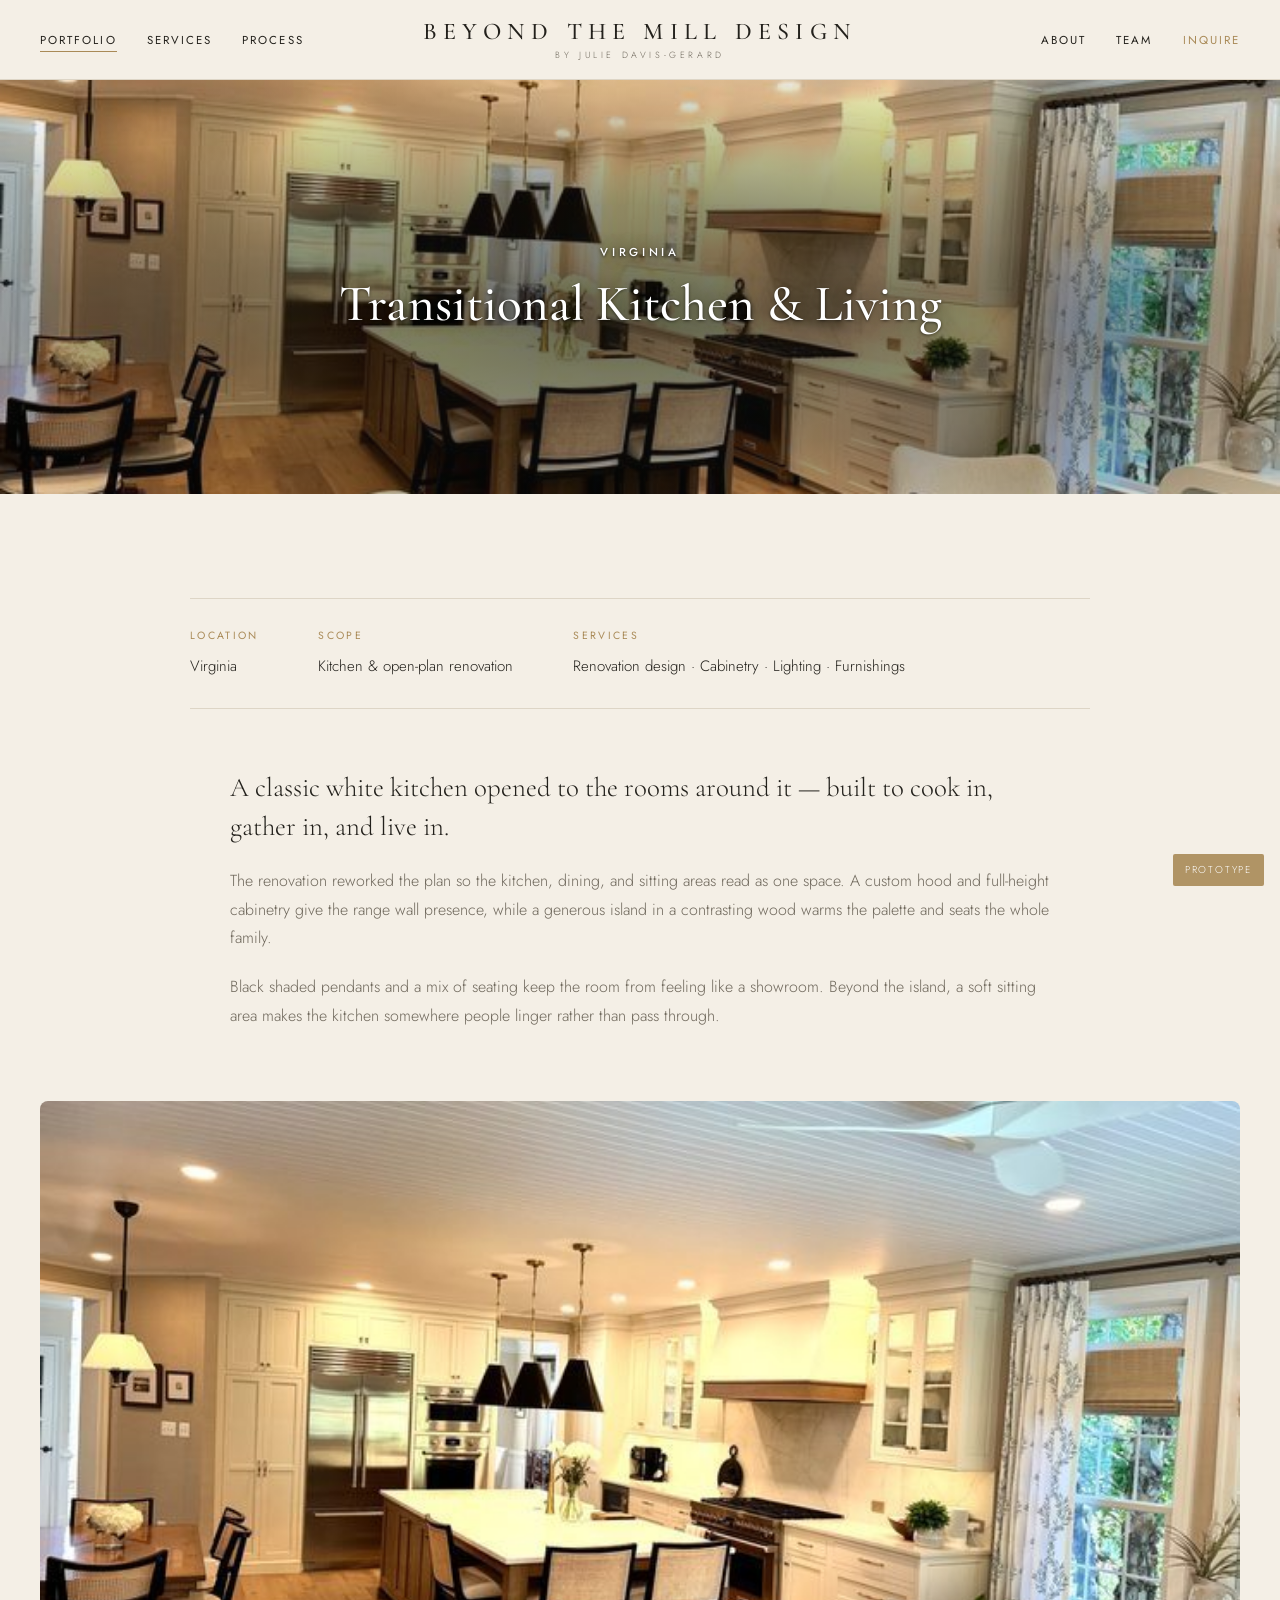
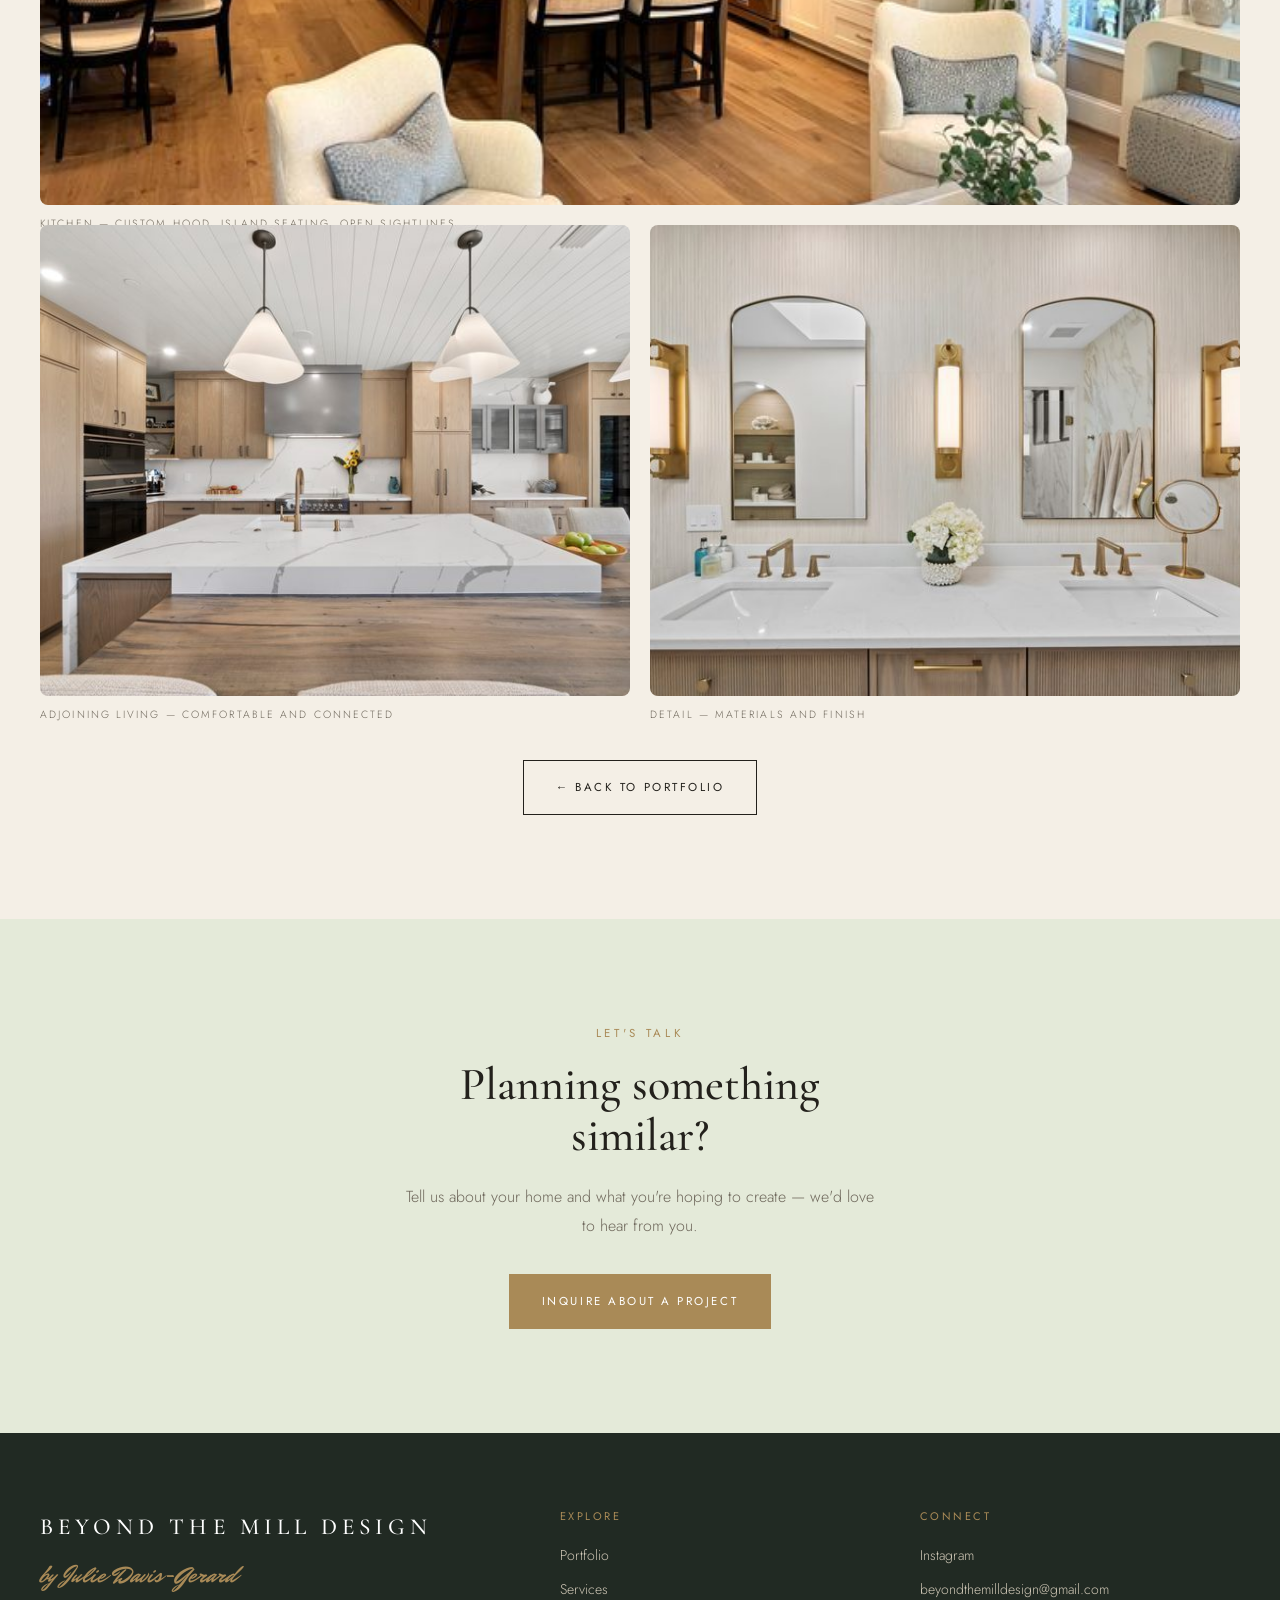
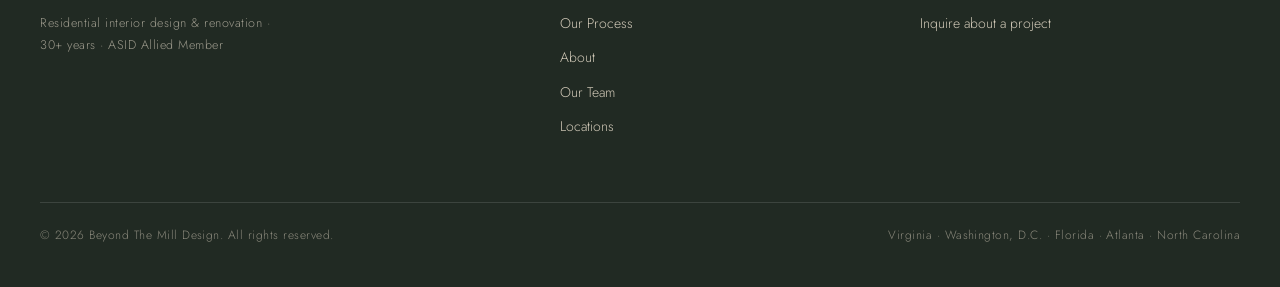
<file: project-transitional.html>
<!DOCTYPE html>
<html lang="en">
<head>
<meta charset="utf-8" />
<meta name="viewport" content="width=device-width, initial-scale=1" />
<title>Transitional Kitchen &amp; Living — Beyond The Mill Design</title>
<link rel="preconnect" href="https://fonts.googleapis.com">
<link rel="preconnect" href="https://fonts.gstatic.com" crossorigin>
<link href="https://fonts.googleapis.com/css2?family=Cormorant+Garamond:ital,wght@0,400;0,500;0,600;1,400;1,500&family=Jost:wght@300;400;500&family=Mr+Dafoe&display=swap" rel="stylesheet">
<link rel="stylesheet" href="styles.css">
</head>
<body>

<header>
  <nav class="nav">
    <ul>
      <li><a class="active" href="portfolio.html">Portfolio</a></li>
      <li><a href="services.html">Services</a></li>
      <li><a href="index.html#process">Process</a></li>
    </ul>
    <div class="brand"><a href="index.html">
      <div class="name">BEYOND THE MILL DESIGN</div>
      <div class="sub">by Julie Davis-Gerard</div>
    </a></div>
    <ul class="right">
      <li><a href="about.html">About</a></li>
      <li><a href="team.html">Team</a></li>
      <li><a class="inq" href="contact.html">Inquire</a></li>
    </ul>
  </nav>
</header>

<div class="banner">
  <img src="img/feat-3.jpg" alt="Transitional Kitchen &amp; Living">
  <div class="scrim"></div>
  <div class="inner">
    <div class="eyebrow">Virginia</div>
    <h1 class="serif">Transitional Kitchen &amp; Living</h1>
  </div>
</div>

<section class="services">
  <div class="wrap">
    <div class="proj-meta">
      <div><h4>Location</h4><p>Virginia</p></div>
      <div><h4>Scope</h4><p>Kitchen &amp; open-plan renovation</p></div>
      <div><h4>Services</h4><p>Renovation design &middot; Cabinetry &middot; Lighting &middot; Furnishings</p></div>
    </div>

    <div class="narrow prose" style="margin-bottom:70px">
      <p class="lead-in">A classic white kitchen opened to the rooms around it &mdash; built to cook in, gather in, and live in.</p>
      <p>The renovation reworked the plan so the kitchen, dining, and sitting areas read as one space. A custom hood and full-height cabinetry give the range wall presence, while a generous island in a contrasting wood warms the palette and seats the whole family.</p>
      <p>Black shaded pendants and a mix of seating keep the room from feeling like a showroom. Beyond the island, a soft sitting area makes the kitchen somewhere people linger rather than pass through.</p>
    </div>

    <div class="gallery">
      <figure class="full">
        <img src="img/feat-3.jpg" alt="Kitchen &mdash; custom hood, island seating, open sightlines">
        <figcaption>Kitchen &mdash; custom hood, island seating, open sightlines</figcaption>
      </figure>
      <figure>
        <img src="img/extra-1.jpg" alt="Adjoining living &mdash; comfortable and connected">
        <figcaption>Adjoining living &mdash; comfortable and connected</figcaption>
      </figure>
      <figure>
        <img src="img/detail-2.jpg" alt="Detail &mdash; materials and finish">
        <figcaption>Detail &mdash; materials and finish</figcaption>
      </figure>
    </div>

    <div class="center" style="margin-top:64px"><a class="btn" href="portfolio.html">&larr; Back to portfolio</a></div>
  </div>
</section>

<section class="cta">
  <div class="wrap">
    <div class="eyebrow">Let's talk</div>
    <h2 class="serif">Planning something similar?</h2>
    <p>Tell us about your home and what you're hoping to create &mdash; we'd love to hear from you.</p>
    <a class="btn fill" href="contact.html">Inquire About a Project</a>
  </div>
</section>

<footer>
  <div class="fgrid">
    <div>
      <div class="name">BEYOND THE MILL DESIGN</div>
      <div class="by">by Julie Davis-Gerard</div>
      <div class="tag">Residential interior design &amp; renovation &middot; 30+ years &middot; ASID Allied Member</div>
    </div>
    <div>
      <h4>Explore</h4>
      <a href="portfolio.html">Portfolio</a>
      <a href="services.html">Services</a>
      <a href="index.html#process">Our Process</a>
      <a href="about.html">About</a>
      <a href="team.html">Our Team</a>
      <a href="index.html#locations">Locations</a>
    </div>
    <div>
      <h4>Connect</h4>
      <a href="#">Instagram</a>
      <a href="mailto:beyondthemilldesign@gmail.com">beyondthemilldesign@gmail.com</a>
      <a href="contact.html">Inquire about a project</a>
    </div>
  </div>
  <div class="fbar">
    <span>&copy; 2026 Beyond The Mill Design. All rights reserved.</span>
    <span>Virginia &middot; Washington, D.C. &middot; Florida &middot; Atlanta &middot; North Carolina</span>
  </div>
</footer>

<div class="badge">Prototype</div>

</body>
</html>
</file>
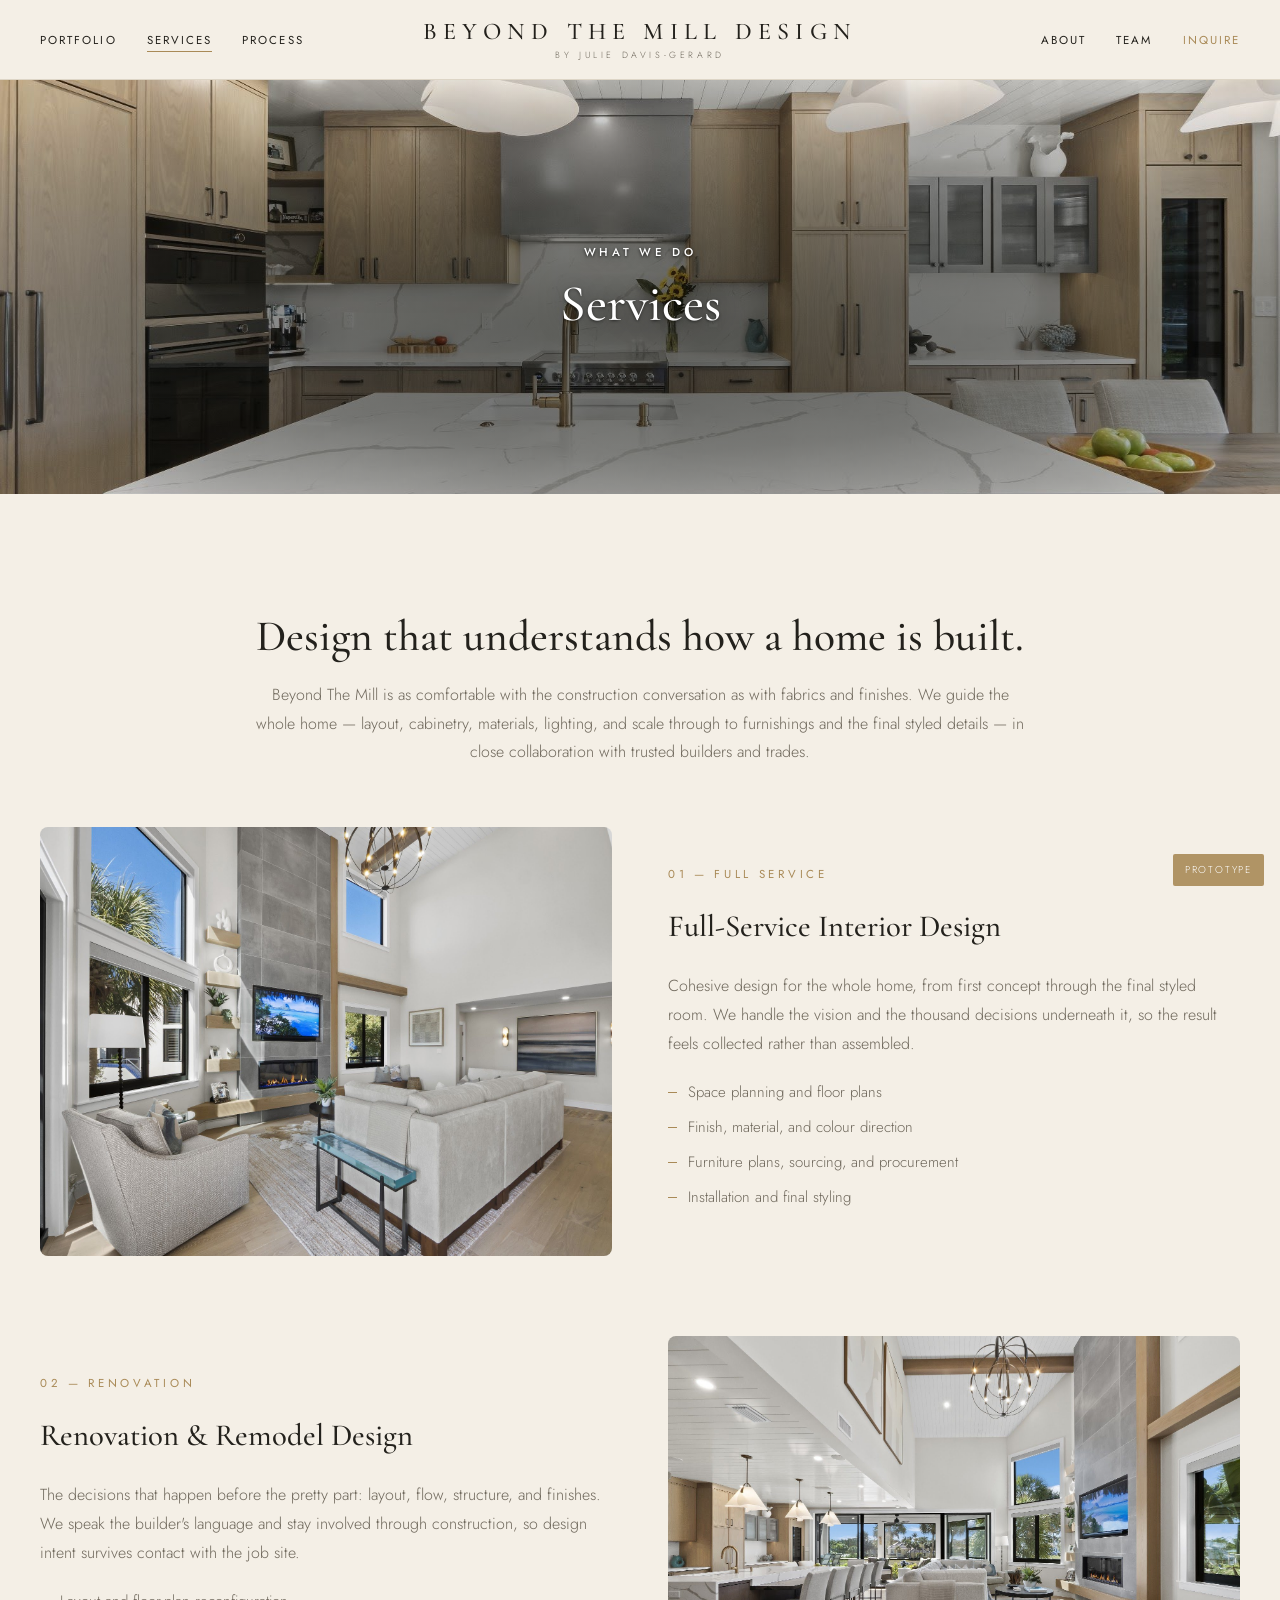
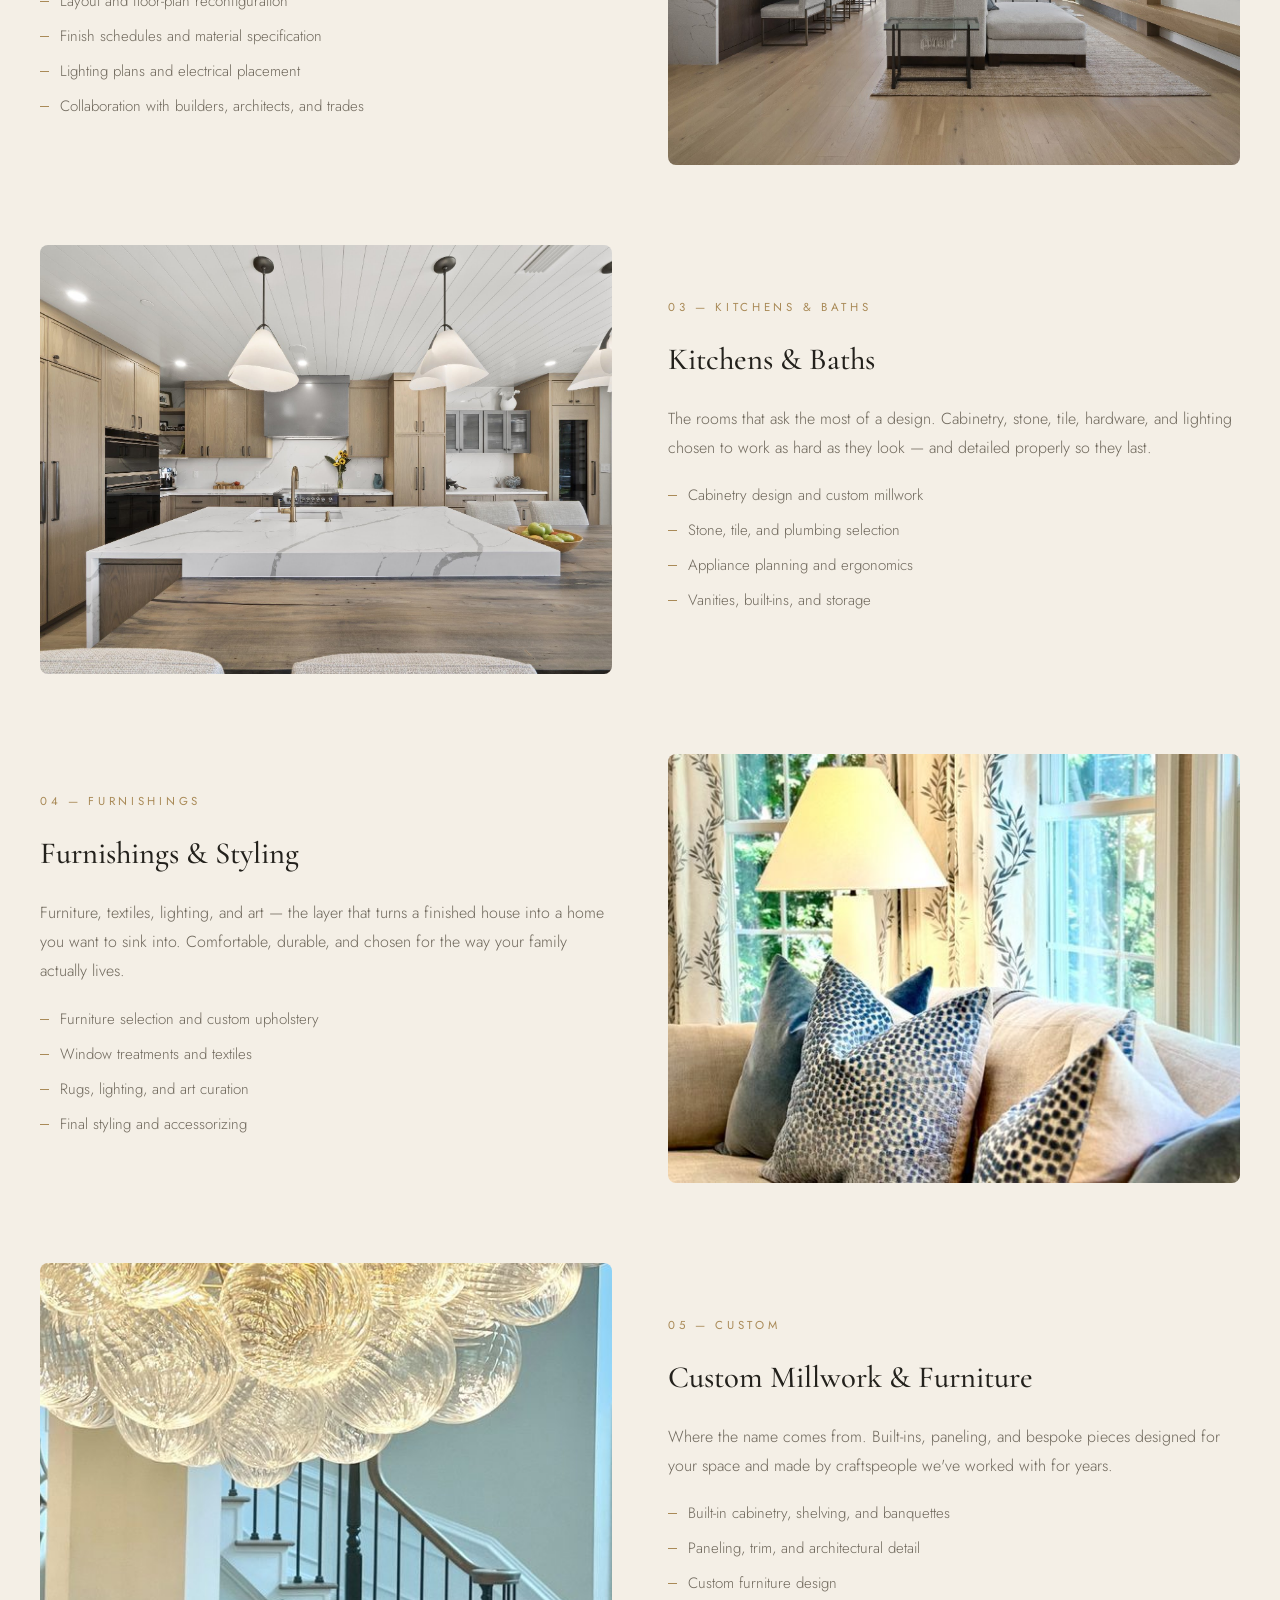
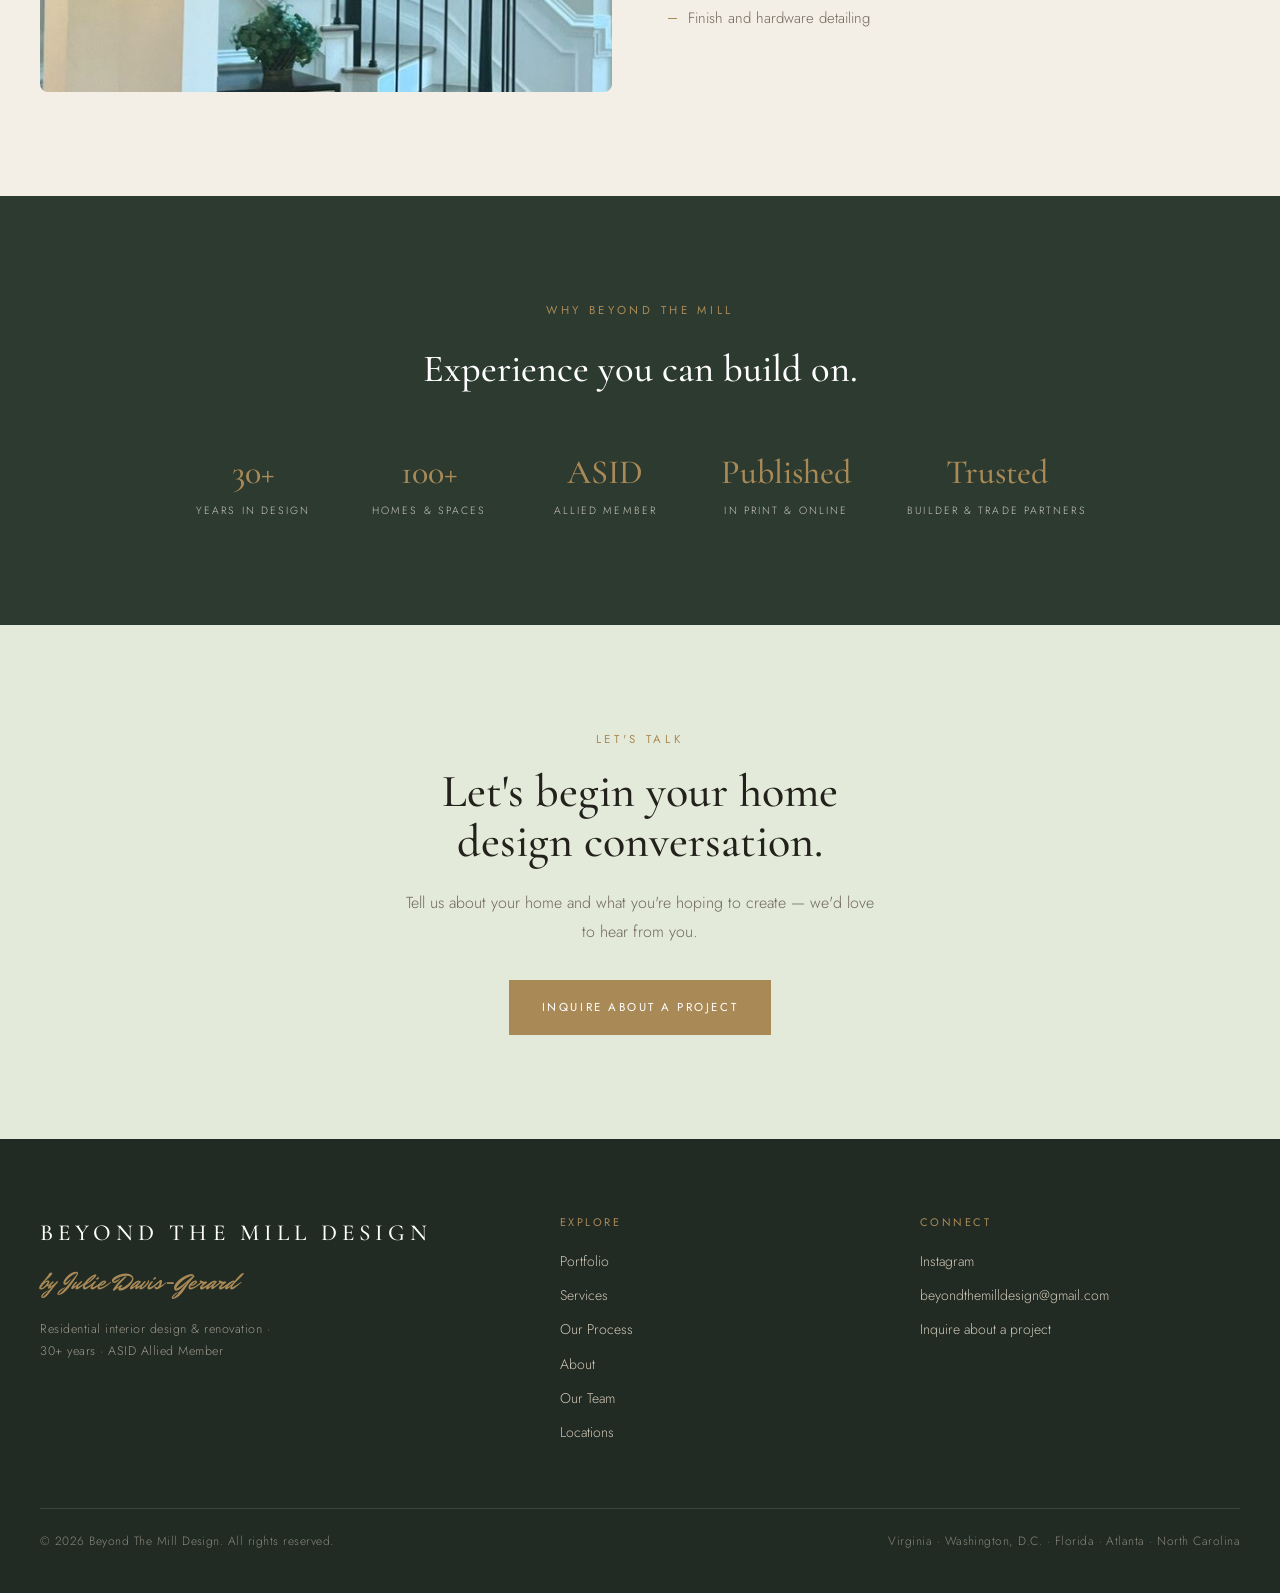
<file: services.html>
<!DOCTYPE html>
<html lang="en">
<head>
<meta charset="utf-8" />
<meta name="viewport" content="width=device-width, initial-scale=1" />
<title>Services — Beyond The Mill Design</title>
<link rel="preconnect" href="https://fonts.googleapis.com">
<link rel="preconnect" href="https://fonts.gstatic.com" crossorigin>
<link href="https://fonts.googleapis.com/css2?family=Cormorant+Garamond:ital,wght@0,400;0,500;0,600;1,400;1,500&family=Jost:wght@300;400;500&family=Mr+Dafoe&display=swap" rel="stylesheet">
<link rel="stylesheet" href="styles.css">
</head>
<body>

<header>
  <nav class="nav">
    <ul>
      <li><a href="portfolio.html">Portfolio</a></li>
      <li><a class="active" href="services.html">Services</a></li>
      <li><a href="index.html#process">Process</a></li>
    </ul>
    <div class="brand"><a href="index.html">
      <div class="name">BEYOND THE MILL DESIGN</div>
      <div class="sub">by Julie Davis-Gerard</div>
    </a></div>
    <ul class="right">
      <li><a href="about.html">About</a></li>
      <li><a href="team.html">Team</a></li>
      <li><a class="inq" href="contact.html">Inquire</a></li>
    </ul>
  </nav>
</header>

<div class="banner">
  <img src="img/florida/kitchen-oak.jpg" alt="White oak kitchen with marble island">
  <div class="scrim"></div>
  <div class="inner">
    <div class="eyebrow">What we do</div>
    <h1 class="serif">Services</h1>
  </div>
</div>

<section class="services">
  <div class="wrap">
    <div class="sec-head">
      <h2 class="serif">Design that understands how a home is built.</h2>
      <p>Beyond The Mill is as comfortable with the construction conversation as with fabrics and finishes. We guide the whole home — layout, cabinetry, materials, lighting, and scale through to furnishings and the final styled details — in close collaboration with trusted builders and trades.</p>
    </div>

    <div class="svc-row">
      <div class="media"><img src="img/florida/living-2.jpg" alt="Sunroom living room designed end to end"></div>
      <div>
        <div class="eyebrow">01 — Full service</div>
        <h3 class="serif">Full-Service Interior Design</h3>
        <p>Cohesive design for the whole home, from first concept through the final styled room. We handle the vision and the thousand decisions underneath it, so the result feels collected rather than assembled.</p>
        <ul>
          <li>Space planning and floor plans</li>
          <li>Finish, material, and colour direction</li>
          <li>Furniture plans, sourcing, and procurement</li>
          <li>Installation and final styling</li>
        </ul>
      </div>
    </div>

    <div class="svc-row flip">
      <div class="media"><img src="img/florida/hero.jpg" alt="Open-concept renovation joining kitchen and living"></div>
      <div>
        <div class="eyebrow">02 — Renovation</div>
        <h3 class="serif">Renovation &amp; Remodel Design</h3>
        <p>The decisions that happen before the pretty part: layout, flow, structure, and finishes. We speak the builder's language and stay involved through construction, so design intent survives contact with the job site.</p>
        <ul>
          <li>Layout and floor-plan reconfiguration</li>
          <li>Finish schedules and material specification</li>
          <li>Lighting plans and electrical placement</li>
          <li>Collaboration with builders, architects, and trades</li>
        </ul>
      </div>
    </div>

    <div class="svc-row">
      <div class="media"><img src="img/florida/kitchen-oak.jpg" alt="White oak kitchen cabinetry and marble waterfall island"></div>
      <div>
        <div class="eyebrow">03 — Kitchens &amp; baths</div>
        <h3 class="serif">Kitchens &amp; Baths</h3>
        <p>The rooms that ask the most of a design. Cabinetry, stone, tile, hardware, and lighting chosen to work as hard as they look — and detailed properly so they last.</p>
        <ul>
          <li>Cabinetry design and custom millwork</li>
          <li>Stone, tile, and plumbing selection</li>
          <li>Appliance planning and ergonomics</li>
          <li>Vanities, built-ins, and storage</li>
        </ul>
      </div>
    </div>

    <div class="svc-row flip">
      <div class="media"><img src="img/welcome-2.jpg" alt="Layered pillows, textiles, and drapery"></div>
      <div>
        <div class="eyebrow">04 — Furnishings</div>
        <h3 class="serif">Furnishings &amp; Styling</h3>
        <p>Furniture, textiles, lighting, and art — the layer that turns a finished house into a home you want to sink into. Comfortable, durable, and chosen for the way your family actually lives.</p>
        <ul>
          <li>Furniture selection and custom upholstery</li>
          <li>Window treatments and textiles</li>
          <li>Rugs, lighting, and art curation</li>
          <li>Final styling and accessorizing</li>
        </ul>
      </div>
    </div>

    <div class="svc-row">
      <div class="media"><img src="img/welcome-3.jpg" alt="Custom glass chandelier above a classic staircase"></div>
      <div>
        <div class="eyebrow">05 — Custom</div>
        <h3 class="serif">Custom Millwork &amp; Furniture</h3>
        <p>Where the name comes from. Built-ins, paneling, and bespoke pieces designed for your space and made by craftspeople we've worked with for years.</p>
        <ul>
          <li>Built-in cabinetry, shelving, and banquettes</li>
          <li>Paneling, trim, and architectural detail</li>
          <li>Custom furniture design</li>
          <li>Finish and hardware detailing</li>
        </ul>
      </div>
    </div>
  </div>
</section>

<section class="cred">
  <div class="wrap">
    <div class="eyebrow">Why Beyond The Mill</div>
    <h2 class="serif">Experience you can build on.</h2>
    <div class="stats">
      <div class="stat"><div class="n serif">30+</div><div class="l">Years in design</div></div>
      <div class="stat"><div class="n serif">100+</div><div class="l">Homes &amp; spaces</div></div>
      <div class="stat"><div class="n serif">ASID</div><div class="l">Allied member</div></div>
      <div class="stat"><div class="n serif">Published</div><div class="l">In print &amp; online</div></div>
      <div class="stat"><div class="n serif">Trusted</div><div class="l">Builder &amp; trade partners</div></div>
    </div>
  </div>
</section>

<section class="cta">
  <div class="wrap">
    <div class="eyebrow">Let's talk</div>
    <h2 class="serif">Let's begin your home design conversation.</h2>
    <p>Tell us about your home and what you're hoping to create — we'd love to hear from you.</p>
    <a class="btn fill" href="contact.html">Inquire About a Project</a>
  </div>
</section>

<footer>
  <div class="fgrid">
    <div>
      <div class="name">BEYOND THE MILL DESIGN</div>
      <div class="by">by Julie Davis-Gerard</div>
      <div class="tag">Residential interior design &amp; renovation · 30+ years · ASID Allied Member</div>
    </div>
    <div>
      <h4>Explore</h4>
      <a href="portfolio.html">Portfolio</a>
      <a href="services.html">Services</a>
      <a href="index.html#process">Our Process</a>
      <a href="about.html">About</a>
      <a href="team.html">Our Team</a>
      <a href="index.html#locations">Locations</a>
    </div>
    <div>
      <h4>Connect</h4>
      <a href="#">Instagram</a>
      <a href="mailto:beyondthemilldesign@gmail.com">beyondthemilldesign@gmail.com</a>
      <a href="contact.html">Inquire about a project</a>
    </div>
  </div>
  <div class="fbar">
    <span>© 2026 Beyond The Mill Design. All rights reserved.</span>
    <span>Virginia · Washington, D.C. · Florida · Atlanta · North Carolina</span>
  </div>
</footer>

<div class="badge">Prototype</div>

</body>
</html>
</file>
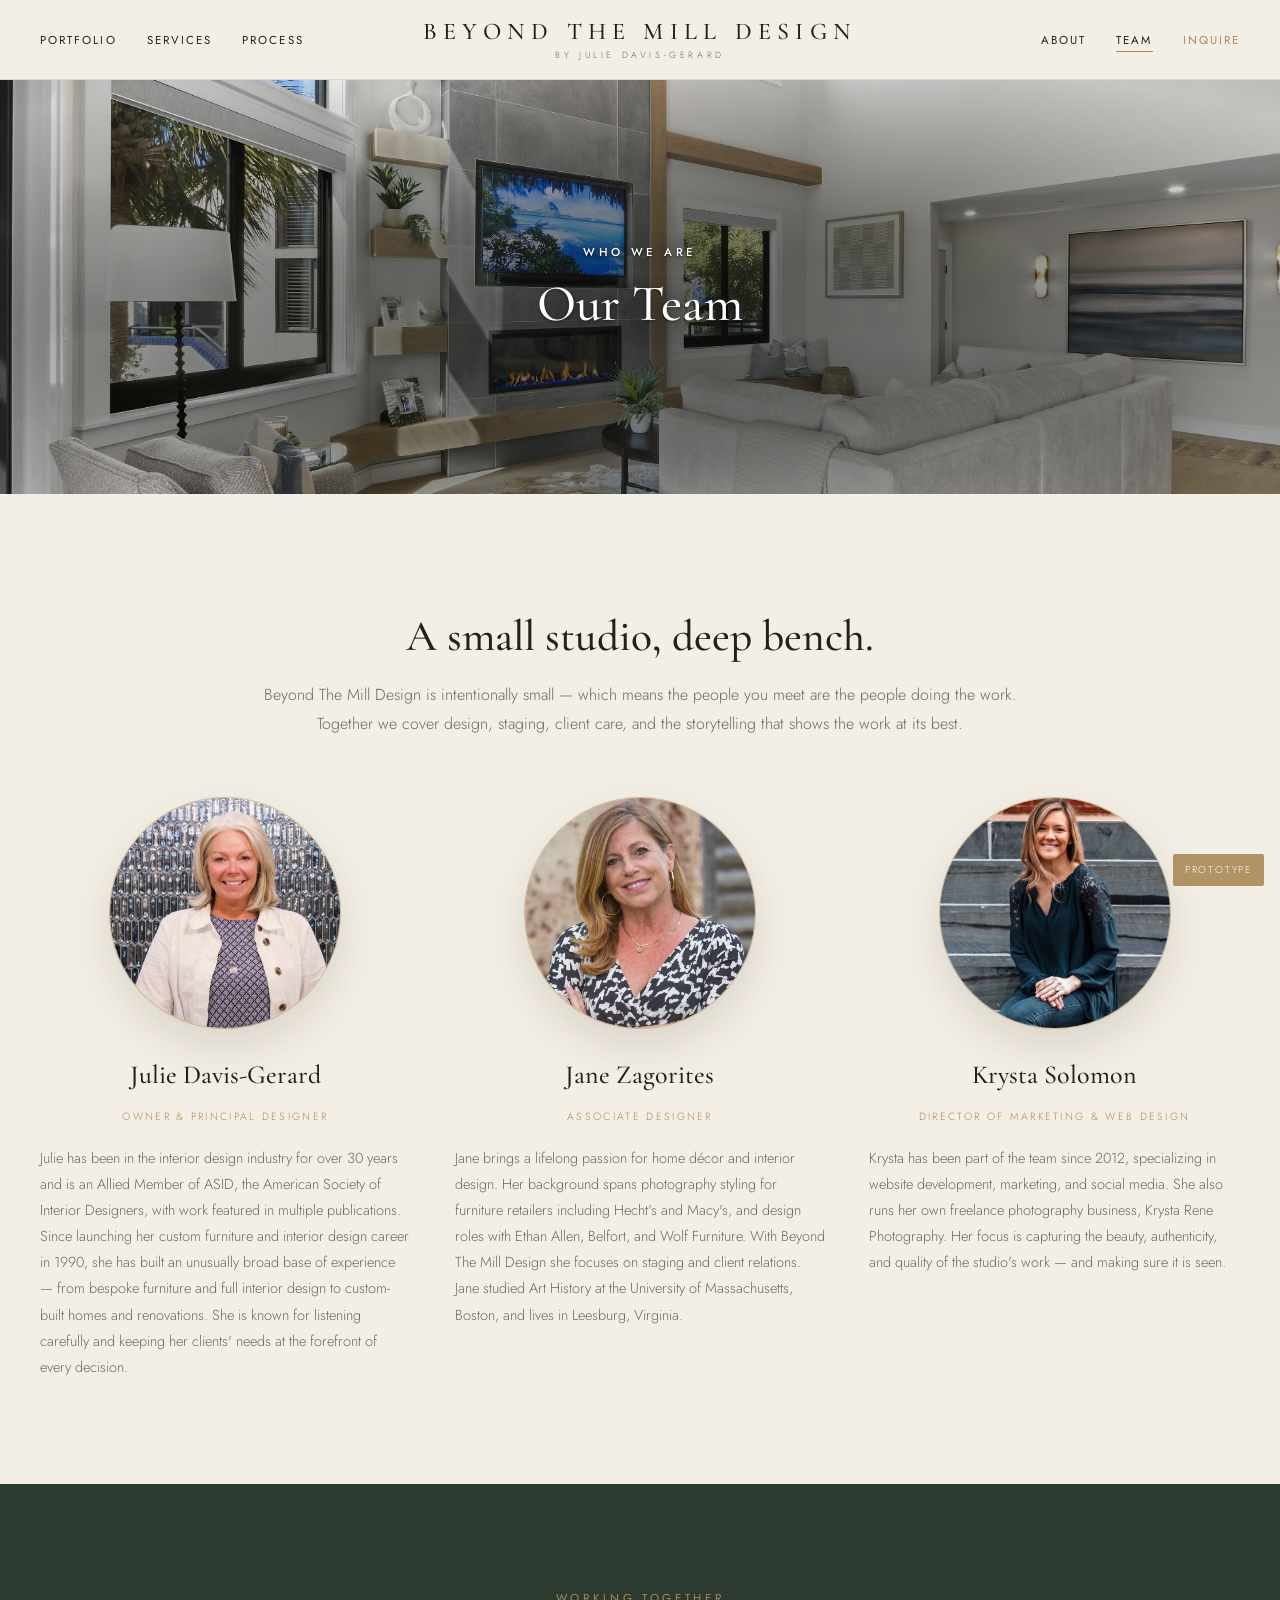
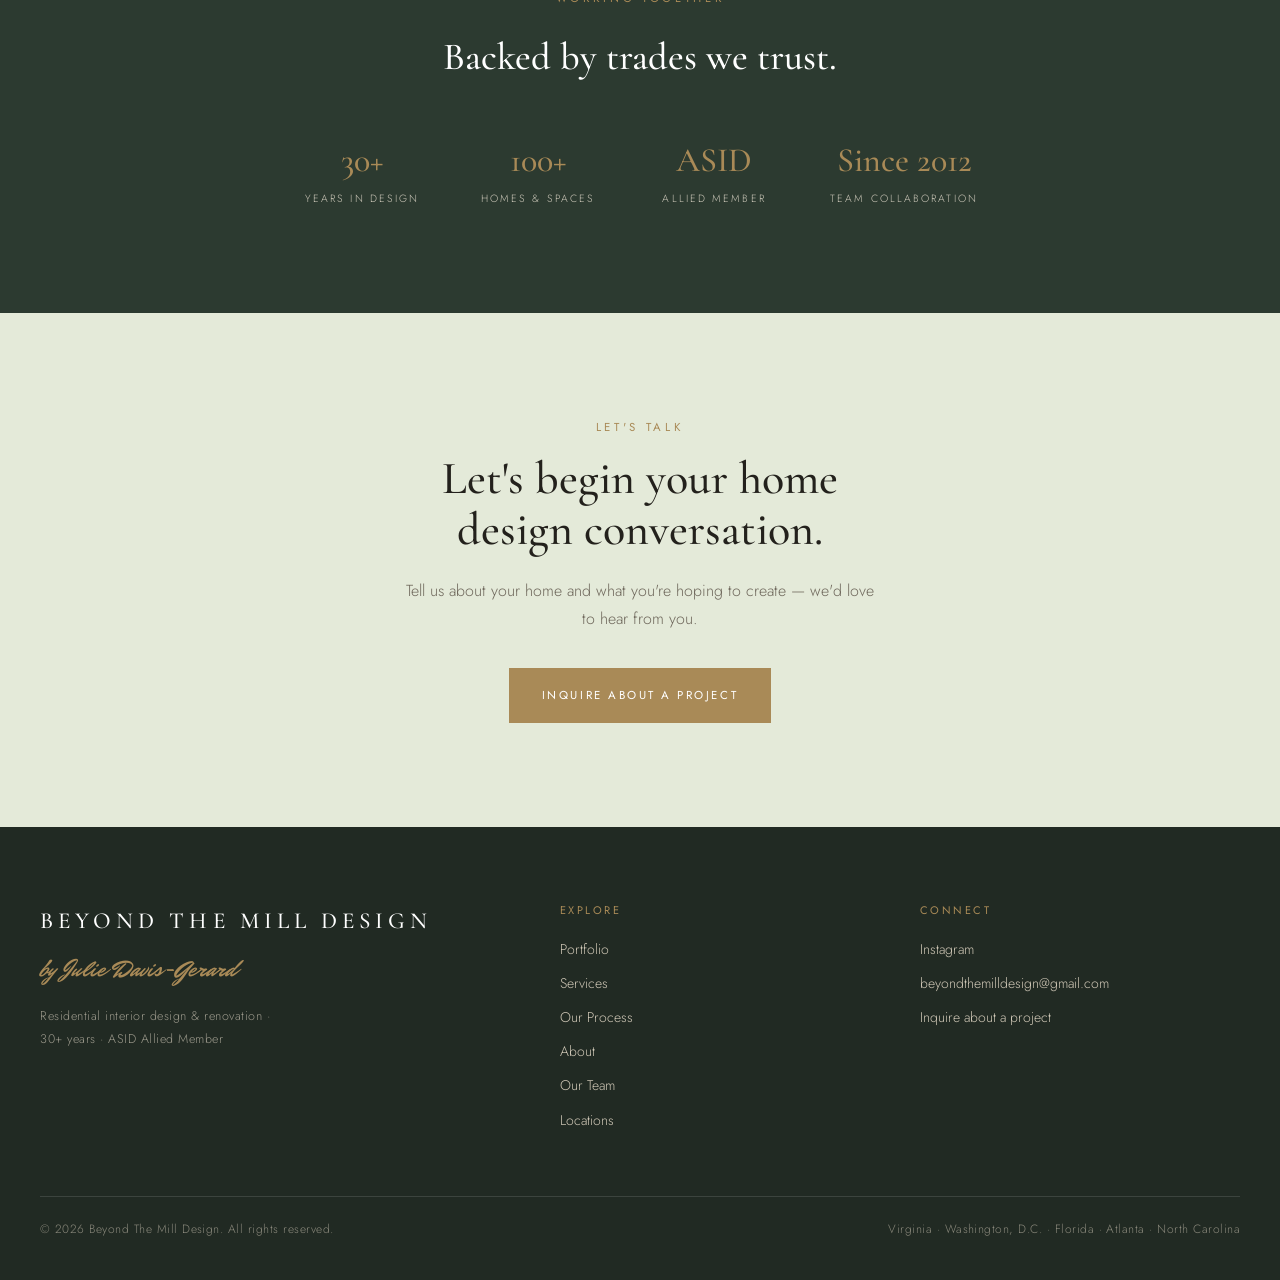
<file: team.html>
<!DOCTYPE html>
<html lang="en">
<head>
<meta charset="utf-8" />
<meta name="viewport" content="width=device-width, initial-scale=1" />
<title>Our Team — Beyond The Mill Design</title>
<link rel="preconnect" href="https://fonts.googleapis.com">
<link rel="preconnect" href="https://fonts.gstatic.com" crossorigin>
<link href="https://fonts.googleapis.com/css2?family=Cormorant+Garamond:ital,wght@0,400;0,500;0,600;1,400;1,500&family=Jost:wght@300;400;500&family=Mr+Dafoe&display=swap" rel="stylesheet">
<link rel="stylesheet" href="styles.css">
</head>
<body>

<header>
  <nav class="nav">
    <ul>
      <li><a href="portfolio.html">Portfolio</a></li>
      <li><a href="services.html">Services</a></li>
      <li><a href="index.html#process">Process</a></li>
    </ul>
    <div class="brand"><a href="index.html">
      <div class="name">BEYOND THE MILL DESIGN</div>
      <div class="sub">by Julie Davis-Gerard</div>
    </a></div>
    <ul class="right">
      <li><a href="about.html">About</a></li>
      <li><a class="active" href="team.html">Team</a></li>
      <li><a class="inq" href="contact.html">Inquire</a></li>
    </ul>
  </nav>
</header>

<div class="banner">
  <img src="img/florida/living-2.jpg" alt="Living room designed by Beyond The Mill Design">
  <div class="scrim"></div>
  <div class="inner">
    <div class="eyebrow">Who we are</div>
    <h1 class="serif">Our Team</h1>
  </div>
</div>

<section class="services">
  <div class="wrap">
    <div class="sec-head">
      <h2 class="serif">A small studio, deep bench.</h2>
      <p>Beyond The Mill Design is intentionally small &mdash; which means the people you meet are the people doing the work. Together we cover design, staging, client care, and the storytelling that shows the work at its best.</p>
    </div>
    <div class="team-grid">
      <div class="team-card">
        <div class="ph"><img src="img/team/julie.jpg" alt="Julie Davis-Gerard, Owner &amp; Principal Designer"></div>
        <h3 class="serif">Julie Davis-Gerard</h3>
        <div class="role">Owner &amp; Principal Designer</div>
        <p>Julie has been in the interior design industry for over 30 years and is an Allied Member of ASID, the American Society of Interior Designers, with work featured in multiple publications. Since launching her custom furniture and interior design career in 1990, she has built an unusually broad base of experience &mdash; from bespoke furniture and full interior design to custom-built homes and renovations. She is known for listening carefully and keeping her clients' needs at the forefront of every decision.</p>
      </div>
      <div class="team-card">
        <div class="ph"><img src="img/team/jane.jpg" alt="Jane Zagorites, Associate Designer"></div>
        <h3 class="serif">Jane Zagorites</h3>
        <div class="role">Associate Designer</div>
        <p>Jane brings a lifelong passion for home d&eacute;cor and interior design. Her background spans photography styling for furniture retailers including Hecht's and Macy's, and design roles with Ethan Allen, Belfort, and Wolf Furniture. With Beyond The Mill Design she focuses on staging and client relations. Jane studied Art History at the University of Massachusetts, Boston, and lives in Leesburg, Virginia.</p>
      </div>
      <div class="team-card">
        <div class="ph"><img src="img/team/krysta.jpg" alt="Krysta Solomon, Director of Marketing &amp; Web Design"></div>
        <h3 class="serif">Krysta Solomon</h3>
        <div class="role">Director of Marketing &amp; Web Design</div>
        <p>Krysta has been part of the team since 2012, specializing in website development, marketing, and social media. She also runs her own freelance photography business, Krysta Rene Photography. Her focus is capturing the beauty, authenticity, and quality of the studio's work &mdash; and making sure it is seen.</p>
      </div>
    </div>
  </div>
</section>

<section class="cred">
  <div class="wrap">
    <div class="eyebrow">Working together</div>
    <h2 class="serif">Backed by trades we trust.</h2>
    <div class="stats">
      <div class="stat"><div class="n serif">30+</div><div class="l">Years in design</div></div>
      <div class="stat"><div class="n serif">100+</div><div class="l">Homes &amp; spaces</div></div>
      <div class="stat"><div class="n serif">ASID</div><div class="l">Allied member</div></div>
      <div class="stat"><div class="n serif">Since 2012</div><div class="l">Team collaboration</div></div>
    </div>
  </div>
</section>

<section class="cta">
  <div class="wrap">
    <div class="eyebrow">Let's talk</div>
    <h2 class="serif">Let's begin your home design conversation.</h2>
    <p>Tell us about your home and what you're hoping to create &mdash; we'd love to hear from you.</p>
    <a class="btn fill" href="contact.html">Inquire About a Project</a>
  </div>
</section>

<footer>
  <div class="fgrid">
    <div>
      <div class="name">BEYOND THE MILL DESIGN</div>
      <div class="by">by Julie Davis-Gerard</div>
      <div class="tag">Residential interior design &amp; renovation &middot; 30+ years &middot; ASID Allied Member</div>
    </div>
    <div>
      <h4>Explore</h4>
      <a href="portfolio.html">Portfolio</a>
      <a href="services.html">Services</a>
      <a href="index.html#process">Our Process</a>
      <a href="about.html">About</a>
      <a href="team.html">Our Team</a>
      <a href="index.html#locations">Locations</a>
    </div>
    <div>
      <h4>Connect</h4>
      <a href="#">Instagram</a>
      <a href="mailto:beyondthemilldesign@gmail.com">beyondthemilldesign@gmail.com</a>
      <a href="contact.html">Inquire about a project</a>
    </div>
  </div>
  <div class="fbar">
    <span>&copy; 2026 Beyond The Mill Design. All rights reserved.</span>
    <span>Virginia &middot; Washington, D.C. &middot; Florida &middot; Atlanta &middot; North Carolina</span>
  </div>
</footer>

<div class="badge">Prototype</div>

</body>
</html>
</file>
<file: styles.css>
:root{
  --cream:#F4EFE6; --cream2:#EBE3D5; --paper:#FBF8F2;
  --ink:#23211C; --muted:#6F685C; --line:#DDD5C6;
  --ever:#2C3A30; --ever-deep:#212A23; --brass:#A98A57;
  --sage-tint:#E4EAD9; --sage:#74886A;
}
*{box-sizing:border-box;margin:0;padding:0}
html{scroll-behavior:smooth}
body{background:var(--cream);color:var(--ink);font-family:'Jost',sans-serif;font-weight:300;line-height:1.8;-webkit-font-smoothing:antialiased}
img{display:block;width:100%;height:100%;object-fit:cover}
.serif{font-family:'Cormorant Garamond',Georgia,serif}
.eyebrow{font-family:'Jost',sans-serif;font-weight:400;text-transform:uppercase;letter-spacing:.32em;font-size:11.5px;color:var(--brass)}
.btn{display:inline-block;font-family:'Jost',sans-serif;font-weight:400;text-transform:uppercase;letter-spacing:.22em;font-size:11.5px;padding:16px 32px;border:1px solid var(--ink);color:var(--ink);text-decoration:none;background:transparent;transition:.35s;cursor:pointer}
.btn:hover{background:var(--ever);border-color:var(--ever);color:var(--cream)}
.btn.light{border-color:rgba(255,255,255,.85);color:#fff}
.btn.light:hover{background:#fff;color:var(--ink)}
.btn.fill{background:var(--brass);border-color:var(--brass);color:#fff}
.btn.fill:hover{background:transparent;color:#fff;border-color:#fff}
.btn.fill.dark:hover{color:var(--ever);background:#fff;border-color:#fff}
.btn.solid{background:var(--ever);border-color:var(--ever);color:#fff}
.btn.solid:hover{background:transparent;color:var(--ever)}

/* HEADER */
header{position:sticky;top:0;z-index:50;background:rgba(244,239,230,.97);border-bottom:1px solid var(--line)}
.nav{display:grid;grid-template-columns:1fr auto 1fr;align-items:center;max-width:1320px;margin:0 auto;padding:20px 40px}
.nav ul{list-style:none;display:flex;gap:30px}
.nav a{font-family:'Jost',sans-serif;font-weight:400;text-transform:uppercase;letter-spacing:.18em;font-size:11.5px;color:var(--ink);text-decoration:none;padding-bottom:3px;border-bottom:1px solid transparent;transition:.3s}
.nav a:hover{border-color:var(--brass);color:var(--ever)}
.nav a.inq{color:var(--brass)}
.nav a.active{border-color:var(--brass)}
.nav .right{justify-content:flex-end}
.brand{text-align:center;line-height:1}
.brand a{text-decoration:none;color:inherit}
.brand .name{font-family:'Cormorant Garamond',serif;font-weight:500;font-size:24px;letter-spacing:.26em;color:var(--ink);white-space:nowrap}
.brand .sub{font-family:'Jost',sans-serif;font-weight:300;text-transform:uppercase;letter-spacing:.4em;font-size:9px;color:var(--muted);margin-top:6px}

/* HOME HERO — modern split (text on a clean panel, photo shown uncluttered) */
.hero{display:grid;grid-template-columns:minmax(0,.92fr) minmax(0,1.08fr);min-height:min(86vh,760px);background:var(--sage-tint)}
.hero .panel{display:flex;flex-direction:column;justify-content:center;padding:6% 6.5%;position:relative}
.hero .hero-card{background:rgba(22,24,22,.82);padding:38px 40px 42px;border-radius:6px}
.hero .eyebrow{color:#D8C7A2}
.hero h1{font-family:'Cormorant Garamond',serif;font-weight:500;font-size:clamp(27px,2.85vw,37px);line-height:1.18;color:#fff;margin:18px 0 0;max-width:none}
.hero .lede{color:var(--muted);font-size:16px;line-height:1.75;margin-top:22px;max-width:34ch}
.hero .ctas{display:flex;gap:16px;flex-wrap:wrap;margin-top:34px}
.hero .photo{position:relative;overflow:hidden;background:var(--cream2)}
.hero .photo img{position:absolute;inset:0;width:100%;height:100%;object-fit:cover;opacity:0;transition:opacity 1.6s ease-in-out}
.hero .photo img.is-active{opacity:1}
@media(prefers-reduced-motion:reduce){.hero .photo img{transition:none}}
@media(max-width:860px){
  .hero{grid-template-columns:1fr;min-height:0}
  .hero .photo{height:46vh;min-height:300px;order:1}
  .hero .panel{padding:52px 30px 56px;order:2}
}

/* PAGE BANNER (interior pages) */
.banner{position:relative;height:46vh;min-height:340px}
.banner img{position:absolute;inset:0}
.banner .scrim{position:absolute;inset:0;background:radial-gradient(ellipse 85% 75% at 50% 60%,rgba(13,15,11,.62) 0%,rgba(13,15,11,.45) 40%,rgba(13,15,11,.18) 70%,rgba(13,15,11,0) 90%)}
.banner .inner{position:absolute;inset:0;display:flex;flex-direction:column;align-items:center;justify-content:center;text-align:center;color:#fff;padding:0 24px}
.banner .eyebrow{color:#fff;font-weight:500;text-shadow:0 1px 3px rgba(0,0,0,.75),0 0 16px rgba(0,0,0,.7)}
.banner h1{font-family:'Cormorant Garamond',serif;font-weight:500;font-size:clamp(32px,4vw,54px);line-height:1.1;margin-top:14px;text-shadow:0 1px 3px rgba(0,0,0,.55),0 0 24px rgba(0,0,0,.55)}

/* SECTION SHELL */
section{padding:104px 40px}
.wrap{max-width:1240px;margin:0 auto}
.narrow{max-width:820px;margin:0 auto}
.center{text-align:center}
.sec-head{text-align:center;max-width:780px;margin:0 auto 60px}
.sec-head h2{font-family:'Cormorant Garamond',serif;font-weight:500;font-size:clamp(30px,3.4vw,46px);line-height:1.12;margin-top:14px}
.sec-head p{color:var(--muted);font-size:16px;margin-top:20px}

/* INTRO (home) */
.intro{background:var(--cream)}
.intro .split{display:grid;grid-template-columns:minmax(0,1fr) minmax(0,1.08fr);gap:56px;align-items:center;max-width:1180px;margin:0 auto}
.intro .lead{text-align:left}
.intro .collage{display:grid;grid-template-columns:minmax(0,1fr) minmax(0,1fr);grid-template-rows:206px 206px;gap:14px}
.intro .collage .tall{grid-row:1 / span 2}
.intro .statement{font-family:'Cormorant Garamond',serif;font-weight:400;font-size:clamp(24px,2.5vw,35px);line-height:1.34;margin:18px 0 0}
.intro p.body{margin:22px 0 0;color:var(--muted);font-size:16px}
.rule{width:46px;height:1px;background:var(--brass);margin:30px 0 0}

/* PROJECT CARDS */
.featured{background:var(--paper)}
.grid3{display:grid;grid-template-columns:repeat(3,minmax(0,1fr));gap:26px}
.card{position:relative;overflow:hidden}
.card .ph{position:relative;aspect-ratio:4/5;overflow:hidden}
.card .ph img{transition:transform 1.1s ease}
.card:hover .ph img{transform:scale(1.05)}
.card .label{position:absolute;left:18px;right:18px;bottom:18px;background:rgba(33,42,35,.82);color:#fff;padding:15px 20px;display:flex;justify-content:space-between;align-items:center;gap:12px}
.card .label .nm{font-family:'Cormorant Garamond',serif;font-size:21px;font-weight:500;line-height:1.1}
.card .label .vp{font-family:'Jost',sans-serif;text-transform:uppercase;letter-spacing:.18em;font-size:10px;color:rgba(255,255,255,.85);white-space:nowrap}
.card .place{font-family:'Jost',sans-serif;text-transform:uppercase;letter-spacing:.22em;font-size:11px;color:var(--muted);margin-top:16px;text-align:center}

/* SERVICES */
.services{background:var(--cream)}
.svc-grid{display:grid;grid-template-columns:repeat(auto-fit,minmax(240px,1fr));gap:34px 40px;margin-top:8px}
.svc h3{font-family:'Cormorant Garamond',serif;font-weight:500;font-size:23px;margin-bottom:4px}
.svc .ln{width:30px;height:1px;background:var(--brass);margin:12px 0 14px}
.svc p{color:var(--muted);font-size:15px}
.svc-row{display:grid;grid-template-columns:minmax(0,1fr) minmax(0,1fr);gap:56px;align-items:center;margin-bottom:80px}
.svc-row:last-child{margin-bottom:0}
.svc-row.flip .media{order:2}
.svc-row .media{aspect-ratio:4/3;overflow:hidden}
.svc-row h3{font-family:'Cormorant Garamond',serif;font-weight:500;font-size:clamp(24px,2.4vw,32px);margin:14px 0 0}
.svc-row p{color:var(--muted);font-size:16px;margin-top:18px}
.svc-row ul{list-style:none;margin-top:20px}
.svc-row li{color:var(--muted);font-size:15px;padding-left:20px;position:relative;margin-bottom:8px}
.svc-row li::before{content:"";position:absolute;left:0;top:13px;width:9px;height:1px;background:var(--brass)}

/* CREDIBILITY */
.cred{background:var(--ever);color:#EFE7D7;text-align:center}
.cred .eyebrow{color:var(--brass)}
.cred h2{font-family:'Cormorant Garamond',serif;font-weight:500;font-size:clamp(28px,3vw,40px);color:#fff;margin:14px 0 0}
.stats{display:flex;flex-wrap:wrap;justify-content:center;gap:40px 56px;margin-top:52px}
.stat{min-width:120px}
.stat .n{font-family:'Cormorant Garamond',serif;font-weight:500;font-size:34px;color:var(--brass);line-height:1}
.stat .l{font-family:'Jost',sans-serif;text-transform:uppercase;letter-spacing:.2em;font-size:10.5px;color:rgba(239,231,215,.82);margin-top:12px}

/* MEET / ABOUT */
.meet{background:#EFE6D5;padding:96px 40px}
.meet .row{display:grid;grid-template-columns:0.9fr 1.1fr;align-items:center;gap:5%;max-width:1160px;margin:0 auto}
.meet .media{display:flex;justify-content:center}
.meet .portrait{width:min(400px,82%);aspect-ratio:1;border-radius:50%;overflow:hidden;box-shadow:0 0 0 1px rgba(169,138,87,.55),0 22px 55px rgba(60,45,25,.18)}
.meet .txt{display:flex;flex-direction:column;justify-content:center;padding:0}
.meet .txt h2{font-family:'Cormorant Garamond',serif;font-weight:500;font-size:clamp(28px,2.8vw,40px);line-height:1.16;margin:16px 0 22px}
.meet .txt p{color:var(--muted);font-size:16px;margin-bottom:18px;max-width:50ch}
.meet .sig{font-family:'Mr Dafoe',cursive;font-size:40px;color:var(--ever);margin-top:12px;line-height:1}
.meet .sig small{display:block;font-family:'Jost',sans-serif;font-style:normal;text-transform:uppercase;letter-spacing:.22em;font-size:10px;color:var(--muted);margin-top:10px}
.prose p{color:var(--muted);font-size:16px;margin-bottom:20px}
.prose p.lead-in{font-family:'Cormorant Garamond',serif;font-size:clamp(21px,2.1vw,28px);line-height:1.45;color:var(--ink)}

/* PROCESS */
.process{background:var(--sage-tint)}
.steps{display:grid;grid-template-columns:repeat(3,minmax(0,1fr));gap:48px;margin-top:8px}
.step .no{font-family:'Cormorant Garamond',serif;font-size:30px;color:var(--brass);font-weight:500}
.step h3{font-family:'Cormorant Garamond',serif;font-weight:500;font-size:24px;margin:6px 0 12px}
.step .ln{width:34px;height:1px;background:var(--line);margin:0 0 16px}
.step p{color:var(--muted);font-size:15px}

/* LOCATIONS */
.where{background:var(--ever);color:#EFE7D7;text-align:center}
.where .eyebrow{color:var(--brass)}
.where h2{font-family:'Cormorant Garamond',serif;font-weight:500;font-size:clamp(30px,3.4vw,46px);margin:16px 0 26px;color:#fff}
.where p{max-width:64ch;margin:0 auto;color:rgba(239,231,215,.82);font-size:16px}
.regions{display:flex;flex-wrap:nowrap;justify-content:center;gap:0 clamp(18px,2.2vw,32px);margin:42px auto 36px;max-width:none}
.regions span{font-family:'Cormorant Garamond',serif;font-size:clamp(15px,1.5vw,21px);color:#fff;position:relative;white-space:nowrap}
.regions span:not(:last-child)::after{content:"·";position:absolute;right:calc(clamp(18px,2.2vw,32px) * -0.5);color:var(--brass)}
.where .fine{font-size:12.5px;letter-spacing:.04em;color:rgba(239,231,215,.6);margin:0 auto;text-transform:none}

/* CTA */
.cta{background:var(--sage-tint);text-align:center}
.cta h2{font-family:'Cormorant Garamond',serif;font-weight:500;font-size:clamp(30px,3.6vw,48px);line-height:1.1;max-width:18ch;margin:16px auto 0}
.cta p{color:var(--muted);font-size:16px;max-width:52ch;margin:22px auto 34px}

/* CONTACT FORM */
.contact-grid{display:grid;grid-template-columns:minmax(0,1.15fr) minmax(0,.85fr);gap:64px;align-items:start}
.field{margin-bottom:22px}
.field label{display:block;font-family:'Jost',sans-serif;text-transform:uppercase;letter-spacing:.2em;font-size:10.5px;color:var(--muted);margin-bottom:9px}
.field input,.field select,.field textarea{width:100%;font-family:'Jost',sans-serif;font-weight:300;font-size:15px;color:var(--ink);background:var(--paper);border:1px solid var(--line);padding:13px 15px;outline:none;transition:.25s}
.field input:focus,.field select:focus,.field textarea:focus{border-color:var(--brass);background:#fff}
.field textarea{min-height:140px;resize:vertical}
.field-row{display:grid;grid-template-columns:1fr 1fr;gap:20px}
.info-block{margin-bottom:32px}
.info-block h4{font-family:'Jost',sans-serif;font-weight:400;text-transform:uppercase;letter-spacing:.22em;font-size:11px;color:var(--brass);margin-bottom:10px}
.info-block p,.info-block a{color:var(--muted);font-size:15px;text-decoration:none;display:block}
.info-block a:hover{color:var(--ever)}
.form-note{font-size:12.5px;color:var(--muted);margin-top:14px}

/* FOOTER */
footer{background:var(--ever-deep);color:#CFC7B6;padding:74px 40px 40px}
.fgrid{max-width:1240px;margin:0 auto;display:grid;grid-template-columns:1.5fr 1fr 1fr;gap:40px;align-items:start}
footer .name{font-family:'Cormorant Garamond',serif;font-weight:500;font-size:23px;letter-spacing:.22em;color:#fff}
footer .by{font-family:'Mr Dafoe',cursive;font-size:24px;color:var(--brass);margin-top:6px}
footer .tag{font-size:12.5px;letter-spacing:.04em;color:rgba(207,199,182,.7);margin-top:14px;max-width:34ch}
footer h4{font-family:'Jost',sans-serif;font-weight:400;text-transform:uppercase;letter-spacing:.22em;font-size:11px;color:var(--brass);margin-bottom:16px}
footer a{display:block;color:#CFC7B6;text-decoration:none;font-size:14px;margin-bottom:9px;transition:.3s}
footer a:hover{color:#fff}
.fbar{max-width:1240px;margin:54px auto 0;padding-top:22px;border-top:1px solid rgba(255,255,255,.12);display:flex;justify-content:space-between;gap:16px;font-size:12px;color:rgba(207,199,182,.6);letter-spacing:.04em}
.badge{position:fixed;bottom:14px;right:16px;z-index:99;background:var(--brass);color:#fff;font-family:'Jost',sans-serif;font-size:10px;letter-spacing:.18em;text-transform:uppercase;padding:7px 12px;border-radius:2px;opacity:.9}

@media(max-width:900px){
  .contact-grid{grid-template-columns:1fr;gap:44px}
  .svc-row{grid-template-columns:1fr;gap:28px;margin-bottom:56px}
  .svc-row.flip .media{order:0}
}
@media(max-width:860px){
  .intro .split,.meet .row{grid-template-columns:1fr}
  .intro .collage{margin-top:32px}
  .grid3,.steps{grid-template-columns:1fr}
  .nav{grid-template-columns:auto 1fr;gap:14px}
  .nav ul:first-child{display:none}
  .field-row{grid-template-columns:1fr}
}

/* PROJECT GALLERY */
.gallery{display:grid;grid-template-columns:repeat(2,minmax(0,1fr));gap:20px}
.gallery figure{margin:0}
.gallery figure img{aspect-ratio:4/3}
.gallery .full{grid-column:1 / -1}
.gallery .full img{aspect-ratio:16/9}
.gallery figcaption{font-family:'Jost',sans-serif;text-transform:uppercase;letter-spacing:.2em;font-size:10.5px;color:var(--muted);margin-top:10px}
.proj-meta{display:flex;flex-wrap:wrap;gap:26px 60px;margin:0 auto 60px;padding:28px 0;border-top:1px solid var(--line);border-bottom:1px solid var(--line);max-width:900px}
.proj-meta h4{font-family:'Jost',sans-serif;font-weight:400;text-transform:uppercase;letter-spacing:.22em;font-size:10.5px;color:var(--brass);margin-bottom:7px}
.proj-meta p{font-size:15px;color:var(--ink)}
@media(max-width:760px){.gallery{grid-template-columns:1fr}}

/* PORTFOLIO CARDS — caption below image (no text over photos) */
.grid-proj{display:grid;grid-template-columns:repeat(auto-fit,minmax(300px,1fr));gap:46px 30px}
.pcard{display:block;text-decoration:none;color:inherit}
.pcard .ph{aspect-ratio:4/3;overflow:hidden}
.pcard .ph img{transition:transform 1.1s ease}
.pcard:hover .ph img{transform:scale(1.04)}
.pcard .nm{font-family:'Cormorant Garamond',serif;font-size:25px;font-weight:500;line-height:1.15;margin-top:20px}
.pcard .meta{font-family:'Jost',sans-serif;text-transform:uppercase;letter-spacing:.22em;font-size:10.5px;color:var(--brass);margin-top:9px}
.pcard .desc{color:var(--muted);font-size:14.5px;margin-top:12px}
.pcard .more{font-family:'Jost',sans-serif;text-transform:uppercase;letter-spacing:.2em;font-size:10.5px;color:var(--ever);margin-top:15px;display:inline-block;border-bottom:1px solid var(--brass);padding-bottom:3px}
.pcard:hover .more{color:var(--brass)}

/* TEAM */
.team-grid{display:grid;grid-template-columns:repeat(auto-fit,minmax(270px,1fr));gap:60px 44px}
.team-card{text-align:center}
.team-card .ph{width:min(230px,78%);aspect-ratio:1;border-radius:50%;overflow:hidden;margin:0 auto 24px;box-shadow:0 0 0 1px rgba(169,138,87,.5),0 18px 45px rgba(60,45,25,.15)}
.team-card h3{font-family:'Cormorant Garamond',serif;font-weight:500;font-size:26px}
.team-card .role{font-family:'Jost',sans-serif;text-transform:uppercase;letter-spacing:.22em;font-size:10.5px;color:var(--brass);margin-top:9px}
.team-card p{color:var(--muted);font-size:14.5px;margin-top:18px;text-align:left}

/* PORTFOLIO — editorial alternating rows */
.proj-list{display:flex;flex-direction:column;gap:120px}
.proj-item{display:grid;grid-template-columns:minmax(0,1.12fr) minmax(0,.88fr);gap:60px;align-items:center;text-decoration:none;color:inherit}
.proj-item.flip .proj-media{order:2}
.proj-media{position:relative}
.proj-media .main{aspect-ratio:4/3;overflow:hidden}
.proj-media .main img{transition:transform 1.2s ease}
.proj-item:hover .main img{transform:scale(1.04)}
.proj-media .inset{position:absolute;width:40%;aspect-ratio:1;overflow:hidden;bottom:-42px;right:-28px;border:9px solid var(--paper);box-shadow:0 20px 44px rgba(60,45,25,.18)}
.proj-item.flip .proj-media .inset{right:auto;left:-28px}
.proj-num{font-family:'Jost',sans-serif;font-weight:400;letter-spacing:.34em;font-size:11px;color:var(--brass)}
.proj-item h3{font-family:'Cormorant Garamond',serif;font-weight:500;font-size:clamp(28px,3.1vw,44px);line-height:1.08;margin:14px 0 0}
.proj-item .meta{font-family:'Jost',sans-serif;text-transform:uppercase;letter-spacing:.22em;font-size:10.5px;color:var(--muted);margin-top:12px}
.proj-item .rule-sm{width:38px;height:1px;background:var(--brass);margin:22px 0}
.proj-item .desc{color:var(--muted);font-size:15.5px}
.proj-item .count{font-family:'Jost',sans-serif;text-transform:uppercase;letter-spacing:.2em;font-size:10px;color:var(--muted);margin-top:16px}
.proj-item .more{font-family:'Jost',sans-serif;text-transform:uppercase;letter-spacing:.2em;font-size:11px;color:var(--ever);margin-top:24px;display:inline-block;border-bottom:1px solid var(--brass);padding-bottom:4px;transition:.3s}
.proj-item:hover .more{color:var(--brass);letter-spacing:.26em}
@media(max-width:900px){
  .proj-list{gap:76px}
  .proj-item,.proj-item.flip{grid-template-columns:1fr;gap:26px}
  .proj-item.flip .proj-media{order:0}
  .proj-media .inset{display:none}
}

/* SERVICES CARDS (homepage) — photo-led, centred so 5 items balance */
.svc-cards{display:flex;flex-wrap:wrap;justify-content:center;gap:44px 30px;margin-top:8px}
.svc-card{flex:0 1 calc(33.333% - 20px);min-width:250px;max-width:370px;text-decoration:none;color:inherit;display:block}
.svc-card .ph{aspect-ratio:4/3;overflow:hidden}
.svc-card .ph img{transition:transform 1.15s ease}
.svc-card:hover .ph img{transform:scale(1.05)}
.svc-card .no{font-family:'Jost',sans-serif;font-weight:400;letter-spacing:.3em;font-size:10px;color:var(--brass);margin-top:20px}
.svc-card h3{font-family:'Cormorant Garamond',serif;font-weight:500;font-size:24px;line-height:1.15;margin-top:8px}
.svc-card .ln{width:30px;height:1px;background:var(--brass);margin:13px 0 14px;transition:width .35s ease}
.svc-card:hover .ln{width:52px}
.svc-card p{color:var(--muted);font-size:14.5px}
@media(max-width:900px){.svc-card{flex:0 1 calc(50% - 16px)}}
@media(max-width:620px){.svc-card{flex:0 1 100%}}

/* Soft rounded corners on content photos */
.pcard .ph, .svc-card .ph, .proj-media .main, .proj-media .inset,
.svc-row .media, .gallery figure img, .intro .collage img,
.card .ph { border-radius: 8px; }
</file>
